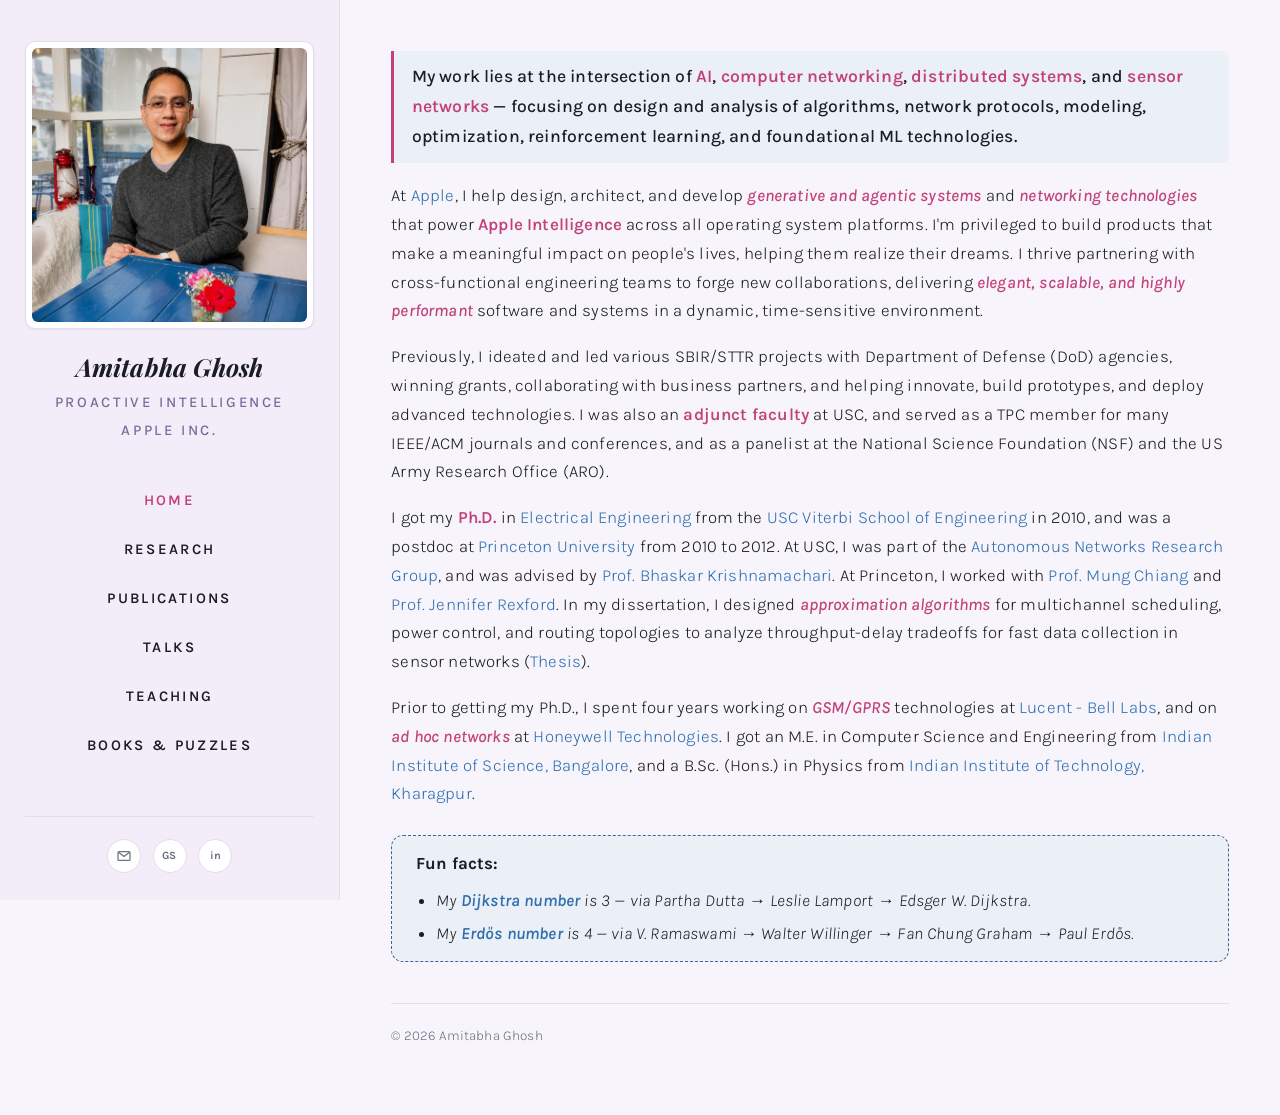
<file: index.html>
<!DOCTYPE html>
<html lang="en">
<head>
<meta charset="UTF-8">
<meta name="viewport" content="width=device-width, initial-scale=1">
<title>Amitabha Ghosh — Home</title>
<link rel="preconnect" href="https://fonts.googleapis.com">
<link rel="preconnect" href="https://fonts.gstatic.com" crossorigin>
<link
href="https://fonts.googleapis.com/css2?family=Karla:wght@300;400;600;700&family=Poppins:wght@600;700;800&family=Playfair+Display:ital,wght@1,700&display=swap"
rel="stylesheet">
<link rel="stylesheet" href="agstyle.css?v=31">
</head>
<body>

<aside class="sidebar">
	<div class="sidebar-photo">
		<img src="images/capecod_profile.png" alt="Amitabha Ghosh">
	</div>
	<h1>Amitabha Ghosh</h1>
	<p class="role">Proactive Intelligence<br><span class="company"><a href="https://www.apple.com" target="_blank">Apple Inc.</a></span></p>

	<ul class="sidebar-nav">
		<li><a href="index.html#main" class="active">Home</a></li>
		<li><a href="research.html#main">Research</a></li>
		<li><a href="publications.html#main">Publications</a></li>
		<li><a href="talks.html#main">Talks</a></li>
		<li><a href="teaching.html#main">Teaching</a></li>
		<li><a href="books-puzzles.html#main">Books & Puzzles</a></li>
	</ul>

	<div class="sidebar-contact">
		<a href="mailto:amitabha.ghosh@gmail.com" title="Email" aria-label="Email"><svg viewBox="0 0 20 20" fill="none" stroke="currentColor"
		stroke-width="1.6" stroke-linecap="round" stroke-linejoin="round"><rect x="2.5" y="4.5" width="15" height="11" rx="1.5"/><path d="M3.5 5.5l6.5 5
		6.5-5"/></svg></a>
		<a href="http://scholar.google.com/citations?user=pGLn8JwAAAAJ&hl=en" target="_blank" title="Google Scholar" aria-label="Google Scholar"><span
		style="font-weight:700;font-size:11px;">GS</span></a>
		<a href="https://www.linkedin.com/in/amitabha-ghosh/" target="_blank" title="LinkedIn" aria-label="LinkedIn"><span
		style="font-weight:700;font-size:11px;">in</span></a>
	</div>
</aside>

<button type="button" class="quicknav-toggle" aria-expanded="false" aria-label="Quick navigation">
	<span class="quicknav-bars"><span></span><span></span><span></span></span>
</button>
<div class="quicknav-panel">
	<nav aria-label="Quick navigation">
		<ul>
			<li><a href="index.html#main" class="active">Home</a></li>
			<li><a href="research.html#main">Research</a></li>
			<li><a href="publications.html#main">Publications</a></li>
			<li><a href="talks.html#main">Talks</a></li>
			<li><a href="teaching.html#main">Teaching</a></li>
			<li><a href="books-puzzles.html#main">Books & Puzzles</a></li>
		</ul>
	</nav>
</div>

<main class="main-content" id="main">
<div class="main-inner">

<div class="content reveal" id="intro">
	<p class="topic-lead">
	My work lies at the intersection of <strong>AI</strong>, <strong>computer networking</strong>, <strong>distributed systems</strong>, and
	<strong>sensor networks</strong> — focusing on design and analysis of algorithms, network protocols, modeling, optimization, reinforcement
	learning, and foundational ML technologies.
	</p>

	<p>
	At <a href="https://www.apple.com" target="_blank">Apple</a>, I help design, architect, and develop <em>generative and agentic systems</em> and <em>networking
	technologies</em> that power <strong>Apple Intelligence</strong> across all operating system platforms. I'm privileged to build products that
	make a meaningful impact on people's lives, helping them realize their dreams. I thrive partnering with cross-functional engineering teams to forge
	new collaborations, delivering <em>elegant, scalable, and highly performant</em> software and systems in a dynamic, time-sensitive environment.
	</p>
	<p>
	Previously, I ideated and led various SBIR/STTR projects with Department of Defense (DoD) agencies, winning grants, collaborating
	with business partners, and helping innovate, build prototypes, and deploy advanced technologies. I was also an <strong>adjunct faculty</strong> at USC, and served as
	a TPC member for many IEEE/ACM journals and conferences, and as a panelist at the National Science Foundation (NSF) and the US Army Research Office
	(ARO).
	</p>

	<p>
	I got my <strong>Ph.D.</strong> in <a href="http://ee.usc.edu" target="_blank">Electrical Engineering</a> from the <a href="http://www.usc.edu" target="_blank">USC
	Viterbi School of Engineering</a> in 2010, and was a postdoc at <a href="http://www.princeton.edu" target="_blank">Princeton University</a> from 2010
	to 2012. At USC, I was part of the <a href="http://anrg.usc.edu" target="_blank">Autonomous Networks Research Group</a>, and was advised by <a
	href="http://ceng.usc.edu/~bkrishna" target="_blank">Prof. Bhaskar Krishnamachari</a>. At Princeton, I worked with <a
	href="https://www.northwestern.edu/president/bio/" target="_blank">Prof. Mung Chiang</a> and <a href="http://www.cs.princeton.edu/~jrex/"
	target="_blank">Prof. Jennifer Rexford</a>. In my dissertation, I designed <em>approximation algorithms</em> for multichannel scheduling, power control, and
	routing topologies to analyze throughput-delay tradeoffs for fast data collection in sensor networks (<a href="publications/PhDThesis-Dec-2010.pdf">Thesis</a>).
	</p>
	<p>
	Prior to getting my Ph.D., I spent four years working on <em>GSM/GPRS</em> technologies at <a href="https://en.wikipedia.org/wiki/Lucent" target="_blank">
	Lucent - Bell Labs</a>, and on <em>ad hoc networks</em> at <a href="http://www.honeywell.com" target="_blank">Honeywell Technologies</a>. I
	got an M.E. in Computer Science and Engineering from <a href="http://www.iisc.ernet.in/" target="_blank">Indian Institute of Science, Bangalore</a>,
	and a B.Sc. (Hons.) in Physics from <a href="http://www.iitkgp.ac.in/" target="_blank">Indian Institute of Technology, Kharagpur</a>.
	</p>
	<div class="fun-card">
		<p class="fun-card-label">Fun facts:</p>
		<ul class="fun-card-list">
			<li>My <a href="https://www.csauthors.net/distance/amitabha-ghosh/edsger-w-dijkstra" target="_blank">Dijkstra number</a> is 3 — via Partha Dutta
			&rarr; Leslie Lamport &rarr; Edsger W. Dijkstra.</li>
			<li>My <a href="https://www.csauthors.net/distance/vaidyanathan-ramaswami/paul-erdos" target="_blank">Erdős number</a> is 4 — via V. Ramaswami
			&rarr; Walter Willinger &rarr; Fan Chung Graham &rarr; Paul Erdős.</li>
		</ul>
	</div>
</div>

<footer class="site-footer">
	&copy; 2026 Amitabha Ghosh
</footer>

</div>
</main>

<script>
(function () {
	var els = document.querySelectorAll('.reveal');
	if ('IntersectionObserver' in window) {
		var obs = new IntersectionObserver(function (entries) {
			entries.forEach(function (entry) {
				if (entry.isIntersecting) {
					entry.target.classList.add('in-view');
					obs.unobserve(entry.target);
				}
			});
		}, { threshold: 0.1 });
		els.forEach(function (el) { obs.observe(el); });
	} else {
		els.forEach(function (el) { el.classList.add('in-view'); });
	}
})();
</script>

<script src="site.js?v=7"></script>
</body>
</html>
</file>
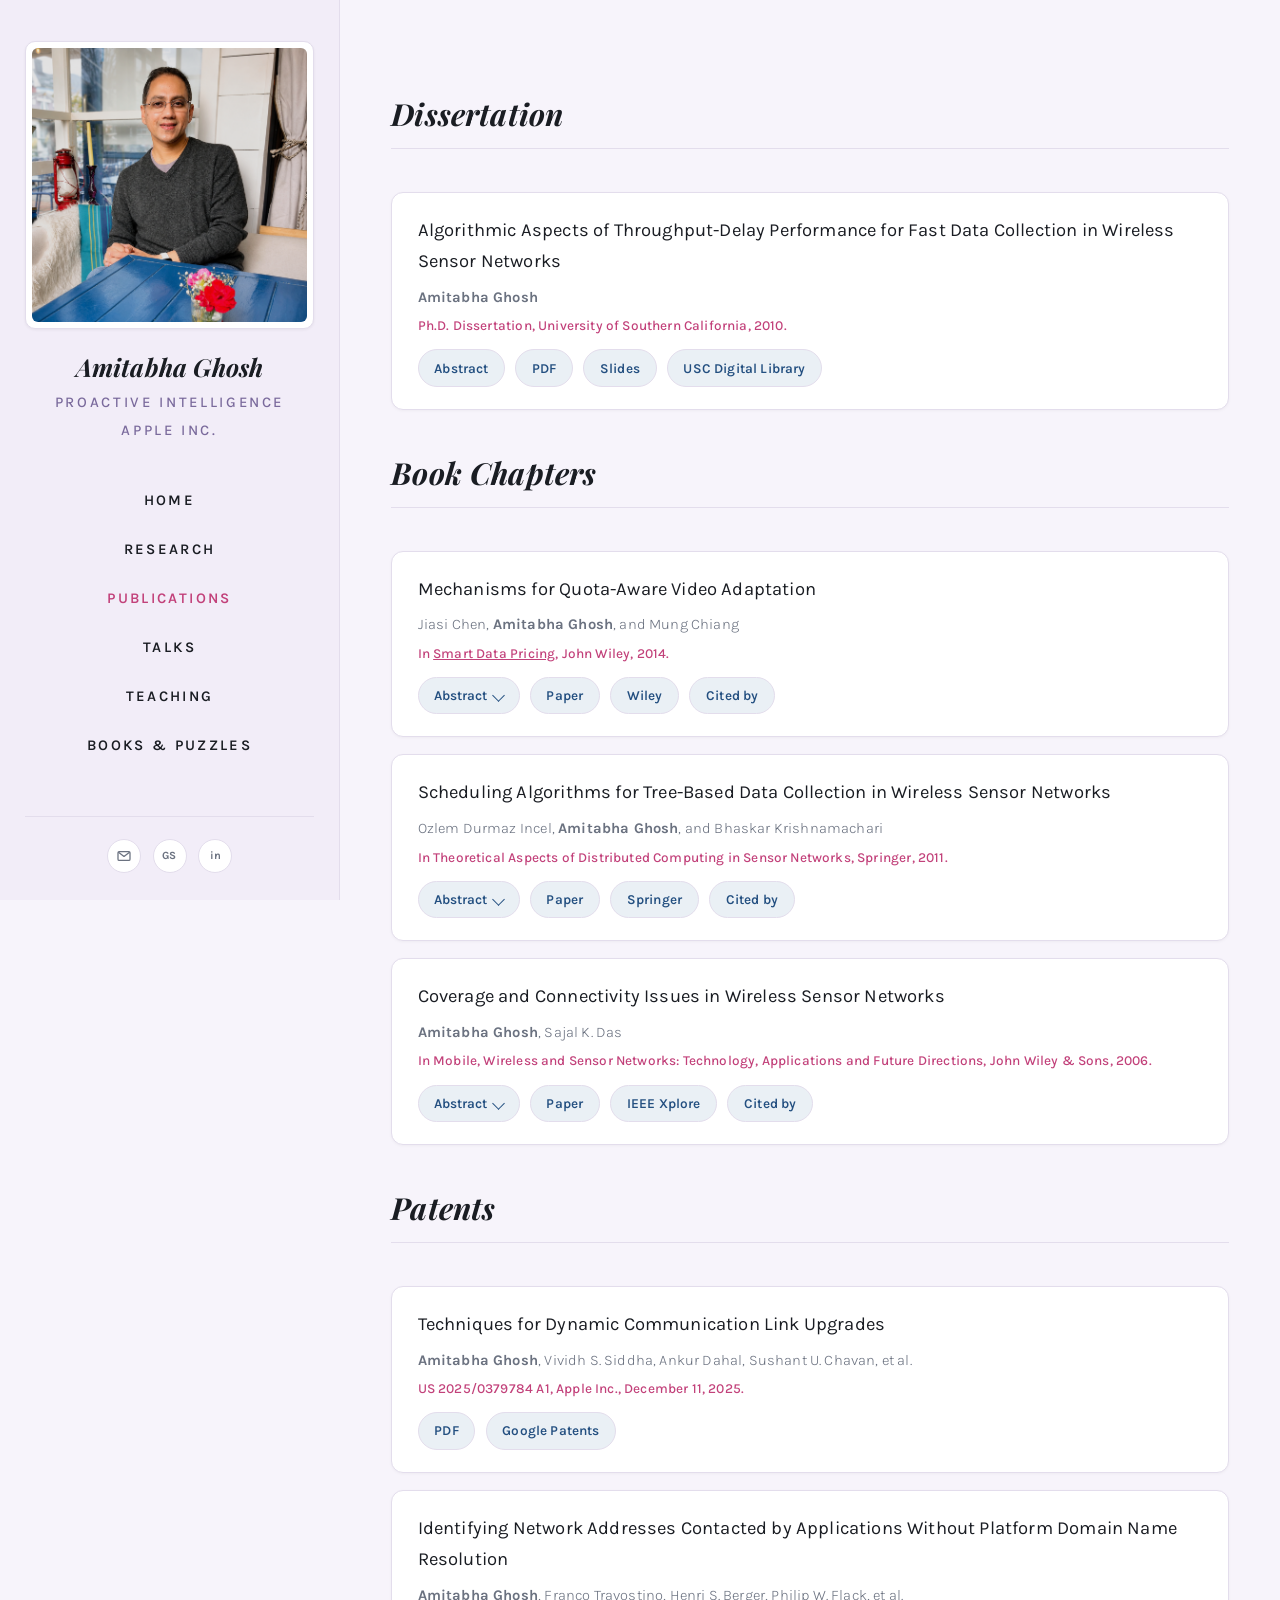
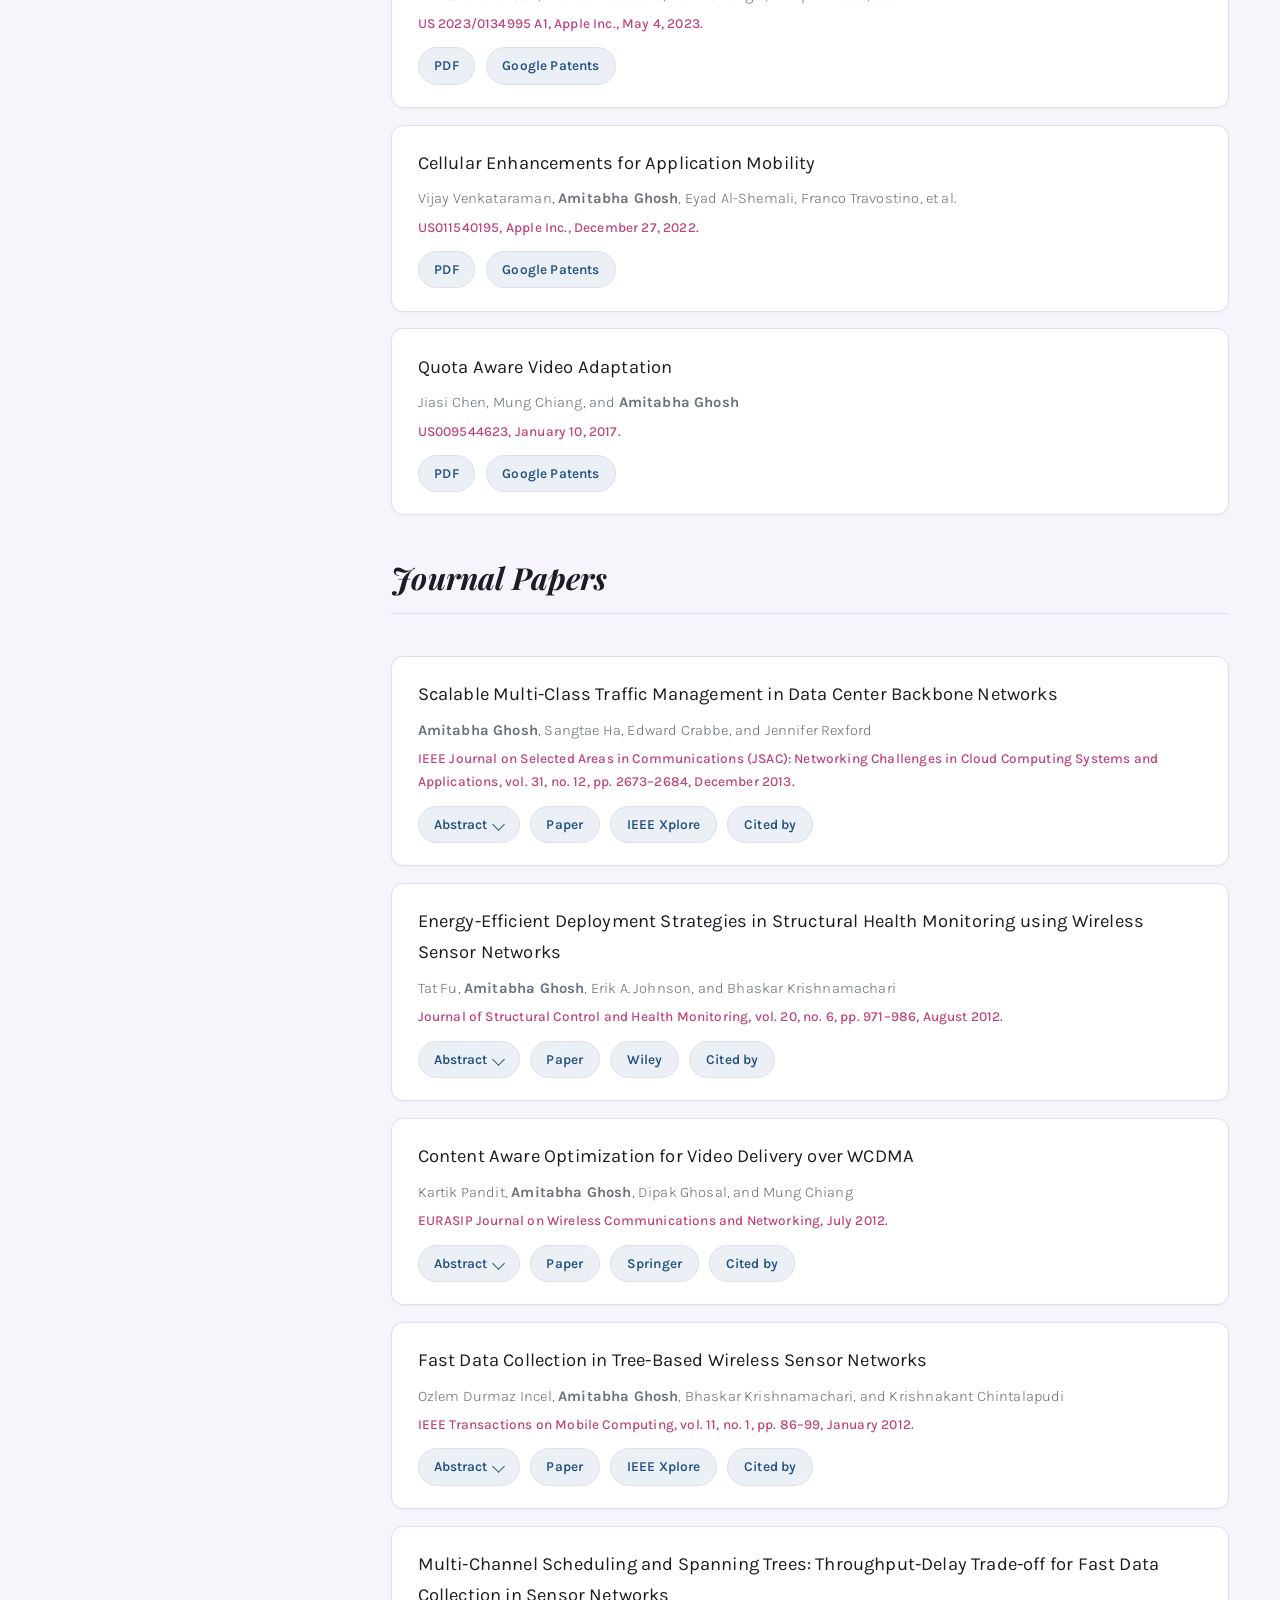
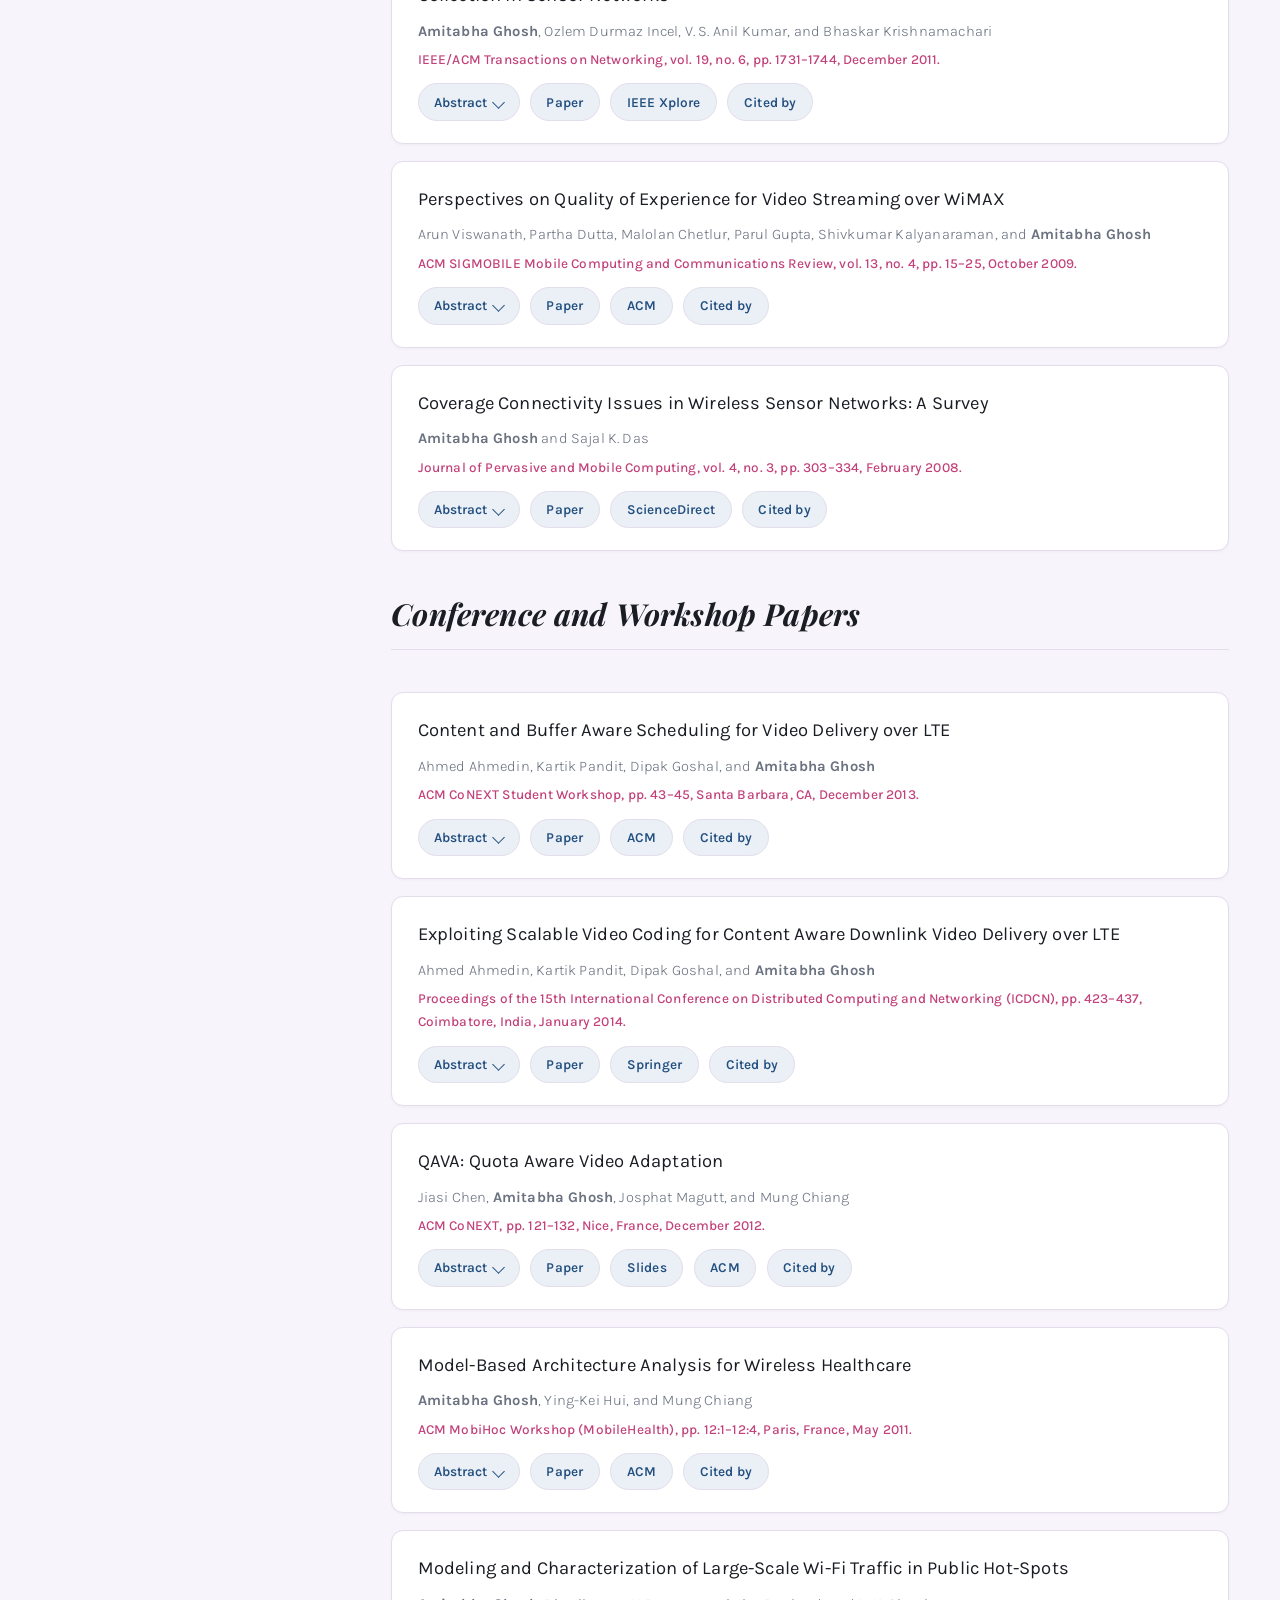
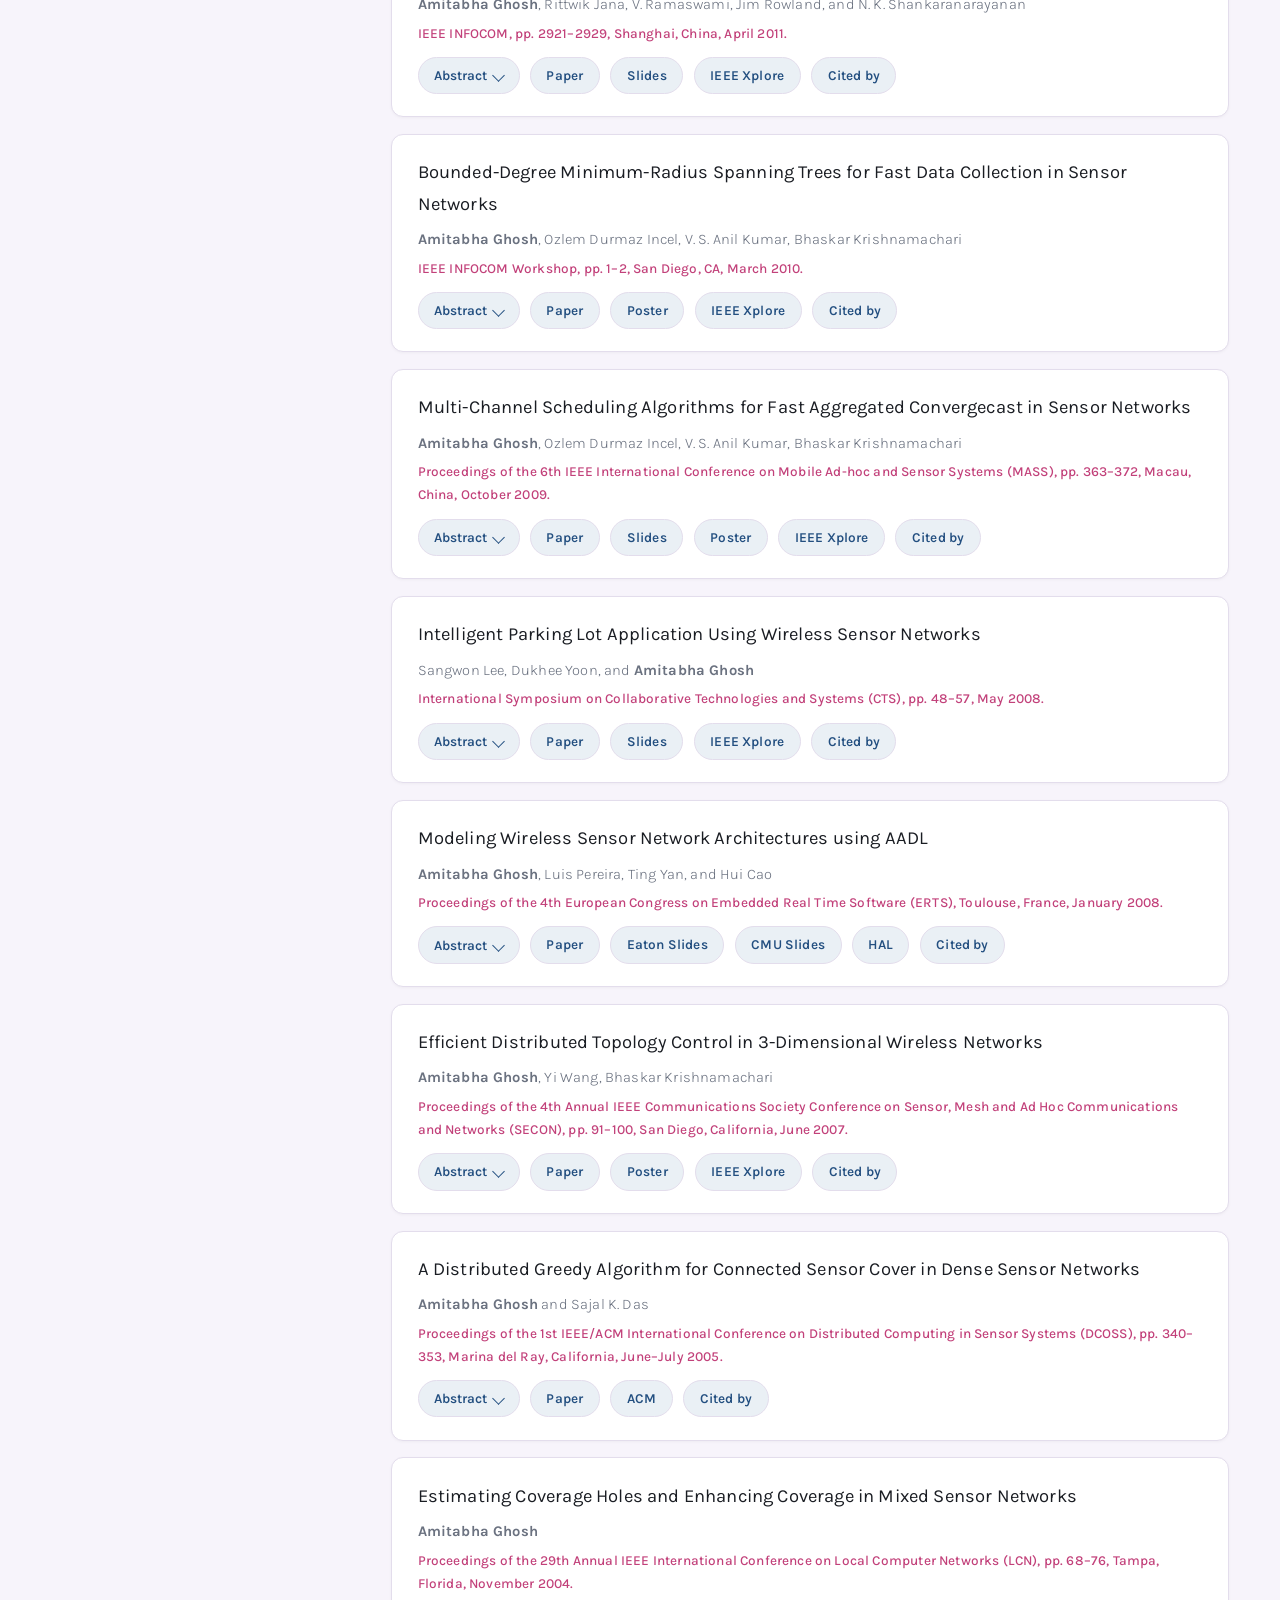
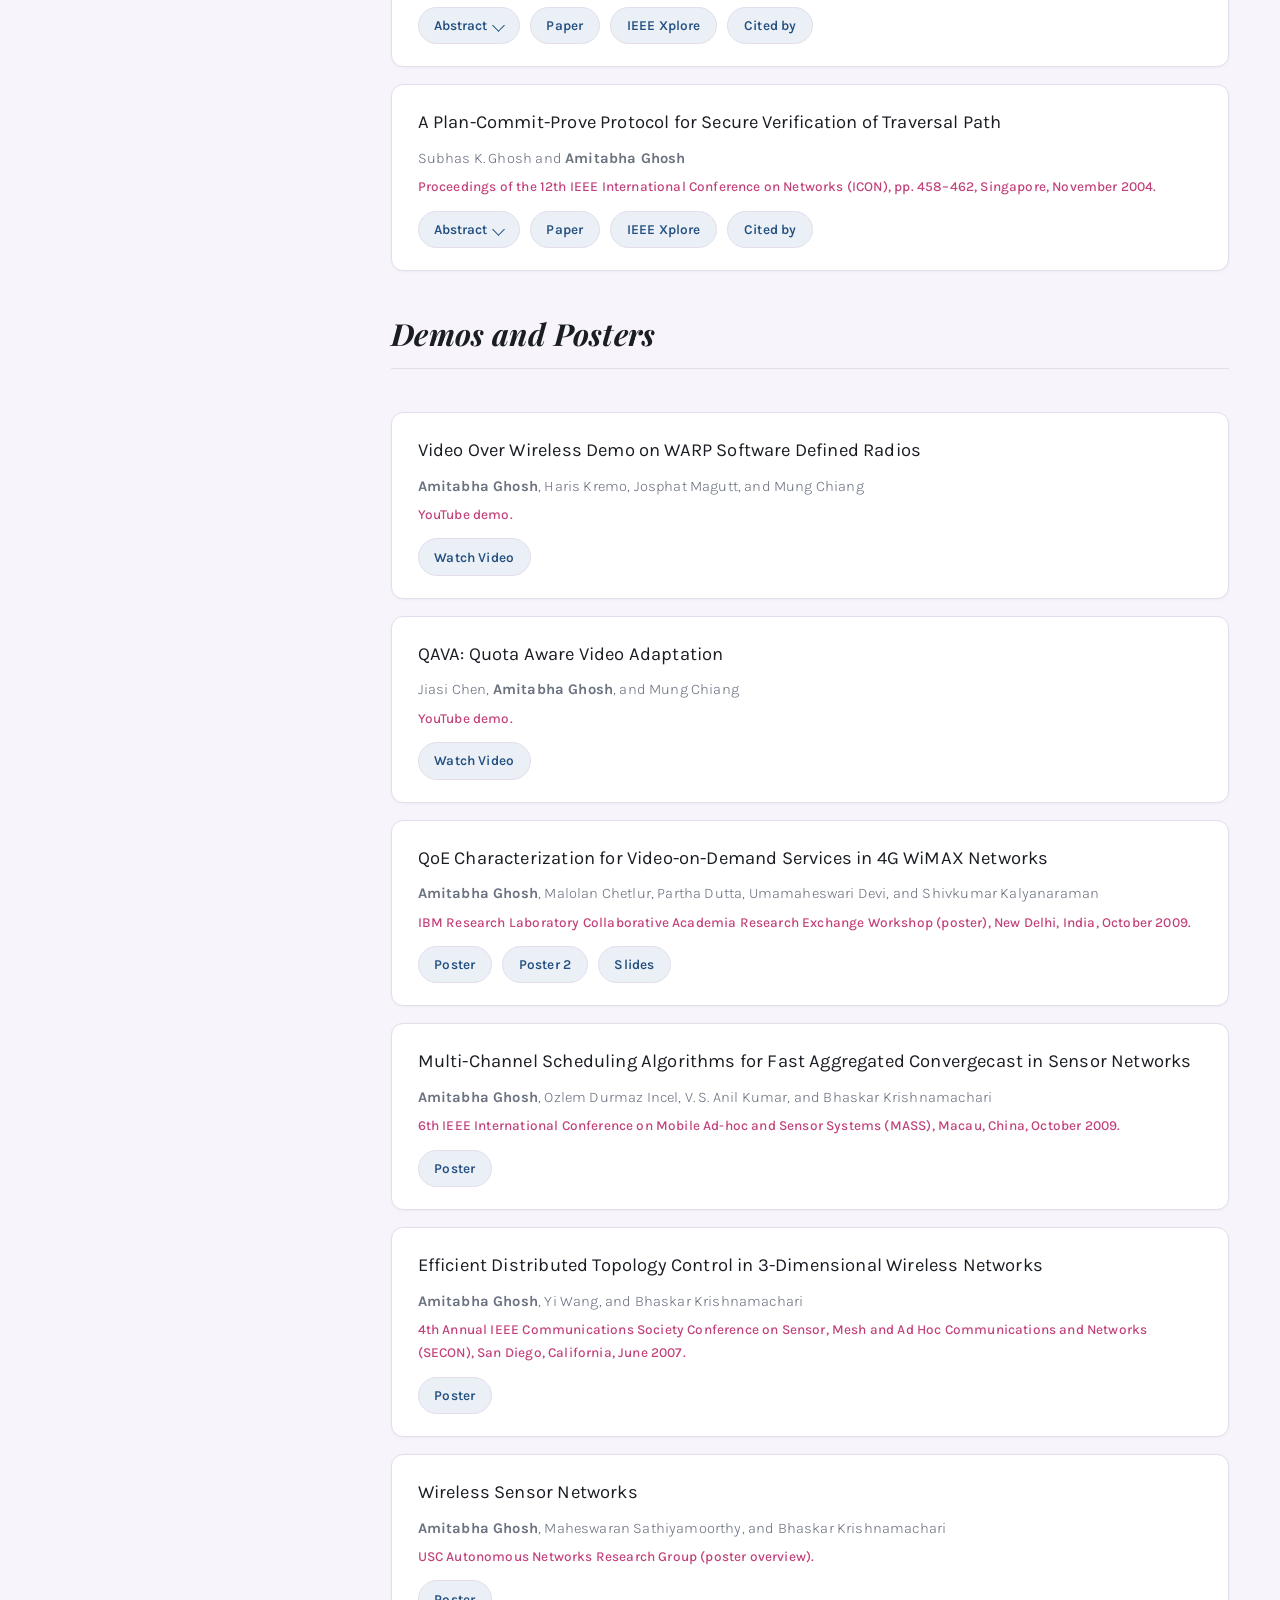
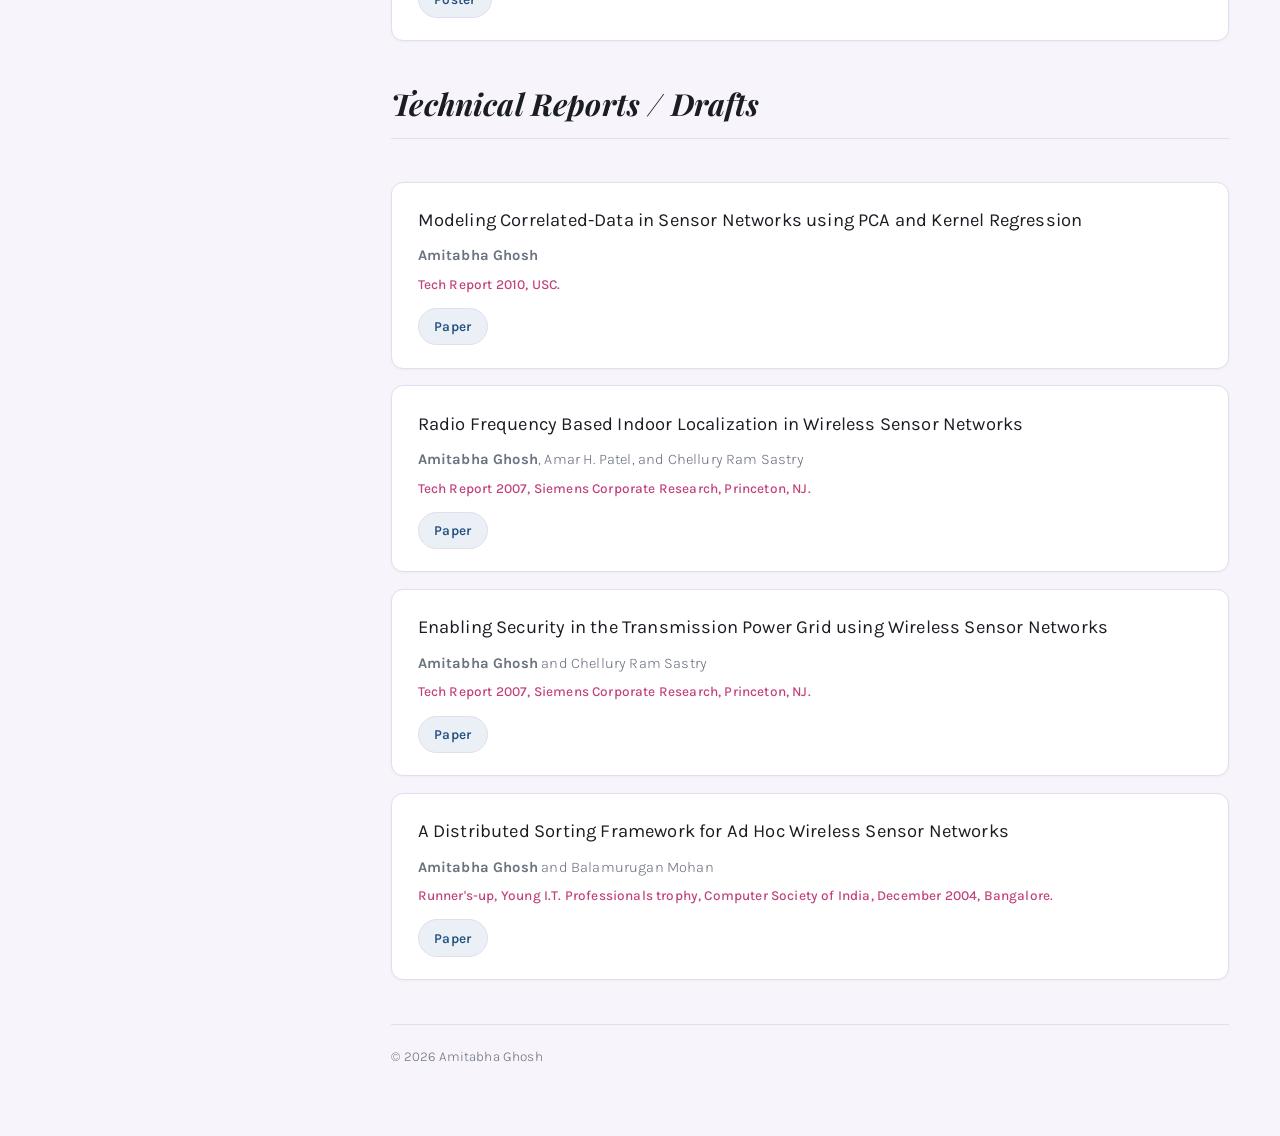
<file: publications.html>
<!DOCTYPE html>
<html lang="en">
<head>
<meta charset="UTF-8">
<meta name="viewport" content="width=device-width, initial-scale=1">
<title>Amitabha Ghosh — Publications</title>
<link rel="preconnect" href="https://fonts.googleapis.com">
<link rel="preconnect" href="https://fonts.gstatic.com" crossorigin>
<link href="https://fonts.googleapis.com/css2?family=Karla:wght@300;400;600;700&family=Poppins:wght@600;700;800&family=Playfair+Display:ital,wght@1,700&display=swap" rel="stylesheet">
<link rel="stylesheet" href="agstyle.css?v=31">
</head>
<body>

<aside class="sidebar">
	<div class="sidebar-photo">
		<img src="images/capecod_profile.png" alt="Amitabha Ghosh">
	</div>
	<h1>Amitabha Ghosh</h1>
	<p class="role">Proactive Intelligence<br><span class="company"><a href="https://www.apple.com" target="_blank">Apple Inc.</a></span></p>

	<ul class="sidebar-nav">
		<li><a href="index.html#main">Home</a></li>
		<li><a href="research.html#main">Research</a></li>
		<li><a href="publications.html#main" class="active">Publications</a></li>
		<li><a href="talks.html#main">Talks</a></li>
		<li><a href="teaching.html#main">Teaching</a></li>
		<li><a href="books-puzzles.html#main">Books & Puzzles</a></li>
	</ul>

	<div class="sidebar-contact">
		<a href="mailto:amitabha.ghosh@gmail.com" title="Email" aria-label="Email"><svg viewBox="0 0 20 20" fill="none" stroke="currentColor" stroke-width="1.6" stroke-linecap="round" stroke-linejoin="round"><rect x="2.5" y="4.5" width="15" height="11" rx="1.5"/><path d="M3.5 5.5l6.5 5 6.5-5"/></svg></a>
		<a href="http://scholar.google.com/citations?user=pGLn8JwAAAAJ&hl=en" target="_blank" title="Google Scholar" aria-label="Google Scholar"><span style="font-weight:700;font-size:11px;">GS</span></a>
		<a href="https://www.linkedin.com/in/amitabha-ghosh/" target="_blank" title="LinkedIn" aria-label="LinkedIn"><span style="font-weight:700;font-size:11px;">in</span></a>
	</div>
</aside>

<button type="button" class="quicknav-toggle" aria-expanded="false" aria-label="Quick navigation">
	<span class="quicknav-bars"><span></span><span></span><span></span></span>
</button>
<div class="quicknav-panel">
	<nav aria-label="Quick navigation">
		<ul>
			<li><a href="index.html#main">Home</a></li>
			<li><a href="research.html#main">Research</a></li>
			<li><a href="publications.html#main" class="active">Publications</a></li>
			<li><a href="talks.html#main">Talks</a></li>
			<li><a href="teaching.html#main">Teaching</a></li>
			<li><a href="books-puzzles.html#main">Books & Puzzles</a></li>
		</ul>
	</nav>
</div>

<main class="main-content" id="main">
<div class="main-inner">

<div id="publications">

	<div class="entry-category reveal">
		<h2>Dissertation</h2>
		<div class="entry">
			<a class="entry-title" href="publications/PhDThesis-Dec-2010.pdf">Algorithmic Aspects of Throughput-Delay Performance for Fast Data Collection in Wireless Sensor Networks</a>
			<p class="entry-authors"><strong>Amitabha Ghosh</strong></p>
			<p class="entry-venue">Ph.D. Dissertation, University of Southern California, 2010.</p>
			<div class="entry-actions">
				<a class="pill-btn" href="publications/Defense-abstract.pdf">Abstract</a>
				<a class="pill-btn" href="publications/PhDThesis-Dec-2010.pdf">PDF</a>
				<a class="pill-btn" href="publications/Defense-slides.pdf">Slides</a>
				<a class="pill-btn" href="https://digitallibrary.usc.edu/C.aspx?VP3=pdfviewer&rid=2A3BF1F4JWA9">USC Digital Library</a>
			</div>
		</div>
	</div>

	<div class="entry-category reveal">
		<h2>Book Chapters</h2>
		<div class="entry">
			<a class="entry-title" href="publications/BookChapter-QAVA-2013.pdf">Mechanisms for Quota-Aware Video Adaptation</a>
			<p class="entry-authors">Jiasi Chen, <strong>Amitabha Ghosh</strong>, and Mung Chiang</p>
			<p class="entry-venue">In <a href="http://www.amazon.com/Pricing-Information-Communication-Technology-Series/dp/1118611667/">Smart Data Pricing</a>, John Wiley, 2014.</p>
			<div class="entry-actions">
				<button type="button" class="pill-btn abstract-toggle" aria-expanded="false">Abstract</button>
				<a class="pill-btn" href="publications/BookChapter-QAVA-2013.pdf">Paper</a>
				<a class="pill-btn" href="https://onlinelibrary.wiley.com/doi/10.1002/9781118899250.ch16">Wiley</a>
				<a class="pill-btn" href="https://scholar.google.com/scholar?q=%22Mechanisms%20for%20Quota-Aware%20Video%20Adaptation%22">Cited by</a>
			</div>
			<div class="entry-abstract" hidden>
				<p>Video traffic becoming dominant and usage-based pricing becoming prevalent are two increasingly <em>conflicting trends</em> in Internet applications. This chapter examines whether a consumer can stay within a monthly data quota without suffering a noticeable drop in video quality. We survey current approaches &mdash; including self-imposed usage warnings and existing video adaptation techniques &mdash; and present <strong>Quota Aware Video Adaptation (QAVA)</strong>, a system that manages this tradeoff by exploiting the <em>compressibility of video</em> and by predicting consumer usage behavior over a billing cycle.</p>
			</div>
		</div>
		<div class="entry">
			<a class="entry-title" href="publications/BookChapter-Scheduling-2011.pdf">Scheduling Algorithms for Tree-Based Data Collection in Wireless Sensor Networks</a>
			<p class="entry-authors">Ozlem Durmaz Incel, <strong>Amitabha Ghosh</strong>, and Bhaskar Krishnamachari</p>
			<p class="entry-venue">In Theoretical Aspects of Distributed Computing in Sensor Networks, Springer, 2011.</p>
			<div class="entry-actions">
				<button type="button" class="pill-btn abstract-toggle" aria-expanded="false">Abstract</button>
				<a class="pill-btn" href="publications/BookChapter-Scheduling-2011.pdf">Paper</a>
				<a class="pill-btn" href="https://link.springer.com/chapter/10.1007/978-3-642-14849-1_14">Springer</a>
				<a class="pill-btn" href="https://scholar.google.com/scholar?q=%22Scheduling%20Algorithms%20for%20Tree-Based%20Data%20Collection%20in%20Wireless%20Sensor%20Networks%22">Cited by</a>
			</div>
			<div class="entry-abstract" hidden>
				<p>Data collection is a fundamental operation in wireless sensor networks (WSN), where sensor nodes measure attributes about a phenomenon of interest and transmit their readings to a common base station. In this chapter, we survey contention-free <strong>time division multiple access (TDMA)</strong>-based scheduling protocols for such data collection applications over tree-based routing topologies. We classify the algorithms according to their common design objectives, identifying four as the most fundamental and most studied: (i) minimizing schedule length, (ii) minimizing latency, (iii) minimizing energy consumption, and (iv) maximizing fairness. We describe the pros and cons of the underlying design constraints and assumptions and provide a <em>taxonomy</em> according to these metrics, and discuss open problems together with future research directions.</p>
			</div>
		</div>
		<div class="entry">
			<a class="entry-title" href="publications/BookChapter-CoverageConnectivity-2006.pdf">Coverage and Connectivity Issues in Wireless Sensor Networks</a>
			<p class="entry-authors"><strong>Amitabha Ghosh</strong>, Sajal K. Das</p>
			<p class="entry-venue">In Mobile, Wireless and Sensor Networks: Technology, Applications and Future Directions, John Wiley &amp; Sons, 2006.</p>
			<div class="entry-actions">
				<button type="button" class="pill-btn abstract-toggle" aria-expanded="false">Abstract</button>
				<a class="pill-btn" href="publications/BookChapter-CoverageConnectivity-2006.pdf">Paper</a>
				<a class="pill-btn" href="https://ieeexplore.ieee.org/document/5237738">IEEE Xplore</a>
				<a class="pill-btn" href="https://scholar.google.com/scholar?q=%22Coverage%20and%20Connectivity%20Issues%20in%20Wireless%20Sensor%20Networks%22">Cited by</a>
			</div>
			<div class="entry-abstract" hidden>
				<p>Wireless sensor networks have inspired tremendous research interest since the mid-1990s, enabled by advances in low-cost, low-power, multifunctional sensor nodes that can sense, process, and communicate over short distances. This chapter surveys the fundamental problems of <strong>coverage</strong> and <strong>connectivity</strong> in wireless sensor networks &mdash; ensuring that a deployed network adequately senses its region of interest while remaining connected for reliable data delivery &mdash; and reviews <em>state-of-the-art algorithms</em> and techniques that address these challenges.</p>
			</div>
		</div>
	</div>

	<div class="entry-category reveal">
		<h2>Patents</h2>
		<div class="entry">
			<a class="entry-title" href="publications/ALU-Patent-2025.pdf">Techniques for Dynamic Communication Link Upgrades</a>
			<p class="entry-authors"><strong>Amitabha Ghosh</strong>, Vividh S. Siddha, Ankur Dahal, Sushant U. Chavan, et al.</p>
			<p class="entry-venue">US 2025/0379784 A1, Apple Inc., December 11, 2025.</p>
			<div class="entry-actions">
				<a class="pill-btn" href="publications/ALU-Patent-2025.pdf">PDF</a>
				<a class="pill-btn" href="https://patents.google.com/patent/US20250379784A1/en">Google Patents</a>
			</div>
		</div>
		<div class="entry">
			<a class="entry-title" href="publications/APR-Patent-2023.pdf">Identifying Network Addresses Contacted by Applications Without Platform Domain Name Resolution</a>
			<p class="entry-authors"><strong>Amitabha Ghosh</strong>, Franco Travostino, Henri S. Berger, Philip W. Flack, et al.</p>
			<p class="entry-venue">US 2023/0134995 A1, Apple Inc., May 4, 2023.</p>
			<div class="entry-actions">
				<a class="pill-btn" href="publications/APR-Patent-2023.pdf">PDF</a>
				<a class="pill-btn" href="https://patents.google.com/patent/US20230134995A1/en">Google Patents</a>
			</div>
		</div>
		<div class="entry">
			<a class="entry-title" href="publications/CellularEnhancementsForApplicationMobility-Patent-2022.pdf">Cellular Enhancements for Application Mobility</a>
			<p class="entry-authors">Vijay Venkataraman, <strong>Amitabha Ghosh</strong>, Eyad Al-Shemali, Franco Travostino, et al.</p>
			<p class="entry-venue">US011540195, Apple Inc., December 27, 2022.</p>
			<div class="entry-actions">
				<a class="pill-btn" href="publications/CellularEnhancementsForApplicationMobility-Patent-2022.pdf">PDF</a>
				<a class="pill-btn" href="https://patents.google.com/patent/US11540195B2/en">Google Patents</a>
			</div>
		</div>
		<div class="entry">
			<a class="entry-title" href="publications/QAVA-Patent-2017.pdf">Quota Aware Video Adaptation</a>
			<p class="entry-authors">Jiasi Chen, Mung Chiang, and <strong>Amitabha Ghosh</strong></p>
			<p class="entry-venue">US009544623, January 10, 2017.</p>
			<div class="entry-actions">
				<a class="pill-btn" href="publications/QAVA-Patent-2017.pdf">PDF</a>
				<a class="pill-btn" href="https://patents.google.com/patent/US9544623B2/">Google Patents</a>
			</div>
		</div>
	</div>

	<div class="entry-category reveal">
		<h2>Journal Papers</h2>
		<div class="entry">
			<a class="entry-title" href="publications/JSAC-2013.pdf">Scalable Multi-Class Traffic Management in Data Center Backbone Networks</a>
			<p class="entry-authors"><strong>Amitabha Ghosh</strong>, Sangtae Ha, Edward Crabbe, and Jennifer Rexford</p>
			<p class="entry-venue">IEEE Journal on Selected Areas in Communications (JSAC): Networking Challenges in Cloud Computing Systems and Applications, vol. 31, no. 12, pp. 2673&ndash;2684, December 2013.</p>
			<div class="entry-actions">
				<button type="button" class="pill-btn abstract-toggle" aria-expanded="false">Abstract</button>
				<a class="pill-btn" href="publications/JSAC-2013.pdf">Paper</a>
				<a class="pill-btn" href="https://ieeexplore.ieee.org/document/6678113">IEEE Xplore</a>
				<a class="pill-btn" href="https://scholar.google.com/scholar?q=%22Scalable%20Multi-Class%20Traffic%20Management%20in%20Data%20Center%20Backbone%20Networks%22">Cited by</a>
			</div>
			<div class="entry-abstract" hidden>
				<p>Large online service providers (OSPs) often build private backbone networks to interconnect data centers in multiple locations. These data centers house numerous applications that produce multiple classes of traffic with diverse performance objectives. Applications in the same class may also have differences in relative importance to the OSP's core business. By controlling both the hosts and the routers, an OSP can perform both <strong>application rate-control</strong> and <strong>network routing</strong>. However, centralized management of both rates and routes does not scale due to excessive message-passing between the hosts, routers, and management systems; similarly, fully-distributed approaches do not scale and converge slowly. To overcome these issues, we investigate two <em>semi-centralized designs</em> that lie at practical points along the spectrum between fully-distributed and fully-centralized solutions, achieving scalability by distributing computation across multiple tiers of an optimization machinery. Using optimization, we show that both designs provably maximize the aggregate utility over all traffic classes. Simulations on realistic backbones show that the 3-tier design is more scalable, but converges slower than the 2-tier design.</p>
			</div>
		</div>
		<div class="entry">
			<a class="entry-title" href="publications/SCHM-2013.pdf">Energy-Efficient Deployment Strategies in Structural Health Monitoring using Wireless Sensor Networks</a>
			<p class="entry-authors">Tat Fu, <strong>Amitabha Ghosh</strong>, Erik A. Johnson, and Bhaskar Krishnamachari</p>
			<p class="entry-venue">Journal of Structural Control and Health Monitoring, vol. 20, no. 6, pp. 971&ndash;986, August 2012.</p>
			<div class="entry-actions">
				<button type="button" class="pill-btn abstract-toggle" aria-expanded="false">Abstract</button>
				<a class="pill-btn" href="publications/SCHM-2013.pdf">Paper</a>
				<a class="pill-btn" href="https://onlinelibrary.wiley.com/doi/abs/10.1002/stc.1510">Wiley</a>
				<a class="pill-btn" href="https://scholar.google.com/scholar?q=%22Energy-Efficient%20Deployment%20Strategies%20in%20Structural%20Health%20Monitoring%20using%20Wireless%20Sensor%20Networks%22">Cited by</a>
			</div>
			<div class="entry-abstract" hidden>
				<p>Structural health monitoring using wireless sensor networks has drawn considerable attention in recent years. The ease of deployment of tiny wireless devices coupled with sensors and actuators enhances the data collection process and makes prognostic and preventive maintenance of an infrastructure much easier. In this paper, the <strong>deployment problem</strong> is considered for finding node locations to reliably diagnose the health of a structure while consuming minimum energy during data collection. A simple shear structure is considered and <em>modal analysis</em> is performed; the example verifies the expectation that placing nodes further apart reduces mode shape errors but increases energy consumption during data collection. A <strong>min-max, energy-balanced routing tree</strong> and an optimal grid separation formulation are proposed that minimize energy consumption while providing fine-grain measurements.</p>
			</div>
		</div>
		<div class="entry">
			<a class="entry-title" href="publications/EURASIP-2012.pdf">Content Aware Optimization for Video Delivery over WCDMA</a>
			<p class="entry-authors">Kartik Pandit, <strong>Amitabha Ghosh</strong>, Dipak Ghosal, and Mung Chiang</p>
			<p class="entry-venue">EURASIP Journal on Wireless Communications and Networking, July 2012.</p>
			<div class="entry-actions">
				<button type="button" class="pill-btn abstract-toggle" aria-expanded="false">Abstract</button>
				<a class="pill-btn" href="publications/EURASIP-2012.pdf">Paper</a>
				<a class="pill-btn" href="https://link.springer.com/article/10.1186/1687-1499-2012-217">Springer</a>
				<a class="pill-btn" href="https://scholar.google.com/scholar?q=%22Content%20Aware%20Optimization%20for%20Video%20Delivery%20over%20WCDMA%22">Cited by</a>
			</div>
			<div class="entry-abstract" hidden>
				<p>A content-aware networking framework for transmitting video on the uplink of a Wideband Code Division Multiple Access (WCDMA) cellular network is studied in this article. We consider a multi-user scenario and exploit the underlying structure of the video content to optimally schedule frames in order to minimize the total distortion of video quality across all users. In particular, we propose a novel <strong>Content-Aware Distortion Fair (CADF)</strong> scheme that determines, between multiple flows, the best set of frames to schedule using optimal transmit power, while meeting interference and delay constraints. The optimization problem is considered on the timescale of a single Group of Pictures, and is formulated as a restricted <em>Multiple Knapsack Problem</em>. A key contribution of this study is evaluating the CADF scheme on a Qualcomm 3G emulator, and conducting rate control experiments with different types of emulated channel conditions. Our experimental results show that the CADF scheme significantly reduces video distortion compared to the existing Foschini-Miljanic closed-loop distributed power control algorithm implemented on the WCDMA uplink.</p>
			</div>
		</div>
		<div class="entry">
			<a class="entry-title" href="publications/TMC-Jan2012.pdf">Fast Data Collection in Tree-Based Wireless Sensor Networks</a>
			<p class="entry-authors">Ozlem Durmaz Incel, <strong>Amitabha Ghosh</strong>, Bhaskar Krishnamachari, and Krishnakant Chintalapudi</p>
			<p class="entry-venue">IEEE Transactions on Mobile Computing, vol. 11, no. 1, pp. 86&ndash;99, January 2012.</p>
			<div class="entry-actions">
				<button type="button" class="pill-btn abstract-toggle" aria-expanded="false">Abstract</button>
				<a class="pill-btn" href="publications/TMC-Jan2012.pdf">Paper</a>
				<a class="pill-btn" href="https://ieeexplore.ieee.org/document/5710940">IEEE Xplore</a>
				<a class="pill-btn" href="https://scholar.google.com/scholar?q=%22Fast%20Data%20Collection%20in%20Tree-Based%20Wireless%20Sensor%20Networks%22">Cited by</a>
			</div>
			<div class="entry-abstract" hidden>
				<p>We investigate the following fundamental question: how fast can information be collected from a wireless sensor network organized as a tree? To address this, we explore and evaluate a number of different techniques using realistic simulation models under the many-to-one communication paradigm known as <strong>convergecast</strong>. We first consider time scheduling on a single frequency channel with the aim of minimizing the number of time slots required (<em>schedule length</em>) to complete a convergecast. Next, we combine scheduling with transmission power control to mitigate the effects of interference, and show that while power control helps reduce the schedule length under a single frequency, scheduling transmissions using <strong>multiple frequencies</strong> is more efficient. We give lower bounds on the schedule length when interference is completely eliminated, and propose algorithms that achieve these bounds. We also evaluate various channel assignment methods, and find empirically that for moderate size networks of about 100 nodes, multifrequency scheduling can suffice to eliminate most interference &mdash; after which the data collection rate is limited by the topology of the routing tree rather than by interference. To this end, we construct degree-constrained spanning trees and capacitated minimal spanning trees, showing significant improvement in scheduling performance over different deployment densities.</p>
			</div>
		</div>
		<div class="entry">
			<a class="entry-title" href="publications/TON-Dec2011.pdf">Multi-Channel Scheduling and Spanning Trees: Throughput-Delay Trade-off for Fast Data Collection in Sensor Networks</a>
			<p class="entry-authors"><strong>Amitabha Ghosh</strong>, Ozlem Durmaz Incel, V. S. Anil Kumar, and Bhaskar Krishnamachari</p>
			<p class="entry-venue">IEEE/ACM Transactions on Networking, vol. 19, no. 6, pp. 1731&ndash;1744, December 2011.</p>
			<div class="entry-actions">
				<button type="button" class="pill-btn abstract-toggle" aria-expanded="false">Abstract</button>
				<a class="pill-btn" href="publications/TON-Dec2011.pdf">Paper</a>
				<a class="pill-btn" href="https://ieeexplore.ieee.org/document/5768047">IEEE Xplore</a>
				<a class="pill-btn" href="https://scholar.google.com/scholar?q=%22Multi-Channel%20Scheduling%20and%20Spanning%20Trees%3A%20Throughput-Delay%20Trade-off%20for%20Fast%20Data%20Collection%20in%20Sensor%20Networks%22">Cited by</a>
			</div>
			<div class="entry-abstract" hidden>
				<p>We investigate the tradeoff between two mutually conflicting performance objectives &mdash; <em>throughput</em> and <em>delay</em> &mdash; for fast, periodic data collection in tree-based sensor networks arbitrarily deployed in 2-D. Two primary factors that affect the data collection rate and timeliness are: (1) efficiency of the link scheduling protocol, and (2) structure of the routing tree in terms of its node degrees and radius. We utilize multiple frequency channels and design an efficient link scheduling protocol that gives a <strong>constant factor approximation</strong> on the optimal throughput in delivering aggregated data from all nodes to the sink. To minimize the maximum delay subject to a given throughput bound, we also design a bicriteria approximation algorithm to construct a <strong>Bounded-Degree Minimum-Radius Spanning Tree</strong>. We evaluate the efficiency of our algorithms on different types of spanning trees and show that multichannel scheduling, combined with optimal routing topologies, can achieve the best of both worlds in maximizing the aggregated data collection rate while minimizing the maximum packet delay.</p>
			</div>
		</div>
		<div class="entry">
			<a class="entry-title" href="publications/MC2R-Oct2009.pdf">Perspectives on Quality of Experience for Video Streaming over WiMAX</a>
			<p class="entry-authors">Arun Viswanath, Partha Dutta, Malolan Chetlur, Parul Gupta, Shivkumar Kalyanaraman, and <strong>Amitabha Ghosh</strong></p>
			<p class="entry-venue">ACM SIGMOBILE Mobile Computing and Communications Review, vol. 13, no. 4, pp. 15&ndash;25, October 2009.</p>
			<div class="entry-actions">
				<button type="button" class="pill-btn abstract-toggle" aria-expanded="false">Abstract</button>
				<a class="pill-btn" href="publications/MC2R-Oct2009.pdf">Paper</a>
				<a class="pill-btn" href="https://dl.acm.org/doi/abs/10.1145/1740437.1740440">ACM</a>
				<a class="pill-btn" href="https://scholar.google.com/scholar?q=%22Perspectives%20on%20Quality%20of%20Experience%20for%20Video%20Streaming%20over%20WiMAX%22">Cited by</a>
			</div>
			<div class="entry-abstract" hidden>
				<p>The advent of broadband wireless networks, such as WiMAX, is paving the way for widespread deployment of high-bandwidth video streaming services for mobile users. To provide acceptable end-to-end performance in such a network, it is important to monitor the <strong>Quality of Experience (QoE)</strong> of the user, since inherent variability in the wireless channel can undermine video quality significantly. This paper undertakes a simulation study to evaluate the user's QoE (using PSNR as the representative metric) when video is streamed from a source to a Mobile Station via a WiMAX Base Station. In particular, we explore the impact of (1) the reserved rate at the Base Station, (2) the <em>Modulation and Coding Scheme</em> employed, (3) the distance between Base Station and Mobile Station, and (4) the tolerable end-to-end delay, on the QoE. Our results point to various trade-offs among these parameters, which can be effectively used to manage the user's viewing experience under varying channel conditions and resource constraints.</p>
			</div>
		</div>
		<div class="entry">
			<a class="entry-title" href="publications/PMC-Feb2008.pdf">Coverage Connectivity Issues in Wireless Sensor Networks: A Survey</a>
			<p class="entry-authors"><strong>Amitabha Ghosh</strong> and Sajal K. Das</p>
			<p class="entry-venue">Journal of Pervasive and Mobile Computing, vol. 4, no. 3, pp. 303&ndash;334, February 2008.</p>
			<div class="entry-actions">
				<button type="button" class="pill-btn abstract-toggle" aria-expanded="false">Abstract</button>
				<a class="pill-btn" href="publications/PMC-Feb2008.pdf">Paper</a>
				<a class="pill-btn" href="https://www.sciencedirect.com/science/article/abs/pii/S1574119208000187">ScienceDirect</a>
				<a class="pill-btn" href="https://scholar.google.com/scholar?q=%22Coverage%20Connectivity%20Issues%20in%20Wireless%20Sensor%20Networks%3A%20A%20Survey%22">Cited by</a>
			</div>
			<div class="entry-abstract" hidden>
				<p>Sensing coverage and network connectivity are two of the most fundamental problems in wireless sensor networks. Finding an optimal node deployment strategy that minimizes cost, reduces computation and communication overhead, is resilient to node failures, and provides a high degree of coverage with network connectivity is extremely challenging. <strong>Coverage</strong> and <strong>connectivity</strong> together can be treated as a measure of quality of service in a sensor network, telling us how well each point in the region is covered and how accurate the gathered information is. In this survey article, we present and compare several <em>state-of-the-art algorithms</em> and techniques that aim to address this coverage-connectivity issue.</p>
			</div>
		</div>
	</div>

	<div class="entry-category reveal">
		<h2>Conference and Workshop Papers</h2>
		<div class="entry">
			<a class="entry-title" href="publications/CoNEXT-SW-2013.pdf">Content and Buffer Aware Scheduling for Video Delivery over LTE</a>
			<p class="entry-authors">Ahmed Ahmedin, Kartik Pandit, Dipak Goshal, and <strong>Amitabha Ghosh</strong></p>
			<p class="entry-venue">ACM CoNEXT Student Workshop, pp. 43&ndash;45, Santa Barbara, CA, December 2013.</p>
			<div class="entry-actions">
				<button type="button" class="pill-btn abstract-toggle" aria-expanded="false">Abstract</button>
				<a class="pill-btn" href="publications/CoNEXT-SW-2013.pdf">Paper</a>
				<a class="pill-btn" href="https://dl.acm.org/doi/10.1145/2537148.2537158">ACM</a>
				<a class="pill-btn" href="https://scholar.google.com/scholar?q=%22Content%20and%20Buffer%20Aware%20Scheduling%20for%20Video%20Delivery%20over%20LTE%22">Cited by</a>
			</div>
			<div class="entry-abstract" hidden>
				<p>We propose a content and buffer aware Long Term Evolution (LTE) downlink scheduler for allocating radio resources to multiple users requesting Scalable Video Coding (SVC) encoded videos from a server. The scheduler adaptively controls the video quality by assigning <strong>physical resource blocks (PRBs)</strong> to users based on the requested video type, device capability, channel quality, and <em>buffer state</em> in the user equipment. The scheduler maximizes the average video quality across all users for a limited number of PRBs, and can be installed in existing LTE systems without additional equipment and with very limited signaling overhead.</p>
			</div>
		</div>
		<div class="entry">
			<a class="entry-title" href="publications/ICDCN-2014.pdf">Exploiting Scalable Video Coding for Content Aware Downlink Video Delivery over LTE</a>
			<p class="entry-authors">Ahmed Ahmedin, Kartik Pandit, Dipak Goshal, and <strong>Amitabha Ghosh</strong></p>
			<p class="entry-venue">Proceedings of the 15th International Conference on Distributed Computing and Networking (ICDCN), pp. 423&ndash;437, Coimbatore, India, January 2014.</p>
			<div class="entry-actions">
				<button type="button" class="pill-btn abstract-toggle" aria-expanded="false">Abstract</button>
				<a class="pill-btn" href="publications/ICDCN-2014.pdf">Paper</a>
				<a class="pill-btn" href="https://link.springer.com/chapter/10.1007/978-3-642-45249-9_28">Springer</a>
				<a class="pill-btn" href="https://scholar.google.com/scholar?q=%22Exploiting%20Scalable%20Video%20Coding%20for%20Content%20Aware%20Downlink%20Video%20Delivery%20over%20LTE%22">Cited by</a>
			</div>
			<div class="entry-abstract" hidden>
				<p>We propose a content aware scheduler to allocate resources for video delivery on the downlink of a Long Term Evolution (LTE) network. We consider multiple users who subscribe to a video streaming service and request videos encoded in H.264 Scalable Video Coding format. The scheduler maximizes the average video quality across all users by assigning resource blocks based on device capabilities, link qualities, and available resources, measuring video quality using two full reference metrics: <strong>PSNR</strong> and <strong>SSIM</strong>. We formulate the video delivery problem first as an integer linear program (ILP), and then reduce it to the <em>multiple choice knapsack problem</em> (MCKP). To solve the MCKP, we propose two fast heuristics with reduced processing overhead at the eNodeB, and a fully polynomial-time approximate scheme (FPTAS) using dynamic programming and profit-scaling. Our evaluation results indicate that the heuristics are within a factor of &frac12; of the optimal, and the FPTAS is very close to the optimal obtained from an ILP solver. We also propose a signaling mechanism to implement the content aware scheduler in existing LTE systems, and evaluate the impact of signaling delay on video distortion using indoor and outdoor measurements collected from AT&amp;T and T-Mobile networks.</p>
			</div>
		</div>
		<div class="entry">
			<a class="entry-title" href="publications/CoNEXT-2012.pdf">QAVA: Quota Aware Video Adaptation</a>
			<p class="entry-authors">Jiasi Chen, <strong>Amitabha Ghosh</strong>, Josphat Magutt, and Mung Chiang</p>
			<p class="entry-venue">ACM CoNEXT, pp. 121&ndash;132, Nice, France, December 2012.</p>
			<div class="entry-actions">
				<button type="button" class="pill-btn abstract-toggle" aria-expanded="false">Abstract</button>
				<a class="pill-btn" href="publications/CoNEXT-2012.pdf">Paper</a>
				<a class="pill-btn" href="publications/CoNEXT-2012-slides.pdf">Slides</a>
				<a class="pill-btn" href="https://dl.acm.org/doi/10.1145/2413176.2413191">ACM</a>
				<a class="pill-btn" href="https://scholar.google.com/scholar?q=%22QAVA%3A%20Quota%20Aware%20Video%20Adaptation%22">Cited by</a>
			</div>
			<div class="entry-abstract" hidden>
				<p>Two emerging trends of Internet applications &mdash; video traffic becoming dominant and usage-based pricing becoming prevalent &mdash; are at odds with each other. Given this conflict, is there a way for users to stay within their monthly data plans (data quotas) without suffering a noticeable degradation in video quality? In this work, we develop an online video adaptation system, called <strong>Quota Aware Video Adaptation (QAVA)</strong>, that manages this tradeoff by leveraging the <em>compressibility of videos</em> and by predicting consumer usage behavior throughout a billing cycle. We propose the QAVA architecture and develop its main modules, including Stream Selection, User Profiling, and Video Profiling. Online algorithms are designed through dynamic programming and evaluated using real video request traces. Empirical results suggest that QAVA can provide an effective solution to the dilemma of usage-based pricing of heavy video traffic.</p>
			</div>
		</div>
		<div class="entry">
			<a class="entry-title" href="publications/MobileHealth-2011.pdf">Model-Based Architecture Analysis for Wireless Healthcare</a>
			<p class="entry-authors"><strong>Amitabha Ghosh</strong>, Ying-Kei Hui, and Mung Chiang</p>
			<p class="entry-venue">ACM MobiHoc Workshop (MobileHealth), pp. 12:1&ndash;12:4, Paris, France, May 2011.</p>
			<div class="entry-actions">
				<button type="button" class="pill-btn abstract-toggle" aria-expanded="false">Abstract</button>
				<a class="pill-btn" href="publications/MobileHealth-2011.pdf">Paper</a>
				<a class="pill-btn" href="https://dl.acm.org/doi/abs/10.1145/2007036.2007051">ACM</a>
				<a class="pill-btn" href="https://scholar.google.com/scholar?q=%22Model-Based%20Architecture%20Analysis%20for%20Wireless%20Healthcare%22">Cited by</a>
			</div>
			<div class="entry-abstract" hidden>
				<p>The primary challenges in deploying a wireless healthcare solution stem from real-time, distributed resource constraints, as well as stringent clinical requirements of reliability, safety, device interoperability, QoS guarantee, and privacy/security. Although optimized solutions exist for each individual element of the system, the complex, distributed, and concurrent interactions among multiple subsystems make <em>system integration</em> a costly bottleneck. We show that end-to-end modeling and analysis using the formalisms of architecture description languages like <strong>AADL</strong> can alleviate the hurdles of system integration and provide an effective way of addressing these challenges, thereby making deployments possible.</p>
			</div>
		</div>
		<div class="entry">
			<a class="entry-title" href="publications/Infocom-2011.pdf">Modeling and Characterization of Large-Scale Wi-Fi Traffic in Public Hot-Spots</a>
			<p class="entry-authors"><strong>Amitabha Ghosh</strong>, Rittwik Jana, V. Ramaswami, Jim Rowland, and N. K. Shankaranarayanan</p>
			<p class="entry-venue">IEEE INFOCOM, pp. 2921&ndash;2929, Shanghai, China, April 2011.</p>
			<div class="entry-actions">
				<button type="button" class="pill-btn abstract-toggle" aria-expanded="false">Abstract</button>
				<a class="pill-btn" href="publications/Infocom-2011.pdf">Paper</a>
				<a class="pill-btn" href="publications/Infocom-2011-slides.pdf">Slides</a>
				<a class="pill-btn" href="https://ieeexplore.ieee.org/document/5935132">IEEE Xplore</a>
				<a class="pill-btn" href="https://scholar.google.com/scholar?q=%22Modeling%20and%20Characterization%20of%20Large-Scale%20Wi-Fi%20Traffic%20in%20Public%20Hot-Spots%22">Cited by</a>
			</div>
			<div class="entry-abstract" hidden>
				<p>Server-side measurements from several Wi-Fi hot-spots deployed in a nationwide network over different types of venues, from small coffee
				shops to large enterprises, are used to highlight differences in traffic volumes and patterns. We develop a common <strong>modeling
				framework</strong> for the number of simultaneously present customers. Our approach has several novel elements: (a) we combine statistical
				clustering with <strong>Poisson regression</strong> from Generalized Linear Models to fit a non-stationary Poisson process to the arrival
				counts and demonstrate its remarkable accuracy; (b) we model the <em>heavy-tailed distribution</em> of connection durations by fitting a
				Phase Type distribution to its logarithm, so that not only the tail but also the overall distribution is well matched; (c) we obtain the
				distribution of the number of simultaneously present customers from an <strong>M<sub>t</sub>/G/&infin; queuing model</strong> using a novel
				regenerative argument that is transparent and avoids the customary assumption of the queue starting empty at an infinite past; and (d) most
				importantly, we <em>validate our models</em> by comparing their predictions and confidence intervals against test data not used in fitting
				the models.</p>
			</div>
		</div>
		<div class="entry">
			<a class="entry-title" href="publications/Infocom-2010.pdf">Bounded-Degree Minimum-Radius Spanning Trees for Fast Data Collection in Sensor Networks</a>
			<p class="entry-authors"><strong>Amitabha Ghosh</strong>, Ozlem Durmaz Incel, V. S. Anil Kumar, Bhaskar Krishnamachari</p>
			<p class="entry-venue">IEEE INFOCOM Workshop, pp. 1&ndash;2, San Diego, CA, March 2010.</p>
			<div class="entry-actions">
				<button type="button" class="pill-btn abstract-toggle" aria-expanded="false">Abstract</button>
				<a class="pill-btn" href="publications/Infocom-2010.pdf">Paper</a>
				<a class="pill-btn" href="publications/BDMRST-poster.pdf">Poster</a>
				<a class="pill-btn" href="https://ieeexplore.ieee.org/document/5466684">IEEE Xplore</a>
				<a class="pill-btn" href="https://scholar.google.com/scholar?q=%22Bounded-Degree%20Minimum-Radius%20Spanning%20Trees%20for%20Fast%20Data%20Collection%20in%20Sensor%20Networks%22">Cited by</a>
			</div>
			<div class="entry-abstract" hidden>
				<p>We study the effect of routing topologies on the aggregated data collection rate and packet delays in TDMA-based sensor networks. We propose a <strong>bi-criteria formulation</strong> to the optimal routing tree construction problem, and show that a tree with <em>bounded node degree</em> and <em>minimum radius</em> can achieve the best trade-off in maximizing the data collection rate and minimizing the maximum packet delay.</p>
			</div>
		</div>
		<div class="entry">
			<a class="entry-title" href="publications/MASS-2009.pdf">Multi-Channel Scheduling Algorithms for Fast Aggregated Convergecast in Sensor Networks</a>
			<p class="entry-authors"><strong>Amitabha Ghosh</strong>, Ozlem Durmaz Incel, V. S. Anil Kumar, Bhaskar Krishnamachari</p>
			<p class="entry-venue">Proceedings of the 6th IEEE International Conference on Mobile Ad-hoc and Sensor Systems (MASS), pp. 363&ndash;372, Macau, China, October 2009.</p>
			<div class="entry-actions">
				<button type="button" class="pill-btn abstract-toggle" aria-expanded="false">Abstract</button>
				<a class="pill-btn" href="publications/MASS-2009.pdf">Paper</a>
				<a class="pill-btn" href="publications/MASS-2009-slides.pdf">Slides</a>
				<a class="pill-btn" href="publications/MASS-poster.pdf">Poster</a>
				<a class="pill-btn" href="https://ieeexplore.ieee.org/document/5336979">IEEE Xplore</a>
				<a class="pill-btn" href="https://scholar.google.com/scholar?q=%22Multi-Channel%20Scheduling%20Algorithms%20for%20Fast%20Aggregated%20Convergecast%20in%20Sensor%20Networks%22">Cited by</a>
			</div>
			<div class="entry-abstract" hidden>
				<p>Fast and periodic collection of aggregated data is of considerable interest for mission-critical and continuous monitoring applications in sensor networks. In the many-to-one communication paradigm known as convergecast, we consider scenarios where data packets are aggregated at each hop en route to a sink node along a tree-based routing topology, and focus on maximizing the data collection rate by employing TDMA scheduling and multiple frequency channels. Our key result lies in proving that minimizing the schedule length for an arbitrary network in the presence of multiple frequencies is <strong>NP-hard</strong>, and in designing <em>approximation algorithms</em> with worst-case provable performance guarantees for geometric networks. In particular, we design a constant factor approximation for networks modeled as unit disk graphs, and a logarithmic approximation for general disk graphs where nodes have different transmission ranges. We also prove that a constant factor approximation is achievable even for unknown routing topologies so long as the maximum node degree in the tree is bounded by a constant, and that finding the minimum number of frequencies required to remove all interfering links in an arbitrary network is NP-hard. We give an upper bound on this frequency count and propose a polynomial time algorithm that minimizes the schedule length under this scenario, evaluating our algorithms through simulations across different network parameters.</p>
			</div>
		</div>
		<div class="entry">
			<a class="entry-title" href="publications/CTS-2008.pdf">Intelligent Parking Lot Application Using Wireless Sensor Networks</a>
			<p class="entry-authors">Sangwon Lee, Dukhee Yoon, and <strong>Amitabha Ghosh</strong></p>
			<p class="entry-venue">International Symposium on Collaborative Technologies and Systems (CTS), pp. 48&ndash;57, May 2008.</p>
			<div class="entry-actions">
				<button type="button" class="pill-btn abstract-toggle" aria-expanded="false">Abstract</button>
				<a class="pill-btn" href="publications/CTS-2008.pdf">Paper</a>
				<a class="pill-btn" href="publications/CTS-2008-slides.pdf">Slides</a>
				<a class="pill-btn" href="https://ieeexplore.ieee.org/document/4543911">IEEE Xplore</a>
				<a class="pill-btn" href="https://scholar.google.com/scholar?q=%22Intelligent%20Parking%20Lot%20Application%20Using%20Wireless%20Sensor%20Networks%22">Cited by</a>
			</div>
			<div class="entry-abstract" hidden>
				<p>Wireless sensor networks offer an attractive choice for low-cost and easy-to-deploy solutions for intelligent traffic guidance systems and parking lot applications. In this paper, we propose the use of a combination of <strong>magnetic</strong> and <strong>ultrasonic sensors</strong> for accurate and reliable detection of vehicles in a parking lot. We describe a modified version of the min-max algorithm for detection using magnetometers, and also an algorithm for ultrasonic sensors. Through extensive real-world experiments conducted in a multi-storied university parking space, we compare the pros and cons of using different sensing modalities, and show that ultrasonic sensors along with magnetometers is an excellent choice for accurate vehicle detection. We demonstrate the efficacy of our approach through an elaborate <em>car-counting experiment</em> lasting over a day, with promising results using these two sensing modalities.</p>
			</div>
		</div>
		<div class="entry">
			<a class="entry-title" href="publications/ERTS-2008.pdf">Modeling Wireless Sensor Network Architectures using AADL</a>
			<p class="entry-authors"><strong>Amitabha Ghosh</strong>, Luis Pereira, Ting Yan, and Hui Cao</p>
			<p class="entry-venue">Proceedings of the 4th European Congress on Embedded Real Time Software (ERTS), Toulouse, France, January 2008.</p>
			<div class="entry-actions">
				<button type="button" class="pill-btn abstract-toggle" aria-expanded="false">Abstract</button>
				<a class="pill-btn" href="publications/ERTS-2008.pdf">Paper</a>
				<a class="pill-btn" href="publications/AADL-Eaton-slides.pdf">Eaton Slides</a>
				<a class="pill-btn" href="publications/AADL-Eaton-CMU-slides.pdf">CMU Slides</a>
				<a class="pill-btn" href="https://hal.science/hal-02270273v1/">HAL</a>
				<a class="pill-btn" href="https://scholar.google.com/scholar?q=%22Modeling%20Wireless%20Sensor%20Network%20Architectures%20using%20AADL%22">Cited by</a>
			</div>
			<div class="entry-abstract" hidden>
				<p>Recent technological advances have enhanced the possibilities of large-scale development and commercial deployment of diverse applications using wireless sensor networks. As this development effort expands, it becomes increasingly important to build tools and formal methodologies that ease large-scale deployments of such networks. In this paper, we advocate the use of an architecture description language called <strong>AADL</strong> to describe wireless sensor network architectures, highlighting the use of AADL's component-connector paradigm in designing robust, performance-critical, real-time sensor network applications incorporating relevant <em>dependability metrics</em>. We describe a case study &mdash; a simple data collection application using sensor networks &mdash; as a proof of concept of the AADL modeling approach, and propose several wireless sensor network specific extensions to AADL that further enhance the richness of such models.</p>
			</div>
		</div>
		<div class="entry">
			<a class="entry-title" href="publications/SECON-2007.pdf">Efficient Distributed Topology Control in 3-Dimensional Wireless Networks</a>
			<p class="entry-authors"><strong>Amitabha Ghosh</strong>, Yi Wang, Bhaskar Krishnamachari</p>
			<p class="entry-venue">Proceedings of the 4th Annual IEEE Communications Society Conference on Sensor, Mesh and Ad Hoc Communications and Networks (SECON), pp. 91&ndash;100, San Diego, California, June 2007.</p>
			<div class="entry-actions">
				<button type="button" class="pill-btn abstract-toggle" aria-expanded="false">Abstract</button>
				<a class="pill-btn" href="publications/SECON-2007.pdf">Paper</a>
				<a class="pill-btn" href="publications/SECON-poster.pdf">Poster</a>
				<a class="pill-btn" href="https://ieeexplore.ieee.org/document/4292821">IEEE Xplore</a>
				<a class="pill-btn" href="https://scholar.google.com/scholar?q=%22Efficient%20Distributed%20Topology%20Control%20in%203-Dimensional%20Wireless%20Networks%22">Cited by</a>
			</div>
			<div class="entry-abstract" hidden>
				<p>Distributed topology control mechanisms for 3-dimensional settings are of considerable interest for automated network configuration in diverse applications including structural monitoring networks and underwater networks. The 3-D CBTC technique proposed by prior work has a complexity of O(d&sup3; log d), where d represents the average number of neighbors per node. We present two efficient alternatives. The first is a heuristic based on <strong>2-D orthographic projections</strong> that provides excellent performance in practice, but is theoretically not guaranteed to produce a connected network. The second is a more rigorous approach based on <strong>spherical Delaunay triangulation (SDT)</strong>. Both have significantly better running times that scale as O(d log d). Our simulation results indicate that network topologies generated based on the SDT algorithm have substantially lower average node degree and average transmission power level compared to the original network for random deployments.</p>
			</div>
		</div>
		<div class="entry">
			<a class="entry-title" href="publications/DCOSS-2005.pdf">A Distributed Greedy Algorithm for Connected Sensor Cover in Dense Sensor Networks</a>
			<p class="entry-authors"><strong>Amitabha Ghosh</strong> and Sajal K. Das</p>
			<p class="entry-venue">Proceedings of the 1st IEEE/ACM International Conference on Distributed Computing in Sensor Systems (DCOSS), pp. 340&ndash;353, Marina del Ray, California, June&ndash;July 2005.</p>
			<div class="entry-actions">
				<button type="button" class="pill-btn abstract-toggle" aria-expanded="false">Abstract</button>
				<a class="pill-btn" href="publications/DCOSS-2005.pdf">Paper</a>
				<a class="pill-btn" href="https://dl.acm.org/doi/10.1007/11502593_26">ACM</a>
				<a class="pill-btn" href="https://scholar.google.com/scholar?q=%22Distributed%20Greedy%20Algorithm%20for%20Connected%20Sensor%20Cover%20in%20Dense%20Sensor%20Networks%22">Cited by</a>
			</div>
			<div class="entry-abstract" hidden>
				<p>Achieving optimal battery usage and prolonged network lifetime are two of the most fundamental issues in wireless sensor networks. By exploiting node and data redundancy in dense networks, and by scheduling nodes efficiently, minimum battery drainage is possible. In this paper, we focus on the problem of <strong>Minimum Connected Sensor Cover (MCSC)</strong>, an NP-hard problem, and describe a <em>distributed greedy algorithm</em> to generate sub-optimal connected sensor covers for homogeneous dense static sensor networks. Our greedy algorithm is based on the notions of maximal independent sets on random geometric graphs, and on the structure of Voronoi diagrams. We provide complexity analysis and bounds on the cardinalities of maximal independent sets for our problem scenario, and derive an analytical expression for the size of the sub-optimal minimum connected sensor cover, verified using simulation.</p>
			</div>
		</div>
		<div class="entry">
			<a class="entry-title" href="publications/LCN-2004.pdf">Estimating Coverage Holes and Enhancing Coverage in Mixed Sensor Networks</a>
			<p class="entry-authors"><strong>Amitabha Ghosh</strong></p>
			<p class="entry-venue">Proceedings of the 29th Annual IEEE International Conference on Local Computer Networks (LCN), pp. 68&ndash;76, Tampa, Florida, November 2004.</p>
			<div class="entry-actions">
				<button type="button" class="pill-btn abstract-toggle" aria-expanded="false">Abstract</button>
				<a class="pill-btn" href="publications/LCN-2004.pdf">Paper</a>
				<a class="pill-btn" href="https://ieeexplore.ieee.org/document/1367203">IEEE Xplore</a>
				<a class="pill-btn" href="https://scholar.google.com/scholar?q=%22Estimating%20Coverage%20Holes%20and%20Enhancing%20Coverage%20in%20Mixed%20Sensor%20Networks%22">Cited by</a>
			</div>
			<div class="entry-abstract" hidden>
				<p>Area coverage is one of the most fundamental problems in ad hoc wireless sensor networks because it directly relates to optimization of resources in a sensing field. Maximizing the coverage area while maintaining a lower cost of deployment has always been a challenge, especially when the monitoring region is unknown and possibly hazardous. In this paper, we present a method to deterministically estimate the exact amount of <em>coverage holes</em> under random deployment using <strong>Voronoi diagrams</strong>, and use the static nodes to collaborate and estimate the number of additional mobile nodes needed to be deployed and relocated to maximize coverage. We follow a two-step deployment process in a mixed sensor network, and argue by simulation and analysis that our collaborative <strong>COVerage ENhancing algorithm (COVEN)</strong> can achieve a tradeoff between the cost of deployment and percentage of area covered.</p>
			</div>
		</div>
		<div class="entry">
			<a class="entry-title" href="publications/ICON-2004.pdf">A Plan-Commit-Prove Protocol for Secure Verification of Traversal Path</a>
			<p class="entry-authors">Subhas K. Ghosh and <strong>Amitabha Ghosh</strong></p>
			<p class="entry-venue">Proceedings of the 12th IEEE International Conference on Networks (ICON), pp. 458&ndash;462, Singapore, November 2004.</p>
			<div class="entry-actions">
				<button type="button" class="pill-btn abstract-toggle" aria-expanded="false">Abstract</button>
				<a class="pill-btn" href="publications/ICON-2004.pdf">Paper</a>
				<a class="pill-btn" href="https://ieeexplore.ieee.org/document/1409208">IEEE Xplore</a>
				<a class="pill-btn" href="https://scholar.google.com/scholar?q=%22A%20Plan-Commit-Prove%20Protocol%20for%20Secure%20Verification%20of%20Traversal%20Path%22">Cited by</a>
			</div>
			<div class="entry-abstract" hidden>
				<p>Security is an important issue in wireless sensor networks. With the growing scope of ad-hoc wireless sensor networks, many applications require more than just data authentication &mdash; sensor nodes that receive data from other nodes not only need to authenticate the data but also need to <em>trust the associated information</em>. In particular, we discuss the problem where a mobile node sends data as well as its location information to static sensor nodes deployed randomly over a two-dimensional area. A simple data authentication mechanism cannot ensure that the mobile node always provides correct location information, or that it does not cheat about the location or path it has taken. We provide a <strong>&ldquo;plan-commit-prove&rdquo; protocol</strong> for secure verification of location and traversal path claims, and analyze the security aspects of the protocol: the mobile node generates a movement plan and broadcasts a commitment to neighboring nodes, and at a later point in time, static nodes verify the planned movement claims by sampling the commitments at various points along the path.</p>
			</div>
		</div>
	</div>

	<div class="entry-category reveal">
		<h2>Demos and Posters</h2>
		<div class="entry">
			<span class="entry-title">Video Over Wireless Demo on WARP Software Defined Radios</span>
			<p class="entry-authors"><strong>Amitabha Ghosh</strong>, Haris Kremo, Josphat Magutt, and Mung Chiang</p>
			<p class="entry-venue">YouTube demo.</p>
			<div class="entry-actions">
				<a class="pill-btn" href="http://youtu.be/7FzI28bWtiA">Watch Video</a>
			</div>
		</div>
		<div class="entry">
			<span class="entry-title">QAVA: Quota Aware Video Adaptation</span>
			<p class="entry-authors">Jiasi Chen, <strong>Amitabha Ghosh</strong>, and Mung Chiang</p>
			<p class="entry-venue">YouTube demo.</p>
			<div class="entry-actions">
				<a class="pill-btn" href="http://youtu.be/ehEmTQ73XGk">Watch Video</a>
			</div>
		</div>
		<div class="entry">
			<a class="entry-title" href="publications/IBM-ICARE-poster.pdf">QoE Characterization for Video-on-Demand Services in 4G WiMAX Networks</a>
			<p class="entry-authors"><strong>Amitabha Ghosh</strong>, Malolan Chetlur, Partha Dutta, Umamaheswari Devi, and Shivkumar Kalyanaraman</p>
			<p class="entry-venue">IBM Research Laboratory Collaborative Academia Research Exchange Workshop (poster), New Delhi, India, October 2009.</p>
			<div class="entry-actions">
				<a class="pill-btn" href="publications/IBM-ICARE-poster.pdf">Poster</a>
				<a class="pill-btn" href="publications/IBM-IRL-poster.pdf">Poster 2</a>
				<a class="pill-btn" href="publications/QoE-IBM-slides.pdf">Slides</a>
			</div>
		</div>
		<div class="entry">
			<span class="entry-title">Multi-Channel Scheduling Algorithms for Fast Aggregated Convergecast in Sensor Networks</span>
			<p class="entry-authors"><strong>Amitabha Ghosh</strong>, Ozlem Durmaz Incel, V. S. Anil Kumar, and Bhaskar Krishnamachari</p>
			<p class="entry-venue">6th IEEE International Conference on Mobile Ad-hoc and Sensor Systems (MASS), Macau, China, October 2009.</p>
			<div class="entry-actions">
				<a class="pill-btn" href="publications/MASS-poster.pdf">Poster</a>
			</div>
		</div>
		<div class="entry">
			<span class="entry-title">Efficient Distributed Topology Control in 3-Dimensional Wireless Networks</span>
			<p class="entry-authors"><strong>Amitabha Ghosh</strong>, Yi Wang, and Bhaskar Krishnamachari</p>
			<p class="entry-venue">4th Annual IEEE Communications Society Conference on Sensor, Mesh and Ad Hoc Communications and Networks (SECON), San Diego, California, June 2007.</p>
			<div class="entry-actions">
				<a class="pill-btn" href="publications/SECON-poster.pdf">Poster</a>
			</div>
		</div>
		<div class="entry">
			<span class="entry-title">Wireless Sensor Networks</span>
			<p class="entry-authors"><strong>Amitabha Ghosh</strong>, Maheswaran Sathiyamoorthy, and Bhaskar Krishnamachari</p>
			<p class="entry-venue">USC Autonomous Networks Research Group (poster overview).</p>
			<div class="entry-actions">
				<a class="pill-btn" href="publications/WSN-poster.pdf">Poster</a>
			</div>
		</div>
	</div>

	<div class="entry-category reveal">
		<h2>Technical Reports / Drafts</h2>
		<div class="entry">
			<a class="entry-title" href="publications/PCA_KR_Sensornet.pdf">Modeling Correlated-Data in Sensor Networks using PCA and Kernel Regression</a>
			<p class="entry-authors"><strong>Amitabha Ghosh</strong></p>
			<p class="entry-venue">Tech Report 2010, USC.</p>
			<div class="entry-actions">
				<a class="pill-btn" href="publications/PCA_KR_Sensornet.pdf">Paper</a>
			</div>
		</div>
		<div class="entry">
			<a class="entry-title" href="publications/LocalizationReport.pdf">Radio Frequency Based Indoor Localization in Wireless Sensor Networks</a>
			<p class="entry-authors"><strong>Amitabha Ghosh</strong>, Amar H. Patel, and Chellury Ram Sastry</p>
			<p class="entry-venue">Tech Report 2007, Siemens Corporate Research, Princeton, NJ.</p>
			<div class="entry-actions">
				<a class="pill-btn" href="publications/LocalizationReport.pdf">Paper</a>
			</div>
		</div>
		<div class="entry">
			<a class="entry-title" href="publications/WSNSecurityReport.pdf">Enabling Security in the Transmission Power Grid using Wireless Sensor Networks</a>
			<p class="entry-authors"><strong>Amitabha Ghosh</strong> and Chellury Ram Sastry</p>
			<p class="entry-venue">Tech Report 2007, Siemens Corporate Research, Princeton, NJ.</p>
			<div class="entry-actions">
				<a class="pill-btn" href="publications/WSNSecurityReport.pdf">Paper</a>
			</div>
		</div>
		<div class="entry">
			<a class="entry-title" href="publications/DistributedSorting.pdf">A Distributed Sorting Framework for Ad Hoc Wireless Sensor Networks</a>
			<p class="entry-authors"><strong>Amitabha Ghosh</strong> and Balamurugan Mohan</p>
			<p class="entry-venue">Runner's-up, Young I.T. Professionals trophy, Computer Society of India, December 2004, Bangalore.</p>
			<div class="entry-actions">
				<a class="pill-btn" href="publications/DistributedSorting.pdf">Paper</a>
			</div>
		</div>
	</div>

</div>

<footer class="site-footer">
	&copy; 2026 Amitabha Ghosh
</footer>

</div>
</main>

<script>
(function () {
	var els = document.querySelectorAll('.reveal');
	if ('IntersectionObserver' in window) {
		var obs = new IntersectionObserver(function (entries) {
			entries.forEach(function (entry) {
				if (entry.isIntersecting) {
					entry.target.classList.add('in-view');
					obs.unobserve(entry.target);
				}
			});
		}, { threshold: 0.1 });
		els.forEach(function (el) { obs.observe(el); });
	} else {
		els.forEach(function (el) { el.classList.add('in-view'); });
	}
})();
</script>

<script src="site.js?v=7"></script>
</body>
</html>
</file>
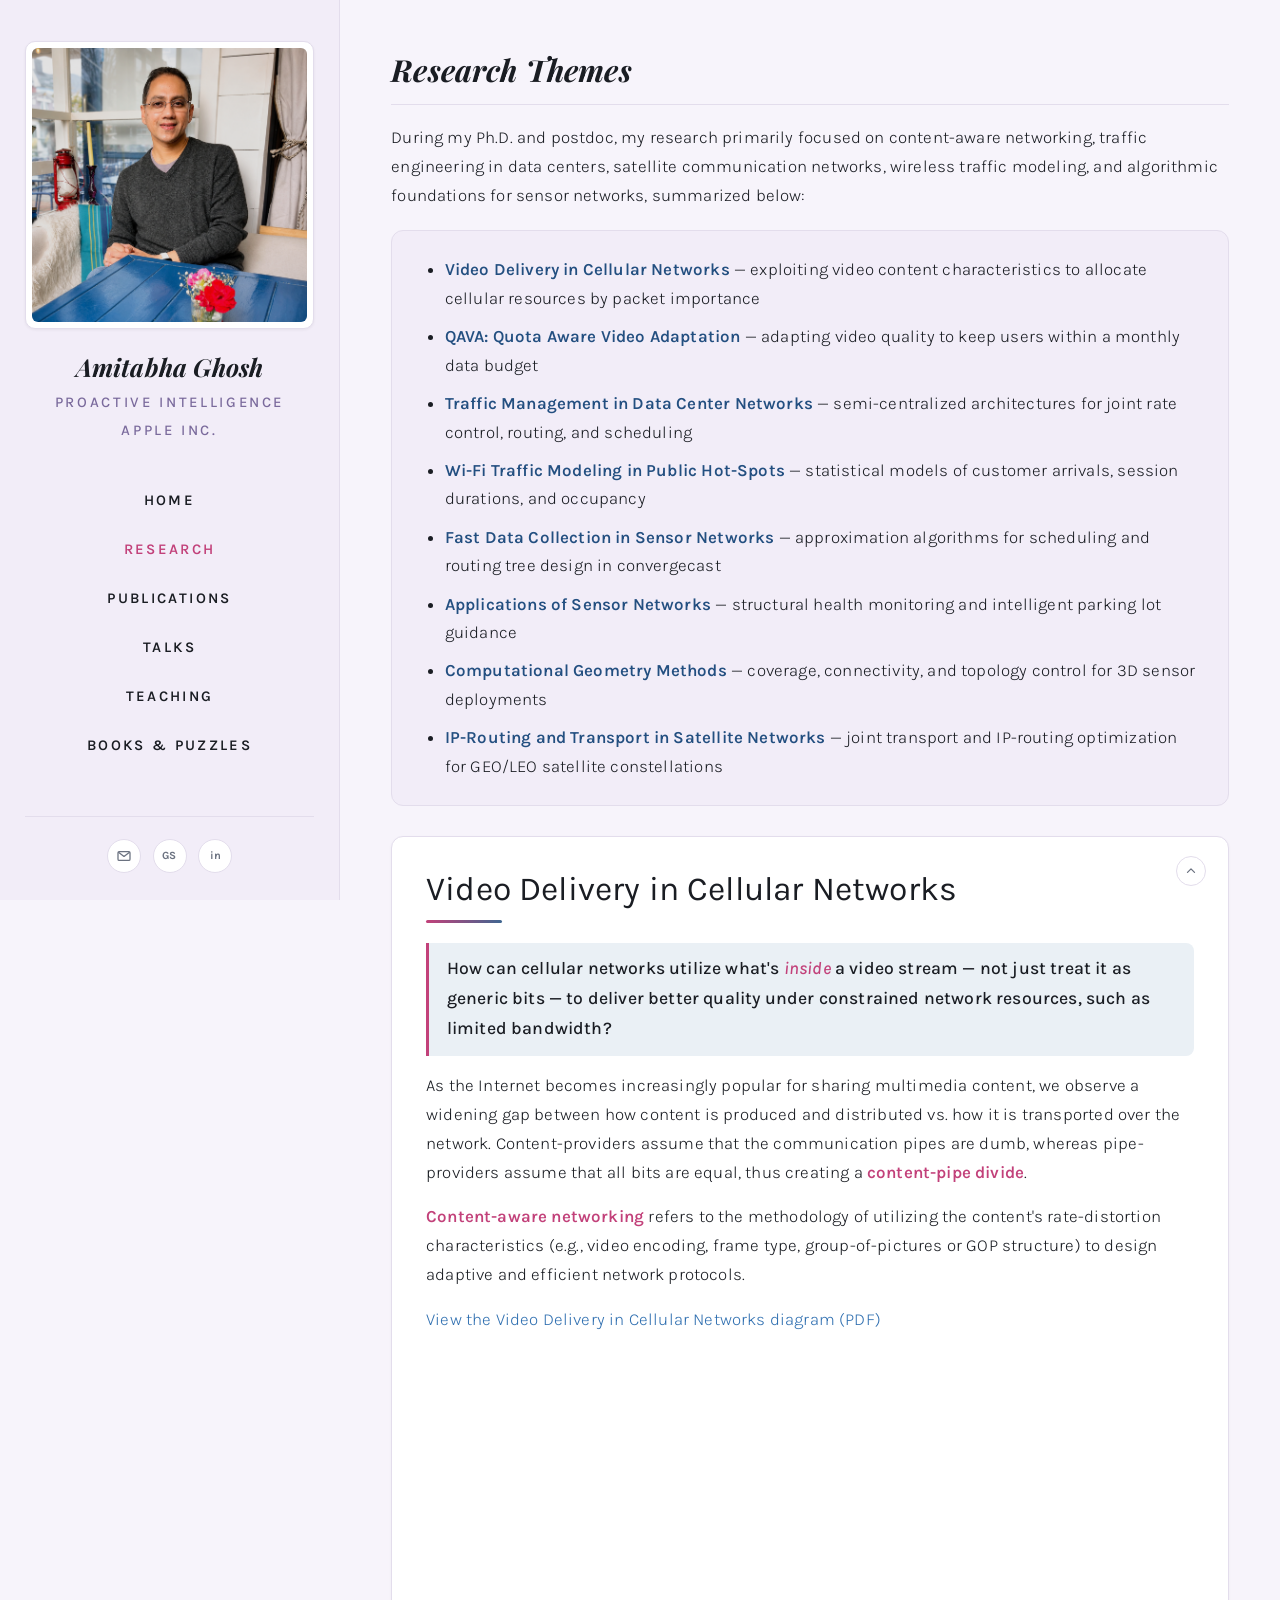
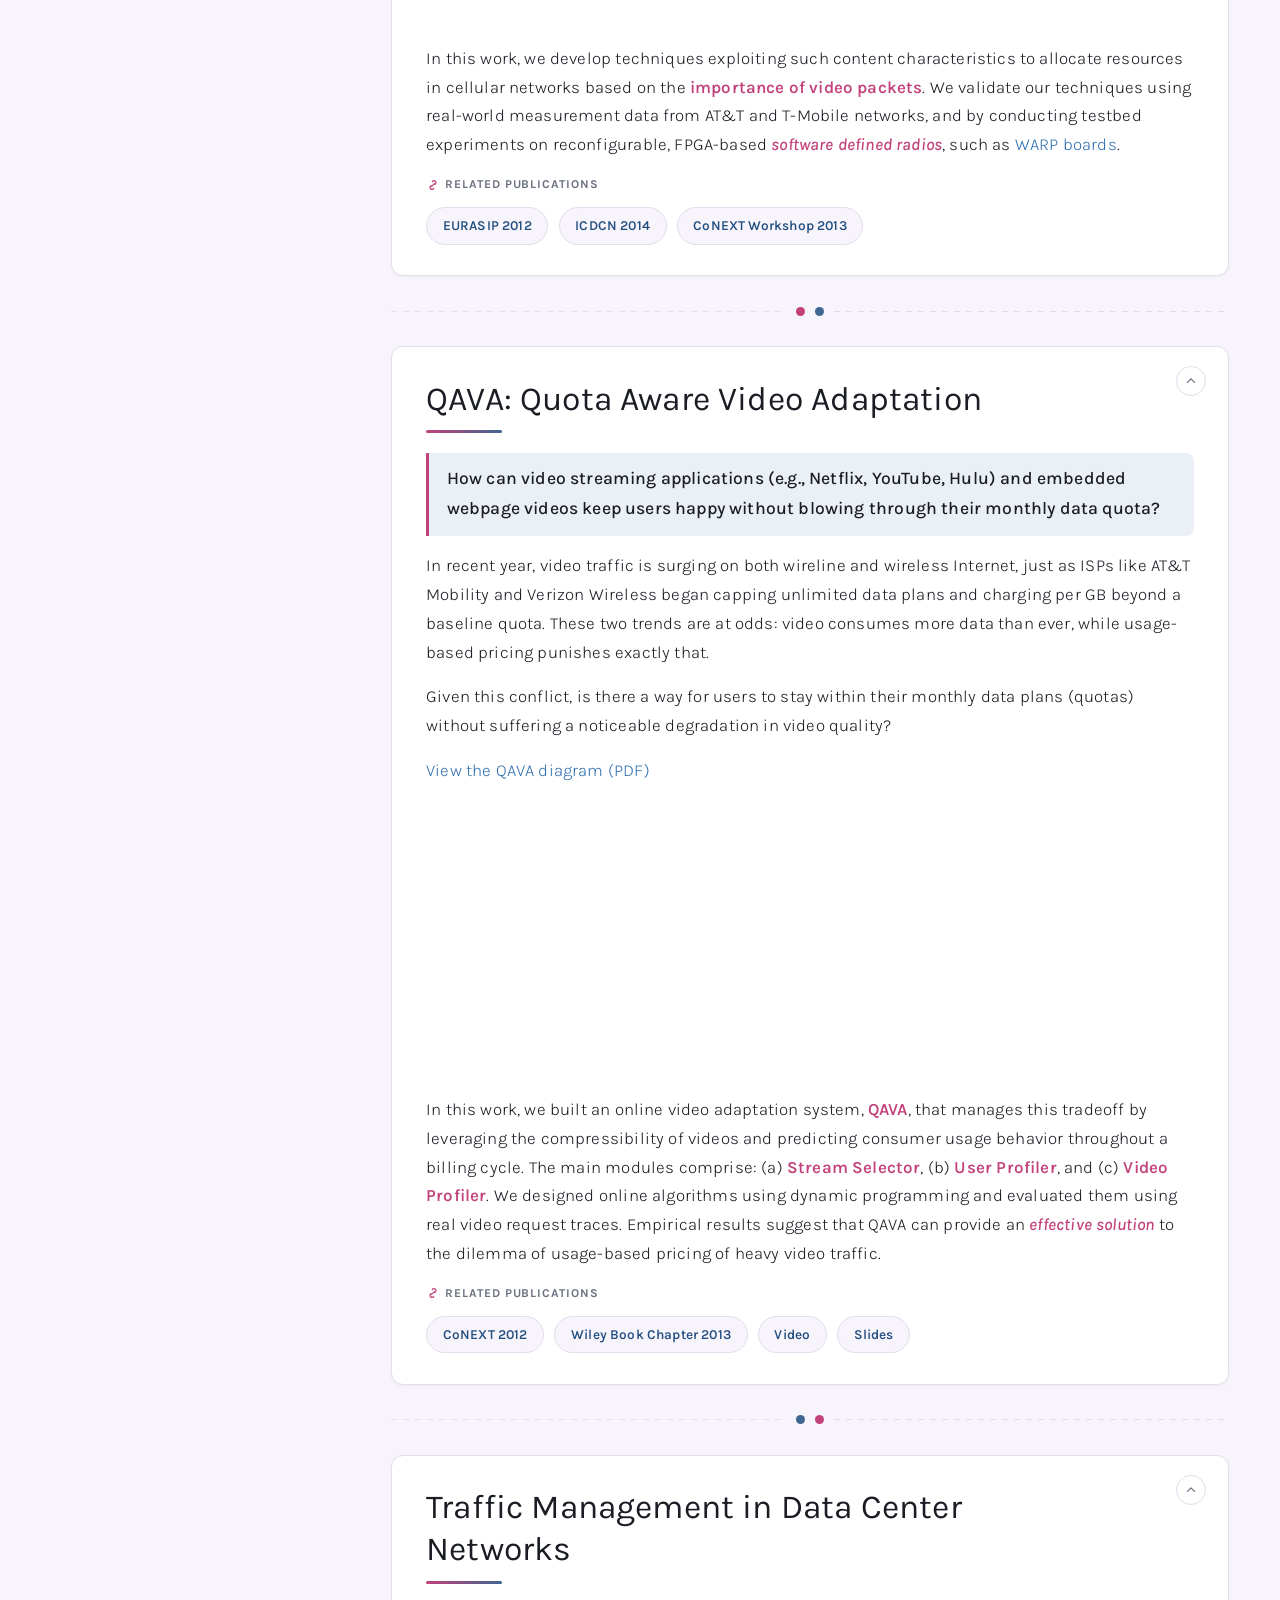
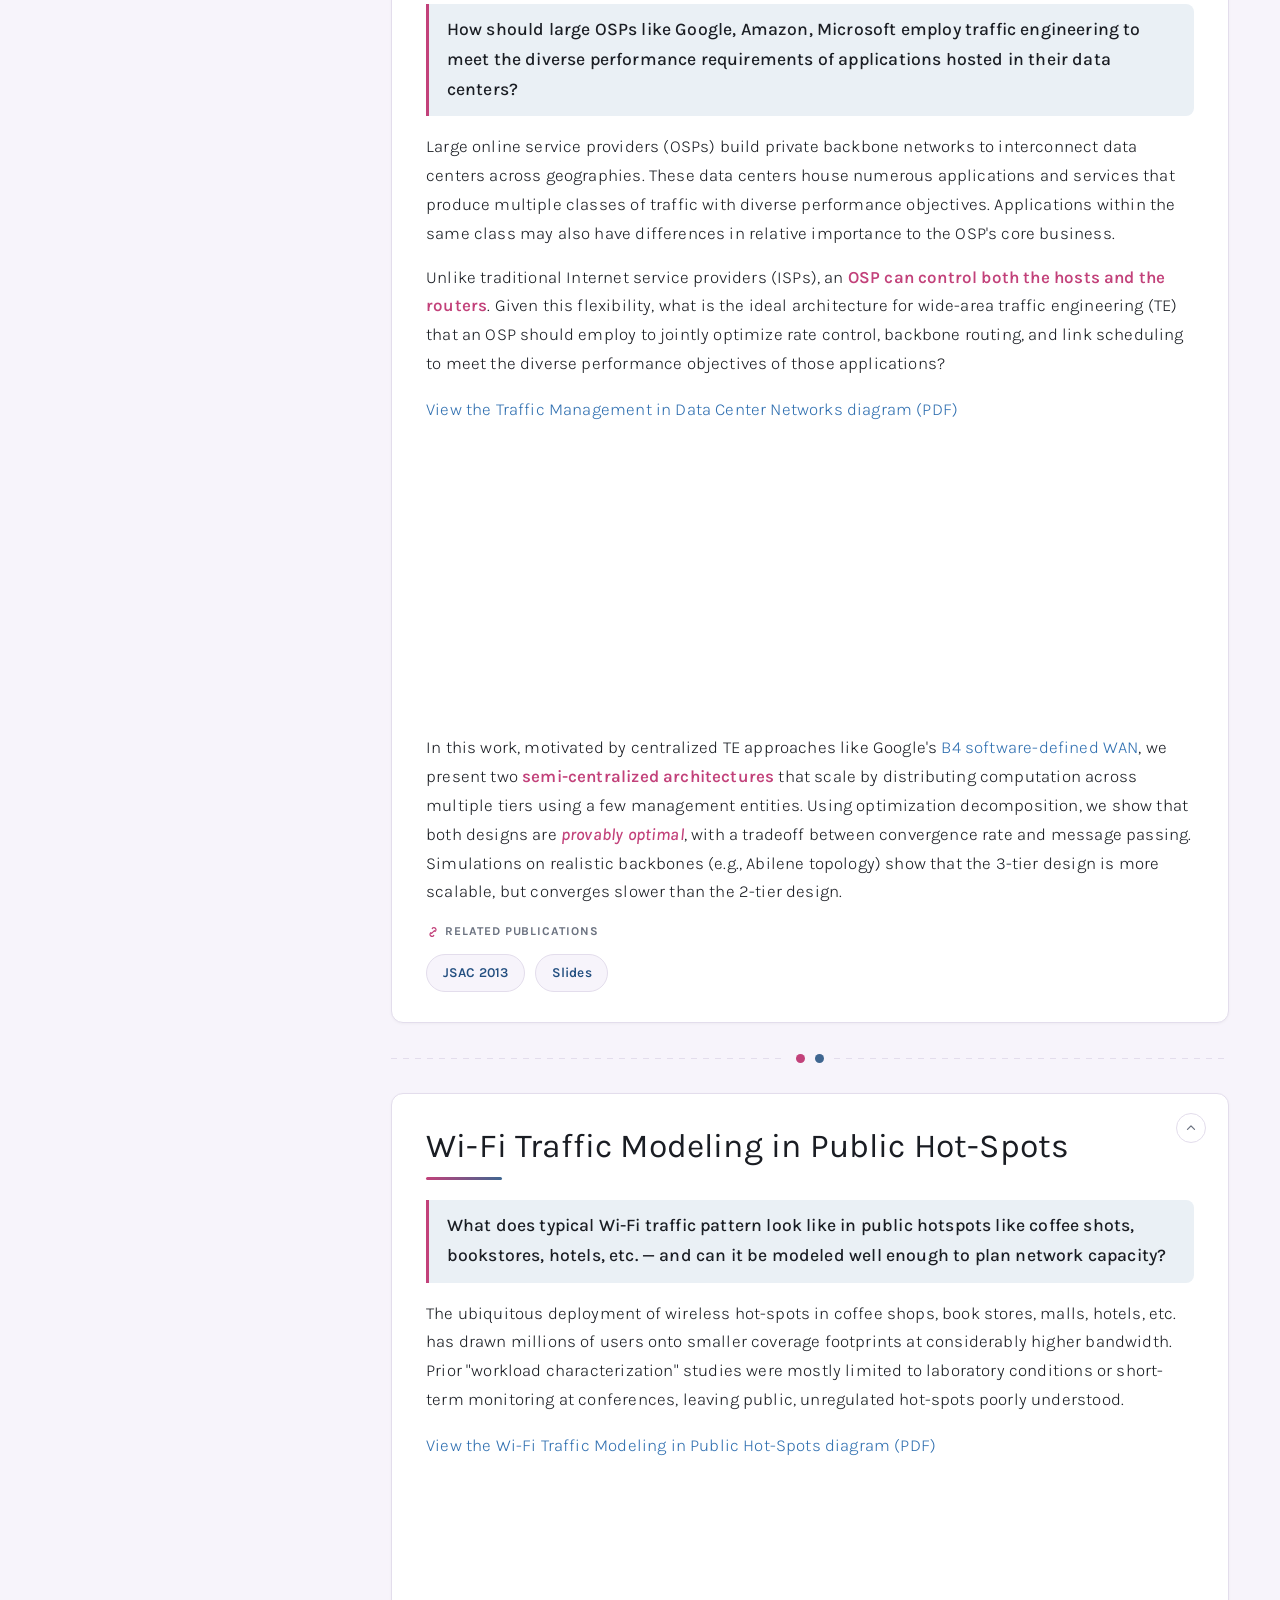
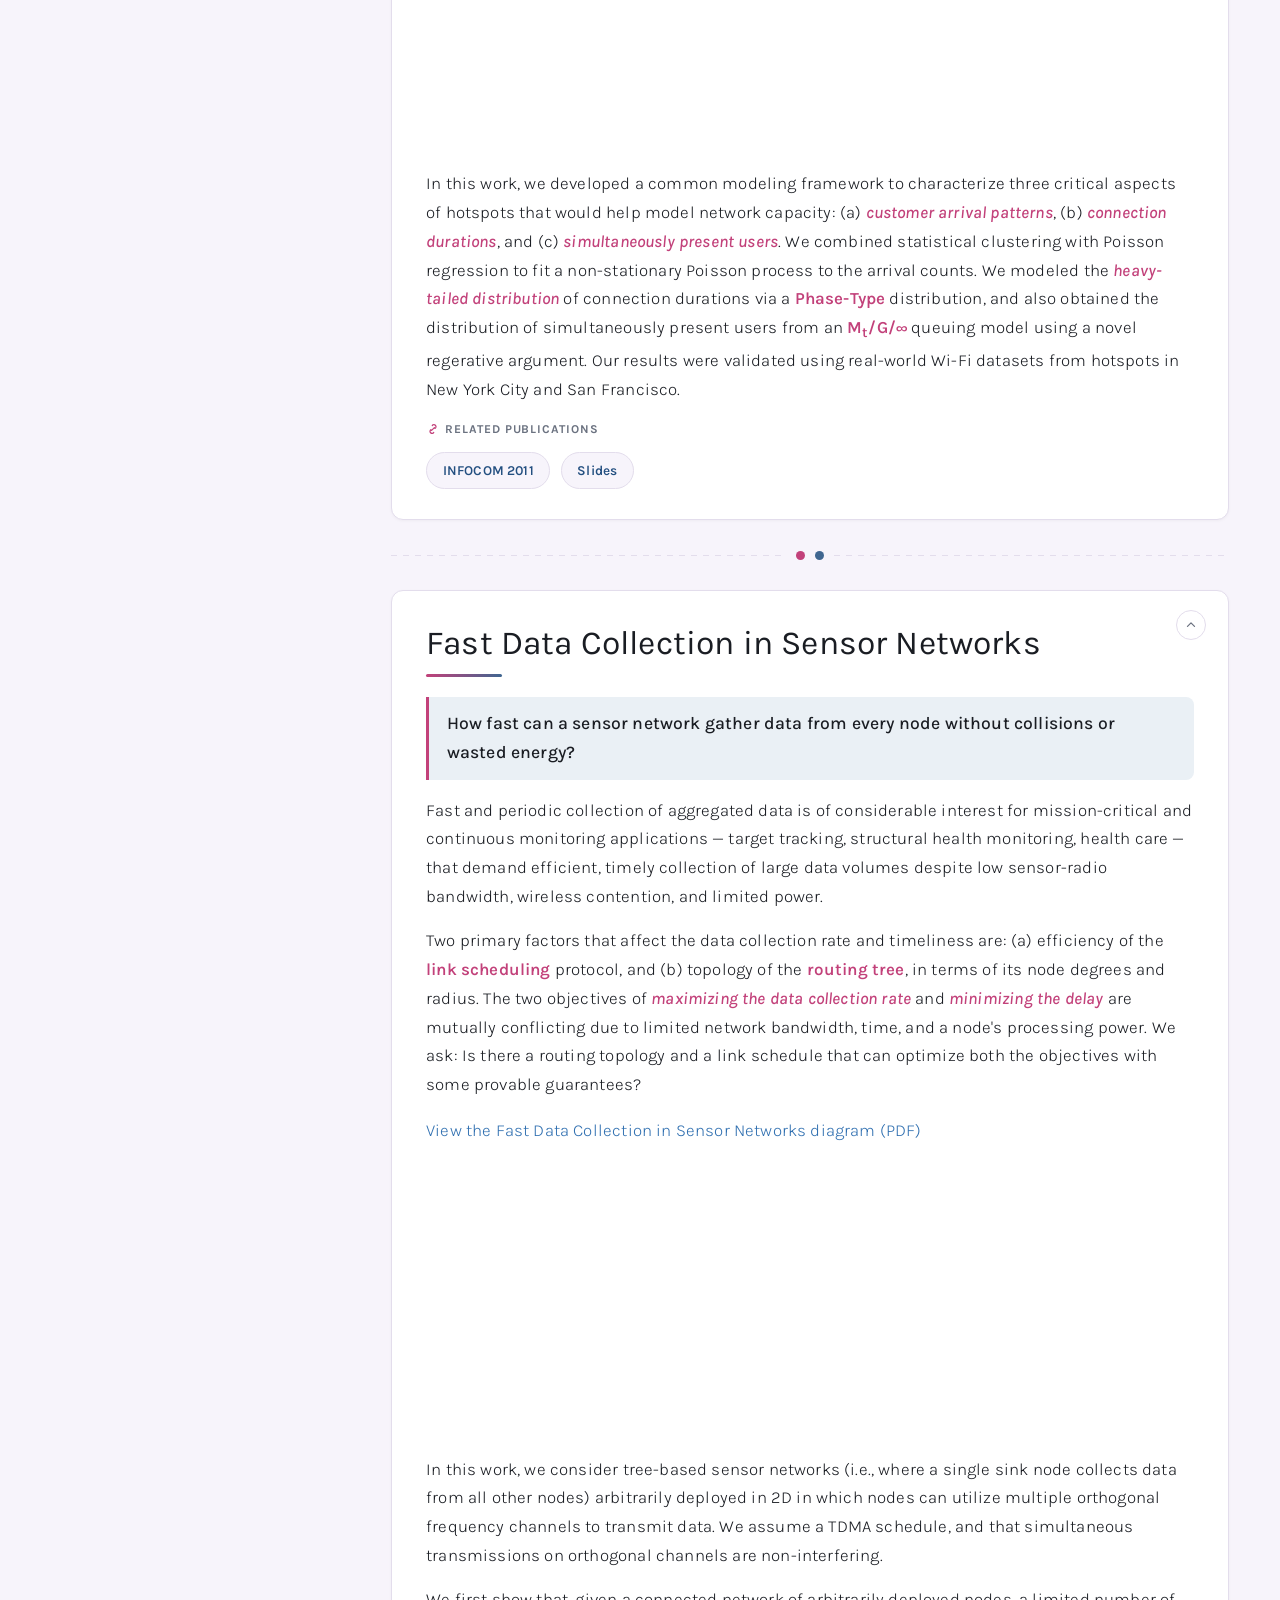
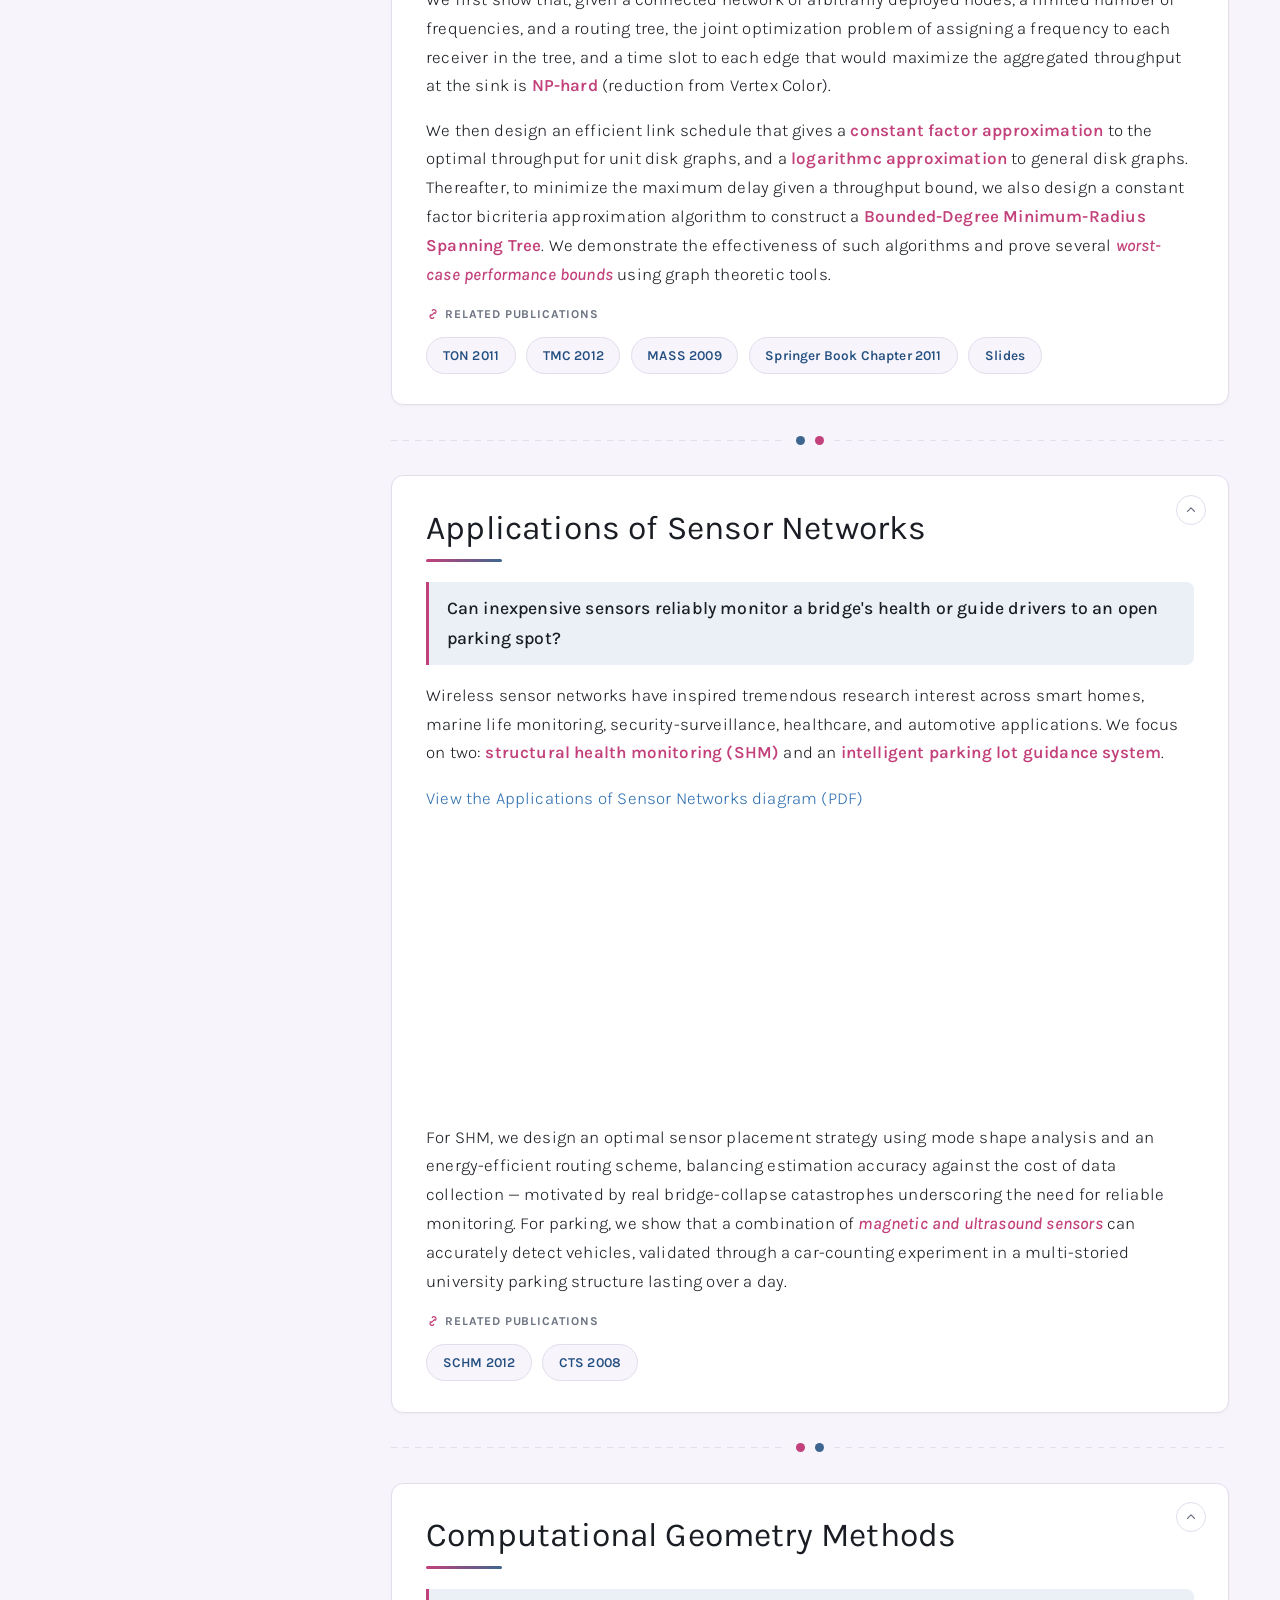
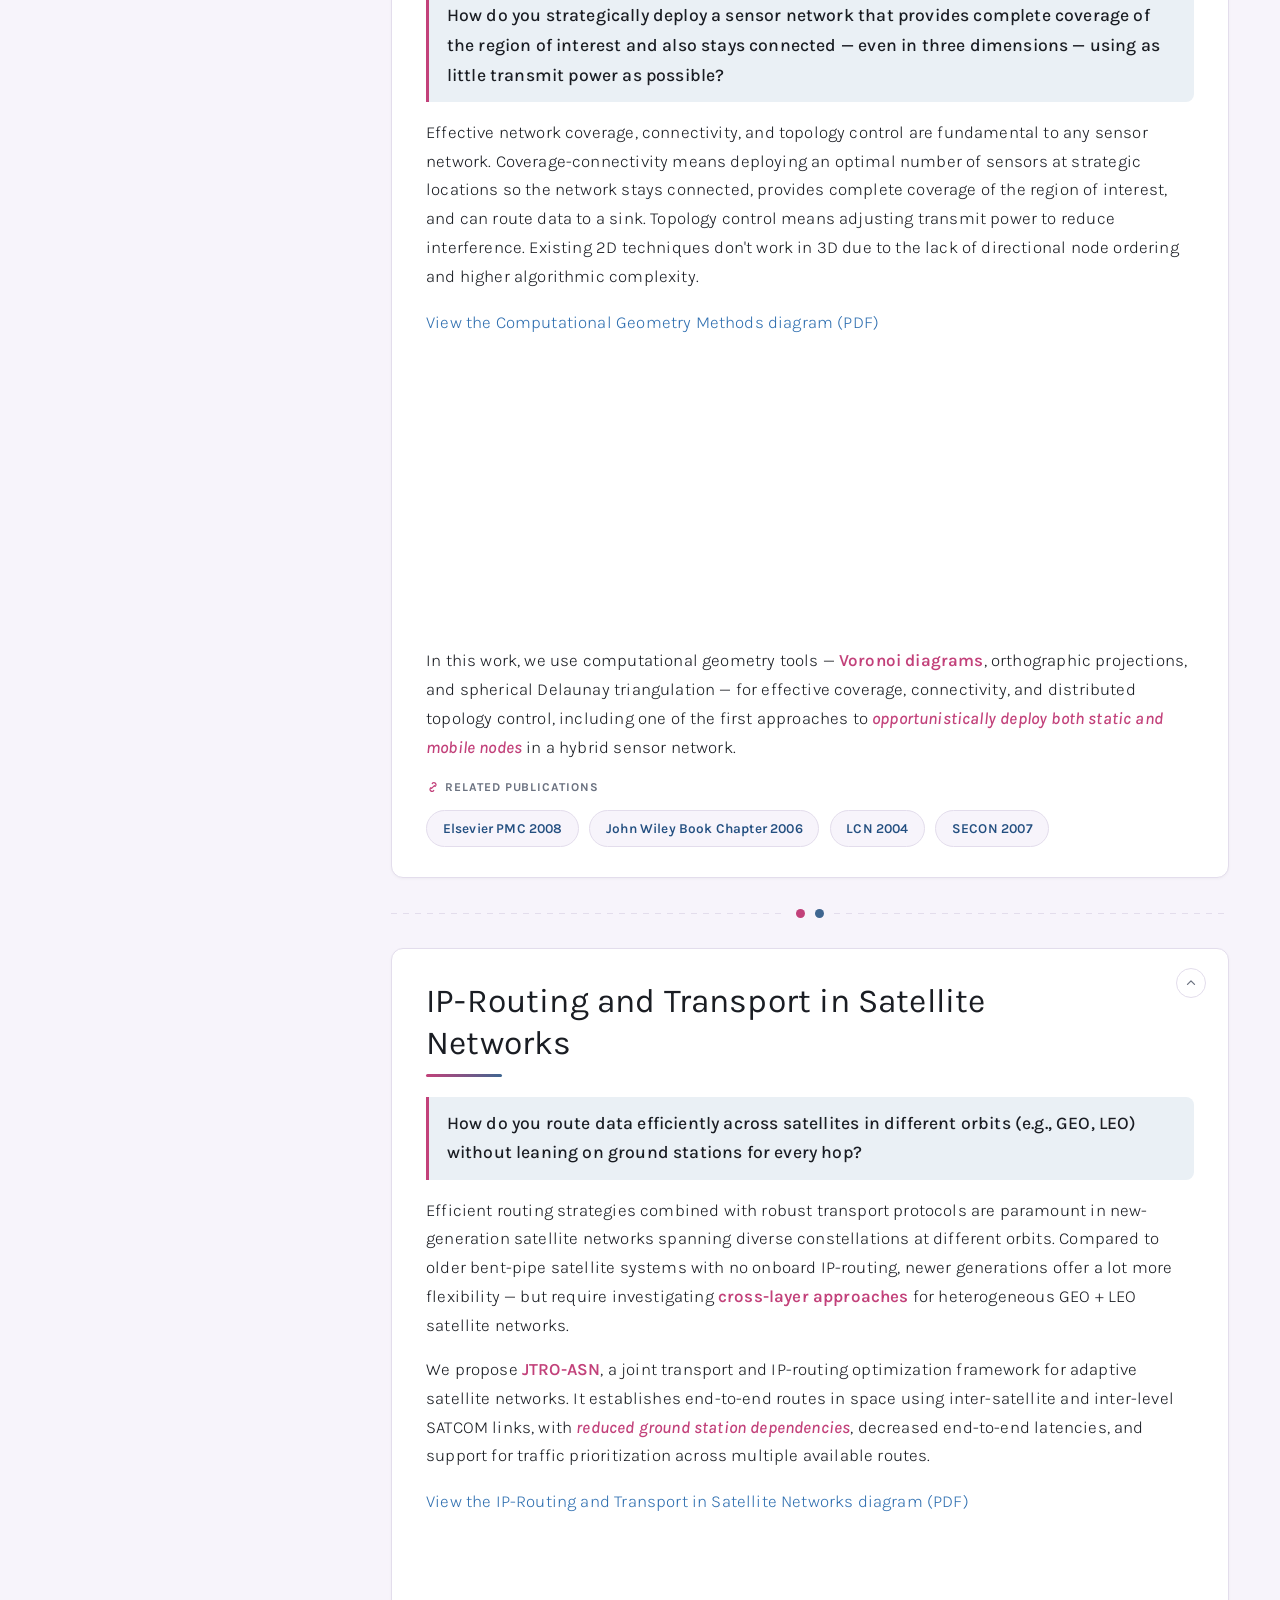
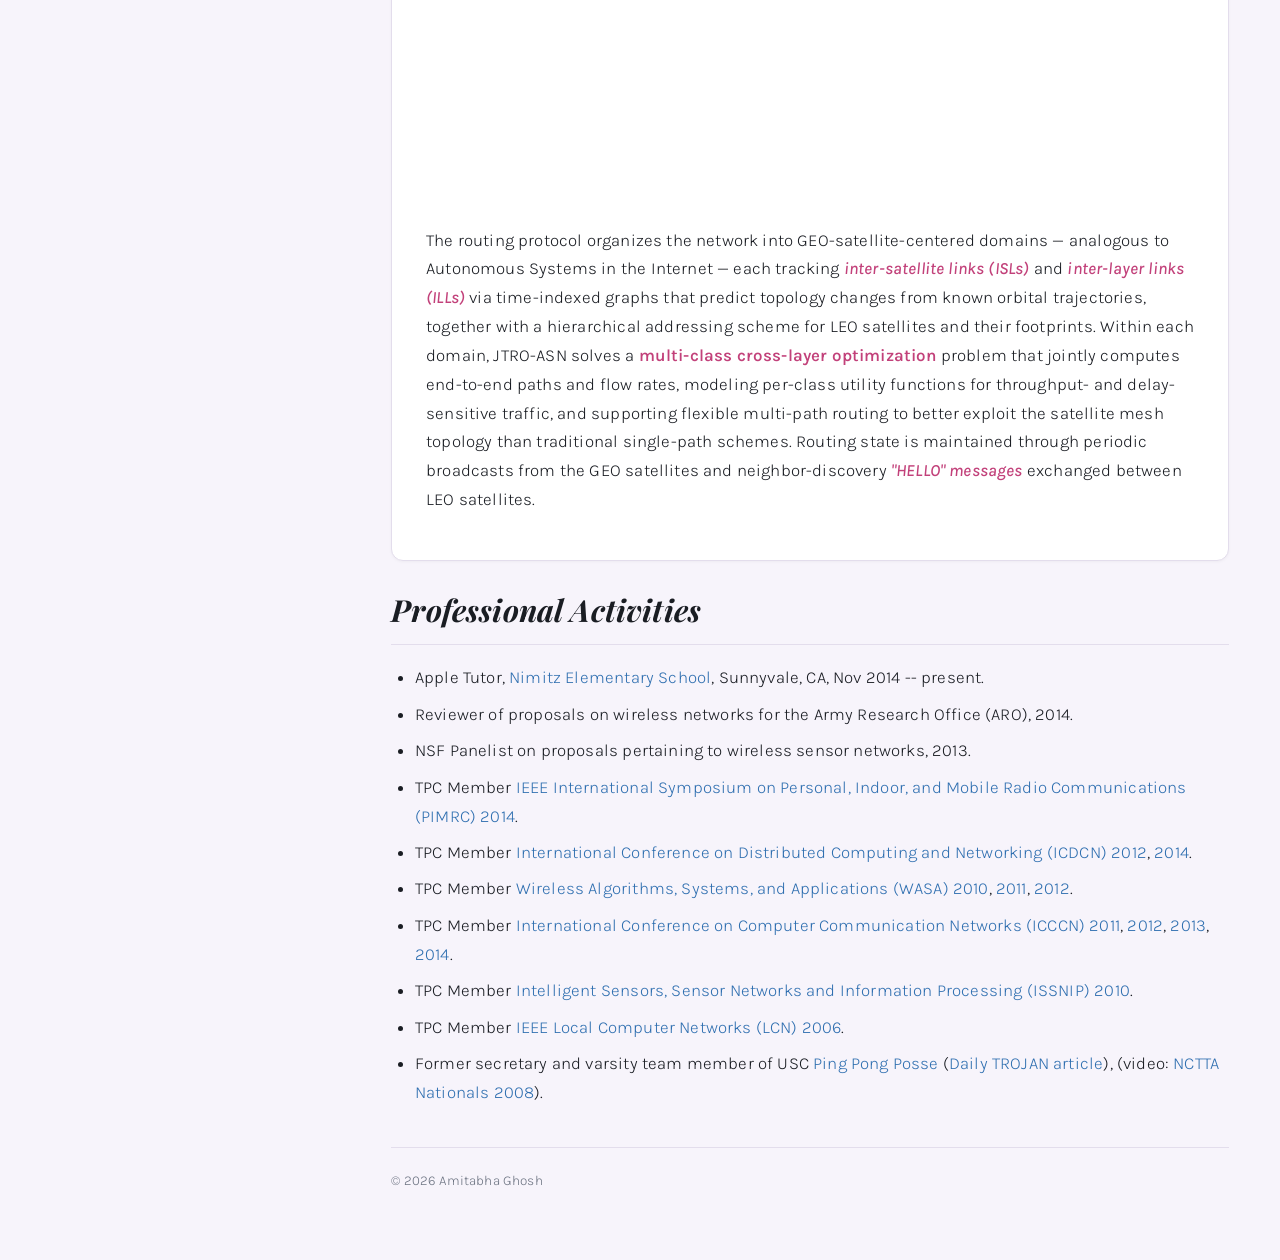
<file: research.html>
<!DOCTYPE html>
<html lang="en">
<head>
<meta charset="UTF-8">
<meta name="viewport" content="width=device-width, initial-scale=1">
<title>Amitabha Ghosh — Research</title>
<link rel="preconnect" href="https://fonts.googleapis.com">
<link rel="preconnect" href="https://fonts.gstatic.com" crossorigin>
<link
href="https://fonts.googleapis.com/css2?family=Karla:wght@300;400;600;700&family=Poppins:wght@600;700;800&family=Playfair+Display:ital,wght@1,700&display=swap"
rel="stylesheet">
<link rel="stylesheet" href="agstyle.css?v=31">
</head>
<body>

<aside class="sidebar">
	<div class="sidebar-photo">
		<img src="images/capecod_profile.png" alt="Amitabha Ghosh">
	</div>
	<h1>Amitabha Ghosh</h1>
	<p class="role">Proactive Intelligence<br><span class="company"><a href="https://www.apple.com" target="_blank">Apple Inc.</a></span></p>

	<ul class="sidebar-nav">
		<li><a href="index.html#main">Home</a></li>
		<li><a href="research.html#main" class="active">Research</a></li>
		<li><a href="publications.html#main">Publications</a></li>
		<li><a href="talks.html#main">Talks</a></li>
		<li><a href="teaching.html#main">Teaching</a></li>
		<li><a href="books-puzzles.html#main">Books & Puzzles</a></li>
	</ul>

	<div class="sidebar-contact">
		<a href="mailto:amitabha.ghosh@gmail.com" title="Email" aria-label="Email"><svg viewBox="0 0 20 20" fill="none" stroke="currentColor"
		stroke-width="1.6" stroke-linecap="round" stroke-linejoin="round"><rect x="2.5" y="4.5" width="15" height="11" rx="1.5"/><path d="M3.5 5.5l6.5 5
		6.5-5"/></svg></a>
		<a href="http://scholar.google.com/citations?user=pGLn8JwAAAAJ&hl=en" target="_blank" title="Google Scholar" aria-label="Google Scholar"><span
		style="font-weight:700;font-size:11px;">GS</span></a>
		<a href="https://www.linkedin.com/in/amitabha-ghosh/" target="_blank" title="LinkedIn" aria-label="LinkedIn"><span
		style="font-weight:700;font-size:11px;">in</span></a>
	</div>
</aside>

<button type="button" class="quicknav-toggle" aria-expanded="false" aria-label="Quick navigation">
	<span class="quicknav-bars"><span></span><span></span><span></span></span>
</button>
<div class="quicknav-panel">
	<nav aria-label="Quick navigation">
		<ul>
			<li><a href="index.html#main">Home</a></li>
			<li><a href="research.html#main" class="active">Research</a></li>
			<li><a href="publications.html#main">Publications</a></li>
			<li><a href="talks.html#main">Talks</a></li>
			<li><a href="teaching.html#main">Teaching</a></li>
			<li><a href="books-puzzles.html#main">Books & Puzzles</a></li>
		</ul>
	</nav>
</div>

<main class="main-content" id="main">
<div class="main-inner">

<div id="research">

	<div class="content reveal">
		<h2>Research Themes</h2>
		<p>During my Ph.D. and postdoc, my research primarily focused on content-aware networking, traffic engineering in data centers, satellite communication networks, wireless traffic modeling, and algorithmic foundations for
		sensor networks, summarized below:</p>
		<div class="theme-summary-card">
			<ul class="theme-summary-list">
				<li><a href="#can">Video Delivery in Cellular Networks</a> — exploiting video content characteristics to allocate cellular resources by packet importance</li>
				<li><a href="#QAVA">QAVA: Quota Aware Video Adaptation</a> — adapting video quality to keep users within a monthly data budget</li>
				<li><a href="#dctm">Traffic Management in Data Center Networks</a> — semi-centralized architectures for joint rate control, routing, and scheduling</li>
				<li><a href="#wifi">Wi-Fi Traffic Modeling in Public Hot-Spots</a> — statistical models of customer arrivals, session durations, and occupancy</li>
				<li><a href="#wsn">Fast Data Collection in Sensor Networks</a> — approximation algorithms for scheduling and routing tree design in convergecast</li>
				<li><a href="#wsnappl">Applications of Sensor Networks</a> — structural health monitoring and intelligent parking lot guidance</li>
				<li><a href="#cgm">Computational Geometry Methods</a> — coverage, connectivity, and topology control for 3D sensor deployments</li>
				<li><a href="#satcom">IP-Routing and Transport in Satellite Networks</a> — joint transport and IP-routing optimization for GEO/LEO satellite constellations</li>
			</ul>
		</div>
	</div>

	<section class="topic-panel reveal" id="can">
		<button type="button" class="topic-collapse-toggle" aria-expanded="true" aria-label="Collapse section">
			<svg viewBox="0 0 20 20" fill="none" stroke="currentColor" stroke-width="1.8" stroke-linecap="round" stroke-linejoin="round"><path d="M5 8l5 5 5-5"/></svg>
		</button>
		<div class="topic-text">
			<h2>Video Delivery in Cellular Networks</h2>
			<p class="topic-lead">How can cellular networks utilize what's <em>inside</em> a video stream &mdash; not just treat it as generic bits &mdash; to
			deliver better quality under constrained network resources, such as limited bandwidth?</p>
			<p>As the Internet becomes increasingly popular for sharing multimedia content, we observe a widening gap between how content is produced and
			distributed vs. how it is transported over the network. Content-providers assume that the communication pipes are dumb, whereas pipe-providers
			assume that all bits are equal, thus creating a <strong>content-pipe divide</strong>.</p>
			<p><strong>Content-aware networking</strong> refers to the methodology of utilizing the content's rate-distortion characteristics (e.g., video
			encoding, frame type, group-of-pictures or GOP structure) to design adaptive and efficient network protocols.</p>
			<div class="topic-pdf-wrap">
				<object class="topic-pdf" data="images/research/research_video_delivery.pdf#toolbar=0&navpanes=0&scrollbar=0&view=FitH" type="application/pdf"
				aria-label="Video Delivery in Cellular Networks (PDF)">
					<a href="images/research/research_video_delivery.pdf">View the Video Delivery in Cellular Networks diagram (PDF)</a>
				</object>
				<a class="topic-pdf-expand" href="images/research/research_video_delivery.pdf" target="_blank">Tap to view full size &#8599;</a>
			</div>
			<p>In this work, we develop techniques exploiting such content characteristics to allocate resources in cellular networks based on the
			<strong>importance of video packets</strong>. We validate our techniques using real-world measurement data from AT&amp;T and T-Mobile networks, and
			by conducting testbed experiments on reconfigurable, FPGA-based <em>software defined radios</em>, such as <a href="https://warpproject.org/trac"
			target="_blank">WARP boards</a>.</p>
			<div class="topic-links">
				<span class="topic-links-label">Related publications</span>
				<a class="pill-btn" data-tooltip="Content Aware Optimization for Video Delivery over WCDMA — EURASIP Journal on Wireless Communications and
				Networking, 2012" href="publications/EURASIP-2012.pdf">EURASIP 2012</a>
				<a class="pill-btn" data-tooltip="Exploiting Scalable Video Coding for Content Aware Downlink Video Delivery over LTE — ICDCN 2014"
				href="publications/ICDCN-2014.pdf">ICDCN 2014</a>
				<a class="pill-btn" data-tooltip="Content and Buffer Aware Scheduling for Video Delivery over LTE — ACM CoNEXT Student Workshop, 2013"
				href="publications/CoNEXT-SW-2013.pdf">CoNEXT Workshop 2013</a>
			</div>
		</div>
	</section>

	<div class="dot-divider"><span class="dot orange"></span><span class="dot blue"></span></div>

	<section class="topic-panel reverse reveal" id="QAVA">
		<button type="button" class="topic-collapse-toggle" aria-expanded="true" aria-label="Collapse section">
			<svg viewBox="0 0 20 20" fill="none" stroke="currentColor" stroke-width="1.8" stroke-linecap="round" stroke-linejoin="round"><path d="M5 8l5 5 5-5"/></svg>
		</button>
		<div class="topic-text">
			<h2>QAVA: Quota Aware Video Adaptation</h2>
			<p class="topic-lead">How can video streaming applications (e.g., Netflix, YouTube, Hulu) and embedded webpage videos keep users happy without
			blowing through their monthly data quota?</p>
			<p>In recent year, video traffic is surging on both wireline and wireless Internet, just as ISPs like AT&amp;T Mobility and Verizon Wireless began
			capping unlimited data plans and charging per GB beyond a baseline quota. These two trends are at odds: video consumes more data than ever, while
			usage-based pricing punishes exactly that.</p>
			<p>Given this conflict, is there a way for users to stay within their monthly data plans (quotas) without suffering a noticeable degradation in
			video quality?</p>
			<div class="topic-pdf-wrap">
				<object class="topic-pdf" data="images/research/research_qava.pdf#toolbar=0&navpanes=0&scrollbar=0&view=FitH" type="application/pdf" aria-label="QAVA: Quota
				Aware Video Adaptation (PDF)">
					<a href="images/research/research_qava.pdf">View the QAVA diagram (PDF)</a>
				</object>
				<a class="topic-pdf-expand" href="images/research/research_qava.pdf" target="_blank">Tap to view full size &#8599;</a>
			</div>
			<p>In this work, we built an online video adaptation system, <strong>QAVA</strong>, that manages this tradeoff by leveraging the compressibility of
			videos and predicting consumer usage behavior throughout a billing cycle. The main modules comprise: (a) <strong>Stream Selector</strong>, (b)
			<strong>User Profiler</strong>, and (c) <strong>Video Profiler</strong>. We designed online algorithms using dynamic programming and evaluated them
			using real video request traces. Empirical results suggest that QAVA can provide an <em>effective solution</em> to the dilemma of usage-based
			pricing of heavy video traffic.</p>
			<div class="topic-links">
				<span class="topic-links-label">Related publications</span>
				<a class="pill-btn" data-tooltip="QAVA: Quota Aware Video Adaptation — ACM CoNEXT, 2012"
				href="publications/CoNEXT-2012.pdf">CoNEXT 2012</a>
				<a class="pill-btn" data-tooltip="Mechanisms for Quota-Aware Video Adaptation — in Smart Data Pricing, John Wiley, 2014"
				href="publications/BookChapter-QAVA-2013.pdf">Wiley Book Chapter 2013</a>
				<a class="pill-btn" data-tooltip="Video demo: QAVA in action, adapting video quality to a data quota"
				href="http://www.youtube.com/watch?v=NDnWg7ydh7k">Video</a>
				<a class="pill-btn" data-tooltip="Presentation slides from the ACM CoNEXT 2012 talk on QAVA" href="talks/CoNEXT-QAVA-Slides-2012.pdf">Slides</a>
			</div>
		</div>
	</section>

	<div class="dot-divider"><span class="dot blue"></span><span class="dot orange"></span></div>

	<section class="topic-panel reveal" id="dctm">
		<button type="button" class="topic-collapse-toggle" aria-expanded="true" aria-label="Collapse section">
			<svg viewBox="0 0 20 20" fill="none" stroke="currentColor" stroke-width="1.8" stroke-linecap="round" stroke-linejoin="round"><path d="M5 8l5 5 5-5"/></svg>
		</button>
		<div class="topic-text">
			<h2>Traffic Management in Data Center Networks</h2>
			<p class="topic-lead">How should large OSPs like Google, Amazon, Microsoft employ traffic engineering to meet the diverse performance requirements of
			applications hosted in their data centers?</p>
			<p>Large online service providers (OSPs) build private backbone networks to interconnect data centers across
			geographies. These data centers house numerous applications and services that produce multiple classes of traffic with diverse performance objectives.
			Applications within the same class may also have differences in relative importance to the OSP's core business.</p>
			<p>Unlike traditional Internet service providers (ISPs), an <strong>OSP can control both the hosts and the routers</strong>. Given this flexibility,
			what is the ideal architecture for wide-area traffic engineering (TE) that an OSP should employ to jointly optimize rate control, backbone routing,
			and link scheduling to meet the diverse performance objectives of those applications?</p>
			<div class="topic-pdf-wrap">
				<object class="topic-pdf" data="images/research/research_tm.pdf#toolbar=0&navpanes=0&scrollbar=0&view=FitH" type="application/pdf" aria-label="Traffic Management in Data Center Networks (PDF)">
					<a href="images/research/research_tm.pdf">View the Traffic Management in Data Center Networks diagram (PDF)</a>
				</object>
				<a class="topic-pdf-expand" href="images/research/research_tm.pdf" target="_blank">Tap to view full size &#8599;</a>
			</div>
			<p>In this work, motivated by centralized TE approaches like Google's <a href="https://dl.acm.org/doi/10.1145/2534169.2486019" target="_blank">B4 software-defined WAN</a>, we present two <strong>semi-centralized architectures</strong>
			that scale by distributing computation across multiple tiers using a few management entities. Using optimization decomposition, we show that both
			designs are <em>provably optimal</em>, with a tradeoff between convergence rate and message passing. Simulations on realistic backbones
			(e.g., Abilene topology) show that the 3-tier design is more scalable, but converges slower than the 2-tier design.</p>
			<div class="topic-links">
				<span class="topic-links-label">Related publications</span>
				<a class="pill-btn" data-tooltip="Scalable Multi-Class Traffic Management in Data Center Backbone Networks — IEEE JSAC, 2013"
				href="publications/JSAC-2013.pdf">JSAC 2013</a>
				<a class="pill-btn" data-tooltip="Presentation slides from a Caltech seminar on data center traffic management"
				href="talks/Caltech-Slides-2013.pdf">Slides</a>
			</div>
		</div>
	</section>

	<div class="dot-divider"><span class="dot orange"></span><span class="dot blue"></span></div>

	<section class="topic-panel reveal" id="wifi">
		<button type="button" class="topic-collapse-toggle" aria-expanded="true" aria-label="Collapse section">
			<svg viewBox="0 0 20 20" fill="none" stroke="currentColor" stroke-width="1.8" stroke-linecap="round" stroke-linejoin="round"><path d="M5 8l5 5 5-5"/></svg>
		</button>
		<div class="topic-text">
			<h2>Wi-Fi Traffic Modeling in Public Hot-Spots</h2>
			<p class="topic-lead">What does typical Wi-Fi traffic pattern look like in public hotspots like coffee shots, bookstores, hotels, etc. — and can
			it be modeled well enough to plan network capacity?</p>
			<p>The ubiquitous deployment of wireless hot-spots in coffee shops, book stores, malls, hotels, etc. has drawn millions of users onto smaller coverage
			footprints at considerably higher bandwidth. Prior "workload characterization" studies were mostly limited to laboratory conditions or short-term
			monitoring at conferences, leaving public, unregulated hot-spots poorly understood.</p>
			<div class="topic-pdf-wrap">
				<object class="topic-pdf" data="images/research/research_wifi_hotspots.pdf#toolbar=0&navpanes=0&scrollbar=0&view=FitH" type="application/pdf" aria-label="Wi-Fi Traffic Modeling in Public Hot-Spots (PDF)">
					<a href="images/research/research_wifi_hotspots.pdf">View the Wi-Fi Traffic Modeling in Public Hot-Spots diagram (PDF)</a>
				</object>
				<a class="topic-pdf-expand" href="images/research/research_wifi_hotspots.pdf" target="_blank">Tap to view full size &#8599;</a>
			</div>
			<p>In this work, we developed a common modeling framework to characterize three critical aspects of hotspots that would help model network capacity:
			(a) <em>customer arrival patterns</em>, (b) <em>connection durations</em>, and (c) <em>simultaneously present users</em>. We combined statistical
			clustering with Poisson regression to fit a non-stationary Poisson process to the arrival counts. We modeled the <em>heavy-tailed distribution</em>
			of connection durations via a <strong>Phase-Type</strong> distribution, and also obtained the distribution of simultaneously present users from an
			<strong>M<sub>t</sub>/G/&infin;</strong> queuing model using a novel regerative argument. Our results were validated using real-world Wi-Fi datasets from hotspots in
			New York City and San Francisco.</p>
			<div class="topic-links">
				<span class="topic-links-label">Related publications</span>
				<a class="pill-btn" data-tooltip="Modeling and Characterization of Large-Scale Wi-Fi Traffic in Public Hot-Spots — IEEE INFOCOM, 2011"
				href="publications/Infocom-2011.pdf">INFOCOM 2011</a>
				<a class="pill-btn" data-tooltip="Presentation slides from an AT&amp;T Labs talk on Wi-Fi hot-spot traffic modeling"
				href="talks/ATT-Slides-2011.pdf">Slides</a>
			</div>
		</div>
	</section>

	<div class="dot-divider"><span class="dot orange"></span><span class="dot blue"></span></div>

	<section class="topic-panel reverse reveal" id="wsn">
		<button type="button" class="topic-collapse-toggle" aria-expanded="true" aria-label="Collapse section">
			<svg viewBox="0 0 20 20" fill="none" stroke="currentColor" stroke-width="1.8" stroke-linecap="round" stroke-linejoin="round"><path d="M5 8l5 5 5-5"/></svg>
		</button>
		<div class="topic-text">
			<h2>Fast Data Collection in Sensor Networks</h2>
			<p class="topic-lead">How fast can a sensor network gather data from every node without collisions or wasted energy?</p>
			<p>Fast and periodic collection of aggregated data is of considerable interest for mission-critical and continuous monitoring applications — target
			tracking, structural health monitoring, health care — that demand efficient, timely collection of large data volumes despite low sensor-radio
			bandwidth, wireless contention, and limited power.</p>
			<p>Two primary factors that affect the data collection rate and timeliness are: (a) efficiency of the <strong>link scheduling</strong> protocol, and (b)
			topology of the <strong>routing tree</strong>, in terms of its node degrees and radius. The two objectives of <em>maximizing the data collection rate</em>
			and <em>minimizing the delay</em> are mutually conflicting due to limited network bandwidth, time, and a node's processing power. We ask: Is there a
			routing topology and a link schedule that can optimize both the objectives with some provable guarantees?</p>
			<div class="topic-pdf-wrap">
				<object class="topic-pdf" data="images/research/research_convergecast.pdf#toolbar=0&navpanes=0&scrollbar=0&view=FitH" type="application/pdf" aria-label="Fast Data Collection in Sensor Networks (PDF)">
					<a href="images/research/research_convergecast.pdf">View the Fast Data Collection in Sensor Networks diagram (PDF)</a>
				</object>
				<a class="topic-pdf-expand" href="images/research/research_convergecast.pdf" target="_blank">Tap to view full size &#8599;</a>
			</div>
			<p>In this work, we consider tree-based sensor networks (i.e., where a single sink node collects data from all other nodes) arbitrarily deployed in 2D
			in which nodes can utilize multiple orthogonal frequency channels to transmit data. We assume a TDMA schedule, and that simultaneous transmissions on
			orthogonal channels are non-interfering.</p>
			<p>We first show that, given a connected network of arbitrarily deployed nodes, a limited number of frequencies, and a routing tree, the joint optimization
			problem of assigning a frequency to each receiver in the tree, and a time slot to each edge that would maximize the aggregated throughput at the sink is
			<strong>NP-hard</strong> (reduction from Vertex Color).</p>
			<p>We then design an efficient link schedule that gives a <strong>constant factor approximation</strong> to the optimal throughput for unit disk graphs,
			and a <strong>logarithmc approximation</strong> to general disk graphs. Thereafter, to minimize the maximum delay given a throughput bound, we also design a constant
			factor bicriteria approximation algorithm to construct a <strong>Bounded-Degree Minimum-Radius Spanning Tree</strong>. We demonstrate the effectiveness
			of such algorithms and prove several <em>worst-case performance bounds</em> using graph theoretic tools.</p>
			<div class="topic-links">
				<span class="topic-links-label">Related publications</span>
				<a class="pill-btn" data-tooltip="Multi-Channel Scheduling and Spanning Trees: Throughput-Delay Trade-off for Fast Data Collection in Sensor
				Networks — IEEE/ACM ToN, 2011" href="publications/TON-Dec2011.pdf">TON 2011</a>
				<a class="pill-btn" data-tooltip="Fast Data Collection in Tree-Based Wireless Sensor Networks — IEEE Trans. Mobile Computing, 2012"
				href="publications/TMC-Jan2012.pdf">TMC 2012</a>
				<a class="pill-btn" data-tooltip="Multi-Channel Scheduling Algorithms for Fast Aggregated Convergecast in Sensor Networks — IEEE MASS, 2009"
				href="publications/MASS-2009.pdf">MASS 2009</a>
				<a class="pill-btn" data-tooltip="Scheduling Algorithms for Tree-Based Data Collection in Wireless Sensor Networks — in Theoretical Aspects of
				Distributed Computing in Sensor Networks, Springer, 2011" href="publications/BookChapter-Scheduling-2011.pdf">Springer Book
				Chapter 2011</a>
				<a class="pill-btn" data-tooltip="Ph.D. Defense presentation slides on fast data collection in sensor networks"
				href="talks/Data-Collection-Defense-Slides-2010.pdf">Slides</a>
			</div>
		</div>
	</section>

	<div class="dot-divider"><span class="dot blue"></span><span class="dot orange"></span></div>

	<section class="topic-panel reveal" id="wsnappl">
		<button type="button" class="topic-collapse-toggle" aria-expanded="true" aria-label="Collapse section">
			<svg viewBox="0 0 20 20" fill="none" stroke="currentColor" stroke-width="1.8" stroke-linecap="round" stroke-linejoin="round"><path d="M5 8l5 5 5-5"/></svg>
		</button>
		<div class="topic-text">
			<h2>Applications of Sensor Networks</h2>
			<p class="topic-lead">Can inexpensive sensors reliably monitor a bridge's health or guide drivers to an open parking spot?</p>
			<p>Wireless sensor networks have inspired tremendous research interest across smart homes, marine life monitoring, security-surveillance,
			healthcare, and automotive applications. We focus on two: <strong>structural health monitoring (SHM)</strong> and an <strong>intelligent parking
			lot guidance system</strong>.</p>
			<div class="topic-pdf-wrap">
				<object class="topic-pdf" data="images/research/research_wsn_apps.pdf#toolbar=0&navpanes=0&scrollbar=0&view=FitH" type="application/pdf" aria-label="Applications of Sensor Networks (PDF)">
					<a href="images/research/research_wsn_apps.pdf">View the Applications of Sensor Networks diagram (PDF)</a>
				</object>
				<a class="topic-pdf-expand" href="images/research/research_wsn_apps.pdf" target="_blank">Tap to view full size &#8599;</a>
			</div>
			<p>For SHM, we design an optimal sensor placement strategy using mode shape analysis and an energy-efficient routing scheme, balancing estimation
			accuracy against the cost of data collection — motivated by real bridge-collapse catastrophes underscoring the need for reliable monitoring. For
			parking, we show that a combination of <em>magnetic and ultrasound sensors</em> can accurately detect vehicles, validated through a car-counting
			experiment in a multi-storied university parking structure lasting over a day.</p>
			<div class="topic-links">
				<span class="topic-links-label">Related publications</span>
				<a class="pill-btn" data-tooltip="Energy-Efficient Deployment Strategies in Structural Health Monitoring using Wireless Sensor Networks — J.
				Structural Control and Health Monitoring, 2012" href="publications/SCHM-2013.pdf">SCHM 2012</a>
				<a class="pill-btn" data-tooltip="Intelligent Parking Lot Application Using Wireless Sensor Networks — CTS, 2008"
				href="publications/CTS-2008.pdf">CTS 2008</a>
			</div>
		</div>
	</section>

	<div class="dot-divider"><span class="dot orange"></span><span class="dot blue"></span></div>

	<section class="topic-panel reverse reveal" id="cgm">
		<button type="button" class="topic-collapse-toggle" aria-expanded="true" aria-label="Collapse section">
			<svg viewBox="0 0 20 20" fill="none" stroke="currentColor" stroke-width="1.8" stroke-linecap="round" stroke-linejoin="round"><path d="M5 8l5 5 5-5"/></svg>
		</button>
		<div class="topic-text">
			<h2>Computational Geometry Methods</h2>
			<p class="topic-lead">How do you strategically deploy a sensor network that provides complete coverage of the region of interest and also stays connected
			— even in three dimensions — using as little transmit power as possible?</p>
			<p>Effective network coverage, connectivity, and topology control are fundamental to any sensor network. Coverage-connectivity means deploying an
			optimal number of sensors at strategic locations so the network stays connected, provides complete coverage of the region of interest, and can route data
			to a sink. Topology control means adjusting transmit power to reduce interference. Existing 2D techniques don't work in 3D due to the lack of directional
			node ordering and higher algorithmic complexity.</p>
			<div class="topic-pdf-wrap">
				<object class="topic-pdf" data="images/research/research_cov_conn_topology.pdf#toolbar=0&navpanes=0&scrollbar=0&view=FitH" type="application/pdf" aria-label="Computational Geometry Methods (PDF)">
					<a href="images/research/research_cov_conn_topology.pdf">View the Computational Geometry Methods diagram (PDF)</a>
				</object>
				<a class="topic-pdf-expand" href="images/research/research_cov_conn_topology.pdf" target="_blank">Tap to view full size &#8599;</a>
			</div>
			<p>In this work, we use computational geometry tools — <strong>Voronoi diagrams</strong>, orthographic projections, and spherical Delaunay triangulation — for
			effective coverage, connectivity, and distributed topology control, including one of the first approaches to <em>opportunistically deploy both
			static and mobile nodes</em> in a hybrid sensor network.</p>
			<div class="topic-links">
				<span class="topic-links-label">Related publications</span>
				<a class="pill-btn" data-tooltip="Coverage Connectivity Issues in Wireless Sensor Networks: A Survey — Elsevier Pervasive and Mobile Computing,
				2008" href="publications/PMC-Feb2008.pdf">Elsevier PMC 2008</a>
				<a class="pill-btn" data-tooltip="Coverage and Connectivity Issues in Wireless Sensor Networks — in Mobile, Wireless and Sensor Networks, John
				Wiley &amp; Sons, 2006" href="publications/BookChapter-CoverageConnectivity-2006.pdf">John Wiley Book Chapter 2006</a>
				<a class="pill-btn" data-tooltip="Estimating Coverage Holes and Enhancing Coverage in Mixed Sensor Networks — IEEE LCN, 2004"
				href="publications/LCN-2004.pdf">LCN 2004</a>
				<a class="pill-btn" data-tooltip="Efficient Distributed Topology Control in 3-Dimensional Wireless Networks — IEEE SECON, 2007"
				href="publications/SECON-2007.pdf">SECON 2007</a>
			</div>
		</div>
	</section>

	<div class="dot-divider"><span class="dot orange"></span><span class="dot blue"></span></div>

	<section class="topic-panel reverse reveal" id="satcom">
		<button type="button" class="topic-collapse-toggle" aria-expanded="true" aria-label="Collapse section">
			<svg viewBox="0 0 20 20" fill="none" stroke="currentColor" stroke-width="1.8" stroke-linecap="round" stroke-linejoin="round"><path d="M5 8l5 5 5-5"/></svg>
		</button>
		<div class="topic-text">
			<h2>IP-Routing and Transport in Satellite Networks</h2>
			<p class="topic-lead">How do you route data efficiently across satellites in different orbits (e.g., GEO, LEO) without leaning on ground stations for every hop?</p>
			<p>Efficient routing strategies combined with robust transport protocols are paramount in new-generation satellite networks spanning diverse
			constellations at different orbits. Compared to older bent-pipe satellite systems with no onboard IP-routing, newer generations offer a lot more
			flexibility — but require investigating <strong>cross-layer approaches</strong> for heterogeneous GEO + LEO satellite networks.</p>
			<p>We propose <strong>JTRO-ASN</strong>, a joint transport and IP-routing optimization framework for adaptive satellite networks. It establishes
			end-to-end routes in space using inter-satellite and inter-level SATCOM links, with <em>reduced ground station dependencies</em>, decreased
			end-to-end latencies, and support for traffic prioritization across multiple available routes.</p>
			<div class="topic-pdf-wrap">
				<object class="topic-pdf" data="images/research/research_satellite.pdf#toolbar=0&navpanes=0&scrollbar=0&view=FitH" type="application/pdf" aria-label="IP-Routing and Transport in Satellite Networks (PDF)">
					<a href="images/research/research_satellite.pdf">View the IP-Routing and Transport in Satellite Networks diagram (PDF)</a>
				</object>
				<a class="topic-pdf-expand" href="images/research/research_satellite.pdf" target="_blank">Tap to view full size &#8599;</a>
			</div>
			<p>The routing protocol organizes the network into GEO-satellite-centered domains — analogous to Autonomous Systems in the Internet — each tracking
			<em>inter-satellite links (ISLs)</em> and <em>inter-layer links (ILLs)</em> via time-indexed graphs that predict topology changes from known orbital
			trajectories, together with a hierarchical addressing scheme for LEO satellites and their footprints. Within each domain, JTRO-ASN solves a
			<strong>multi-class cross-layer optimization</strong> problem that jointly computes end-to-end paths and flow rates, modeling per-class utility
			functions for throughput- and delay-sensitive traffic, and supporting flexible multi-path routing to better exploit the satellite mesh topology than
			traditional single-path schemes. Routing state is maintained through periodic broadcasts from the GEO satellites and neighbor-discovery <em>"HELLO"
			messages</em> exchanged between LEO satellites.</p>
			<div class="topic-links"></div>
		</div>
	</section>


	<div class="content reveal">
	<h2>
		Professional Activities
	</h2>
	<ul id="professional-activities">
		<li>Apple Tutor, <a href="http://www.edline.net/pages/Nimitz_Elementary_School" target="_blank">Nimitz Elementary School</a>, Sunnyvale, CA, Nov
		2014 -- present.
		<li>Reviewer of proposals on wireless  networks for the Army Research Office (ARO), 2014.
		<li>NSF Panelist on proposals pertaining to wireless sensor networks, 2013.

		<li>TPC Member <a href="http://www.ieee-pimrc.org" target="_blank">IEEE International Symposium on Personal, Indoor, and Mobile Radio Communications
		(PIMRC) 2014</a>.

		<li>TPC Member <a href="http://icdcn2012.comp.polyu.edu.hk" target="_blank">International Conference on Distributed Computing and Networking (ICDCN)
		2012</a>, <a href="http://www.icdcn.org/">2014</a>.

		<li>TPC Member <a href="http://staff.vbi.vt.edu/maleq/wasa2010/index.html" target="_blank">Wireless Algorithms, Systems, and Applications (WASA)
		2010</a>, <a href="http://www.ece.iit.edu/~wasa2011/" target="_blank">2011</a>, <a href="http://wasa2012.bjtu.edu.cn/" target="_blank">2012</a>.

		<li>TPC Member <a
href="http://www.icccn.org/icccn11/tracks/WAHN.html" target="_blank">International Conference on Computer Communication Networks (ICCCN) 2011</a>, <a
href="http://www.icccn.org/icccn12/tracks/LAMN.html" target="_blank">2012</a>, <a href="http://www.icccn.org/icccn13/tracks/LAMN.html"
target="_blank">2013</a>, <a href="http://www.icccn.org/icccn14/WAM.html" target="_blank">2014</a>.

		<li>TPC Member <a href="http://www.issnip.org/2010" target="_blank">Intelligent Sensors, Sensor Networks and Information Processing (ISSNIP) 2010</a>.

		<li>TPC Member <a href="http://www.ieeelcn.org/" target="_blank">IEEE Local Computer Networks (LCN) 2006</a>.

		<li>Former secretary and varsity team member of USC <a href="https://www.facebook.com/uscpingpongposse" target="_blank">Ping Pong Posse</a> (<a
		href="http://dailytrojan.com/2009/12/03/evolution-of-usc%E2%80%99s-ping-pong-posse-has-been-fast-paced/" target="_blank">Daily TROJAN article</a>),
		(video: <a href="http://youtube.com/watch?v=cNnibf-zPro" target="_blank">NCTTA Nationals 2008</a>).
	</ul>
	</div>

</div>

<footer class="site-footer">
	&copy; 2026 Amitabha Ghosh
</footer>

</div>
</main>

<script>
(function () {
	var els = document.querySelectorAll('.reveal');
	if ('IntersectionObserver' in window) {
		var obs = new IntersectionObserver(function (entries) {
			entries.forEach(function (entry) {
				if (entry.isIntersecting) {
					entry.target.classList.add('in-view');
					obs.unobserve(entry.target);
				}
			});
		}, { threshold: 0.1 });
		els.forEach(function (el) { obs.observe(el); });
	} else {
		els.forEach(function (el) { el.classList.add('in-view'); });
	}
})();
</script>

<script src="site.js?v=7"></script>
</body>
</html>
</file>
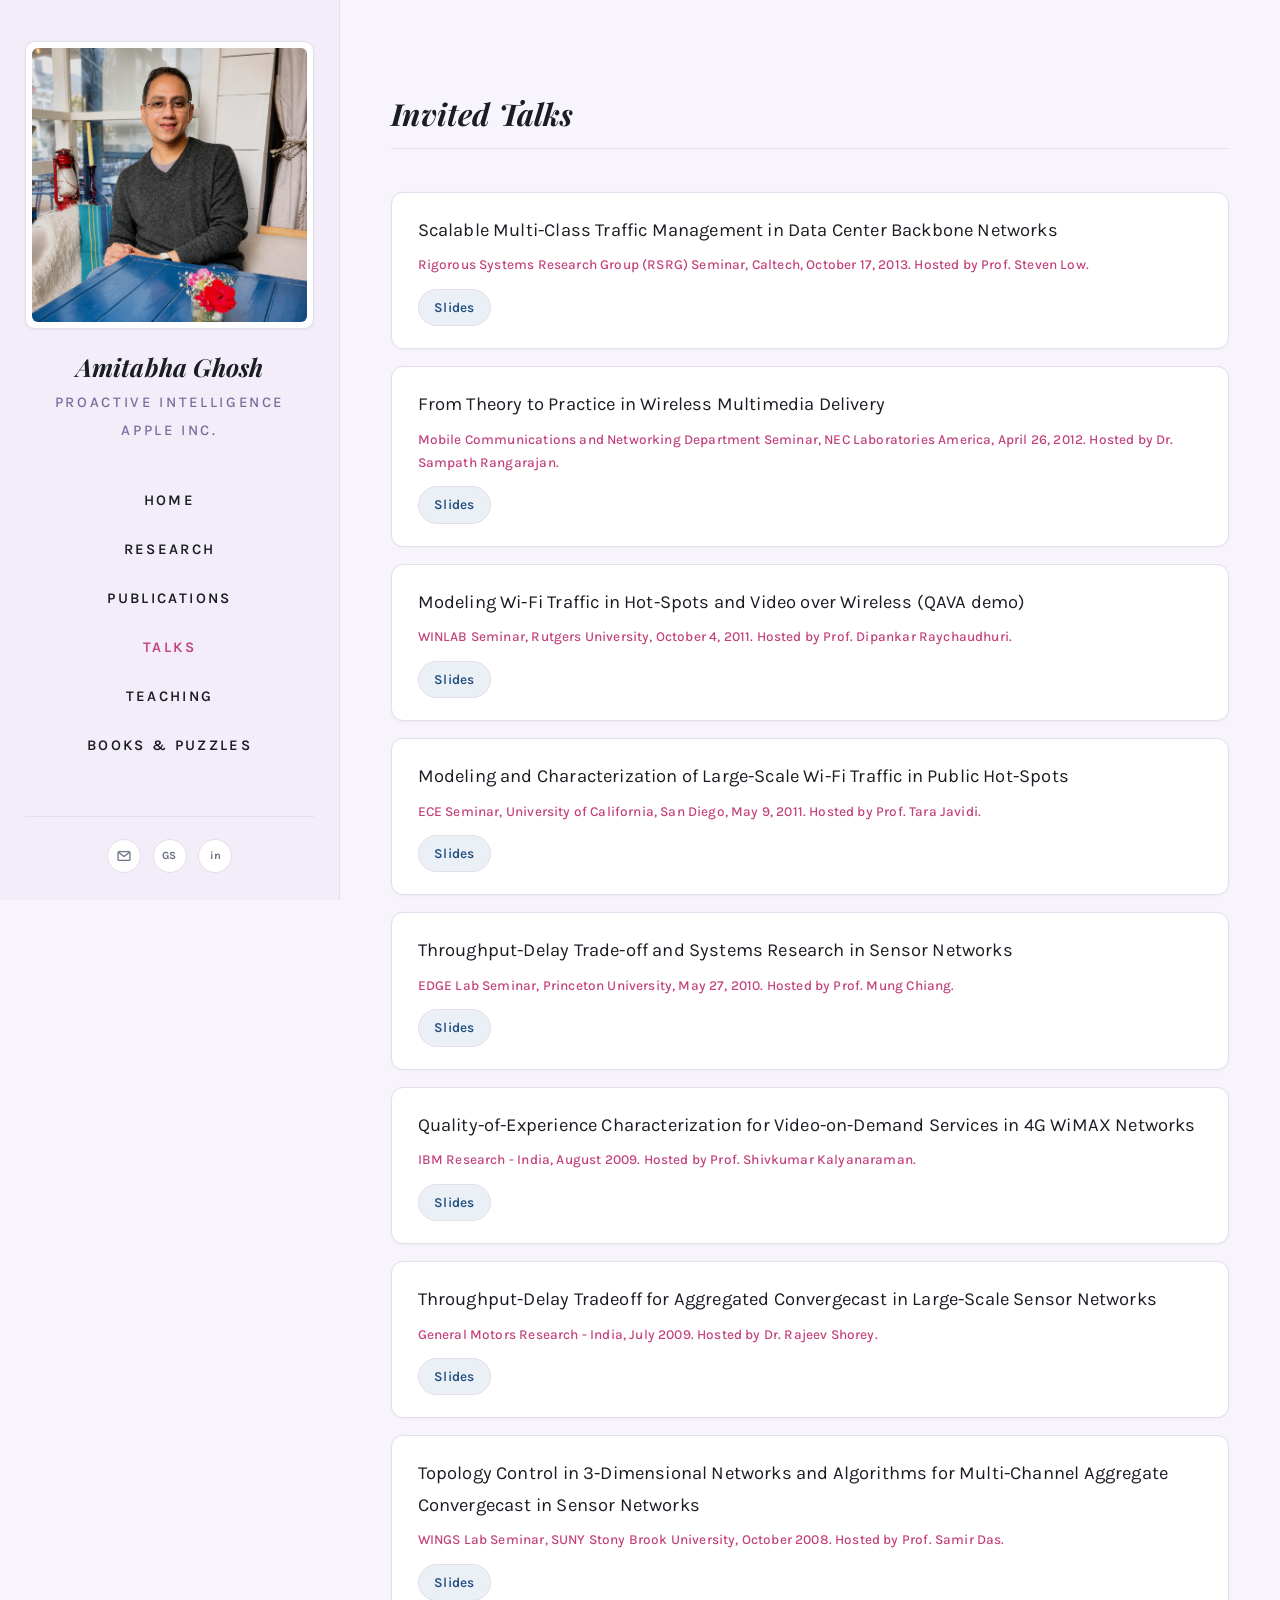
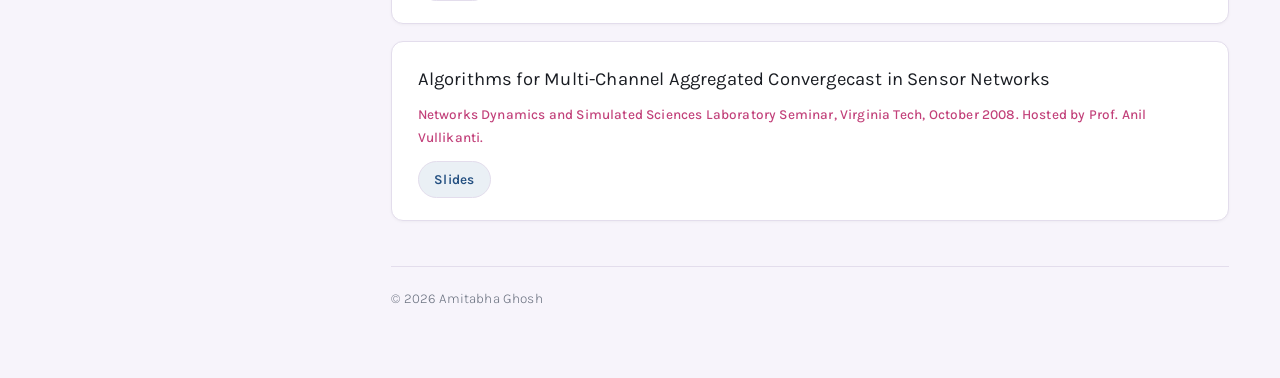
<file: talks.html>
<!DOCTYPE html>
<html lang="en">
<head>
<meta charset="UTF-8">
<meta name="viewport" content="width=device-width, initial-scale=1">
<title>Amitabha Ghosh — Talks</title>
<link rel="preconnect" href="https://fonts.googleapis.com">
<link rel="preconnect" href="https://fonts.gstatic.com" crossorigin>
<link href="https://fonts.googleapis.com/css2?family=Karla:wght@300;400;600;700&family=Poppins:wght@600;700;800&family=Playfair+Display:ital,wght@1,700&display=swap" rel="stylesheet">
<link rel="stylesheet" href="agstyle.css?v=31">
</head>
<body>

<aside class="sidebar">
	<div class="sidebar-photo">
		<img src="images/capecod_profile.png" alt="Amitabha Ghosh">
	</div>
	<h1>Amitabha Ghosh</h1>
	<p class="role">Proactive Intelligence<br><span class="company"><a href="https://www.apple.com" target="_blank">Apple Inc.</a></span></p>

	<ul class="sidebar-nav">
		<li><a href="index.html#main">Home</a></li>
		<li><a href="research.html#main">Research</a></li>
		<li><a href="publications.html#main">Publications</a></li>
		<li><a href="talks.html#main" class="active">Talks</a></li>
		<li><a href="teaching.html#main">Teaching</a></li>
		<li><a href="books-puzzles.html#main">Books & Puzzles</a></li>
	</ul>

	<div class="sidebar-contact">
		<a href="mailto:amitabha.ghosh@gmail.com" title="Email" aria-label="Email"><svg viewBox="0 0 20 20" fill="none" stroke="currentColor" stroke-width="1.6" stroke-linecap="round" stroke-linejoin="round"><rect x="2.5" y="4.5" width="15" height="11" rx="1.5"/><path d="M3.5 5.5l6.5 5 6.5-5"/></svg></a>
		<a href="http://scholar.google.com/citations?user=pGLn8JwAAAAJ&hl=en" target="_blank" title="Google Scholar" aria-label="Google Scholar"><span style="font-weight:700;font-size:11px;">GS</span></a>
		<a href="https://www.linkedin.com/in/amitabha-ghosh/" target="_blank" title="LinkedIn" aria-label="LinkedIn"><span style="font-weight:700;font-size:11px;">in</span></a>
	</div>
</aside>

<button type="button" class="quicknav-toggle" aria-expanded="false" aria-label="Quick navigation">
	<span class="quicknav-bars"><span></span><span></span><span></span></span>
</button>
<div class="quicknav-panel">
	<nav aria-label="Quick navigation">
		<ul>
			<li><a href="index.html#main">Home</a></li>
			<li><a href="research.html#main">Research</a></li>
			<li><a href="publications.html#main">Publications</a></li>
			<li><a href="talks.html#main" class="active">Talks</a></li>
			<li><a href="teaching.html#main">Teaching</a></li>
			<li><a href="books-puzzles.html#main">Books & Puzzles</a></li>
		</ul>
	</nav>
</div>

<main class="main-content" id="main">
<div class="main-inner">

<div class="entry-category reveal" id="talks">
	<h2>Invited Talks</h2>

	<div class="entry">
		<a class="entry-title" href="talks/Caltech-Slides-2013.pdf">Scalable Multi-Class Traffic Management in Data Center Backbone Networks</a>
		<p class="entry-venue">Rigorous Systems Research Group (RSRG) Seminar, Caltech, October 17, 2013. Hosted by Prof. Steven Low.</p>
		<div class="entry-actions"><a class="pill-btn" href="talks/Caltech-Slides-2013.pdf">Slides</a></div>
	</div>

	<div class="entry">
		<a class="entry-title" href="talks/NECLabs-Slides-2012.pdf">From Theory to Practice in Wireless Multimedia Delivery</a>
		<p class="entry-venue">Mobile Communications and Networking Department Seminar, NEC Laboratories America, April 26, 2012. Hosted by Dr. Sampath Rangarajan.</p>
		<div class="entry-actions"><a class="pill-btn" href="talks/NECLabs-Slides-2012.pdf">Slides</a></div>
	</div>

	<div class="entry">
		<a class="entry-title" href="talks/Rutgers-Slides-2011.pdf">Modeling Wi-Fi Traffic in Hot-Spots and Video over Wireless (QAVA demo)</a>
		<p class="entry-venue">WINLAB Seminar, Rutgers University, October 4, 2011. Hosted by Prof. Dipankar Raychaudhuri.</p>
		<div class="entry-actions"><a class="pill-btn" href="talks/Rutgers-Slides-2011.pdf">Slides</a></div>
	</div>

	<div class="entry">
		<a class="entry-title" href="talks/UCSD-Slides-2011.pdf">Modeling and Characterization of Large-Scale Wi-Fi Traffic in Public Hot-Spots</a>
		<p class="entry-venue">ECE Seminar, University of California, San Diego, May 9, 2011. Hosted by Prof. Tara Javidi.</p>
		<div class="entry-actions"><a class="pill-btn" href="talks/UCSD-Slides-2011.pdf">Slides</a></div>
	</div>

	<div class="entry">
		<a class="entry-title" href="talks/Princeton-Slides-2010.pdf">Throughput-Delay Trade-off and Systems Research in Sensor Networks</a>
		<p class="entry-venue">EDGE Lab Seminar, Princeton University, May 27, 2010. Hosted by Prof. Mung Chiang.</p>
		<div class="entry-actions"><a class="pill-btn" href="talks/Princeton-Slides-2010.pdf">Slides</a></div>
	</div>

	<div class="entry">
		<a class="entry-title" href="talks/IBMResearch-Slides-2009.pdf">Quality-of-Experience Characterization for Video-on-Demand Services in 4G WiMAX Networks</a>
		<p class="entry-venue">IBM Research - India, August 2009. Hosted by Prof. Shivkumar Kalyanaraman.</p>
		<div class="entry-actions"><a class="pill-btn" href="talks/IBMResearch-Slides-2009.pdf">Slides</a></div>
	</div>

	<div class="entry">
		<a class="entry-title" href="talks/GMResearch-Slides-2009.pdf">Throughput-Delay Tradeoff for Aggregated Convergecast in Large-Scale Sensor Networks</a>
		<p class="entry-venue">General Motors Research - India, July 2009. Hosted by Dr. Rajeev Shorey.</p>
		<div class="entry-actions"><a class="pill-btn" href="talks/GMResearch-Slides-2009.pdf">Slides</a></div>
	</div>

	<div class="entry">
		<a class="entry-title" href="talks/SUNYSB-Slides-2008.pdf">Topology Control in 3-Dimensional Networks and Algorithms for Multi-Channel Aggregate Convergecast in Sensor Networks</a>
		<p class="entry-venue">WINGS Lab Seminar, SUNY Stony Brook University, October 2008. Hosted by Prof. Samir Das.</p>
		<div class="entry-actions"><a class="pill-btn" href="talks/SUNYSB-Slides-2008.pdf">Slides</a></div>
	</div>

	<div class="entry">
		<a class="entry-title" href="talks/VirginiaTech-Slides-2008.pdf">Algorithms for Multi-Channel Aggregated Convergecast in Sensor Networks</a>
		<p class="entry-venue">Networks Dynamics and Simulated Sciences Laboratory Seminar, Virginia Tech, October 2008. Hosted by Prof. Anil Vullikanti.</p>
		<div class="entry-actions"><a class="pill-btn" href="talks/VirginiaTech-Slides-2008.pdf">Slides</a></div>
	</div>

</div>

<footer class="site-footer">
	&copy; 2026 Amitabha Ghosh
</footer>

</div>
</main>

<script>
(function () {
	var els = document.querySelectorAll('.reveal');
	if ('IntersectionObserver' in window) {
		var obs = new IntersectionObserver(function (entries) {
			entries.forEach(function (entry) {
				if (entry.isIntersecting) {
					entry.target.classList.add('in-view');
					obs.unobserve(entry.target);
				}
			});
		}, { threshold: 0.1 });
		els.forEach(function (el) { obs.observe(el); });
	} else {
		els.forEach(function (el) { el.classList.add('in-view'); });
	}
})();
</script>

<script src="site.js?v=7"></script>
</body>
</html>
</file>
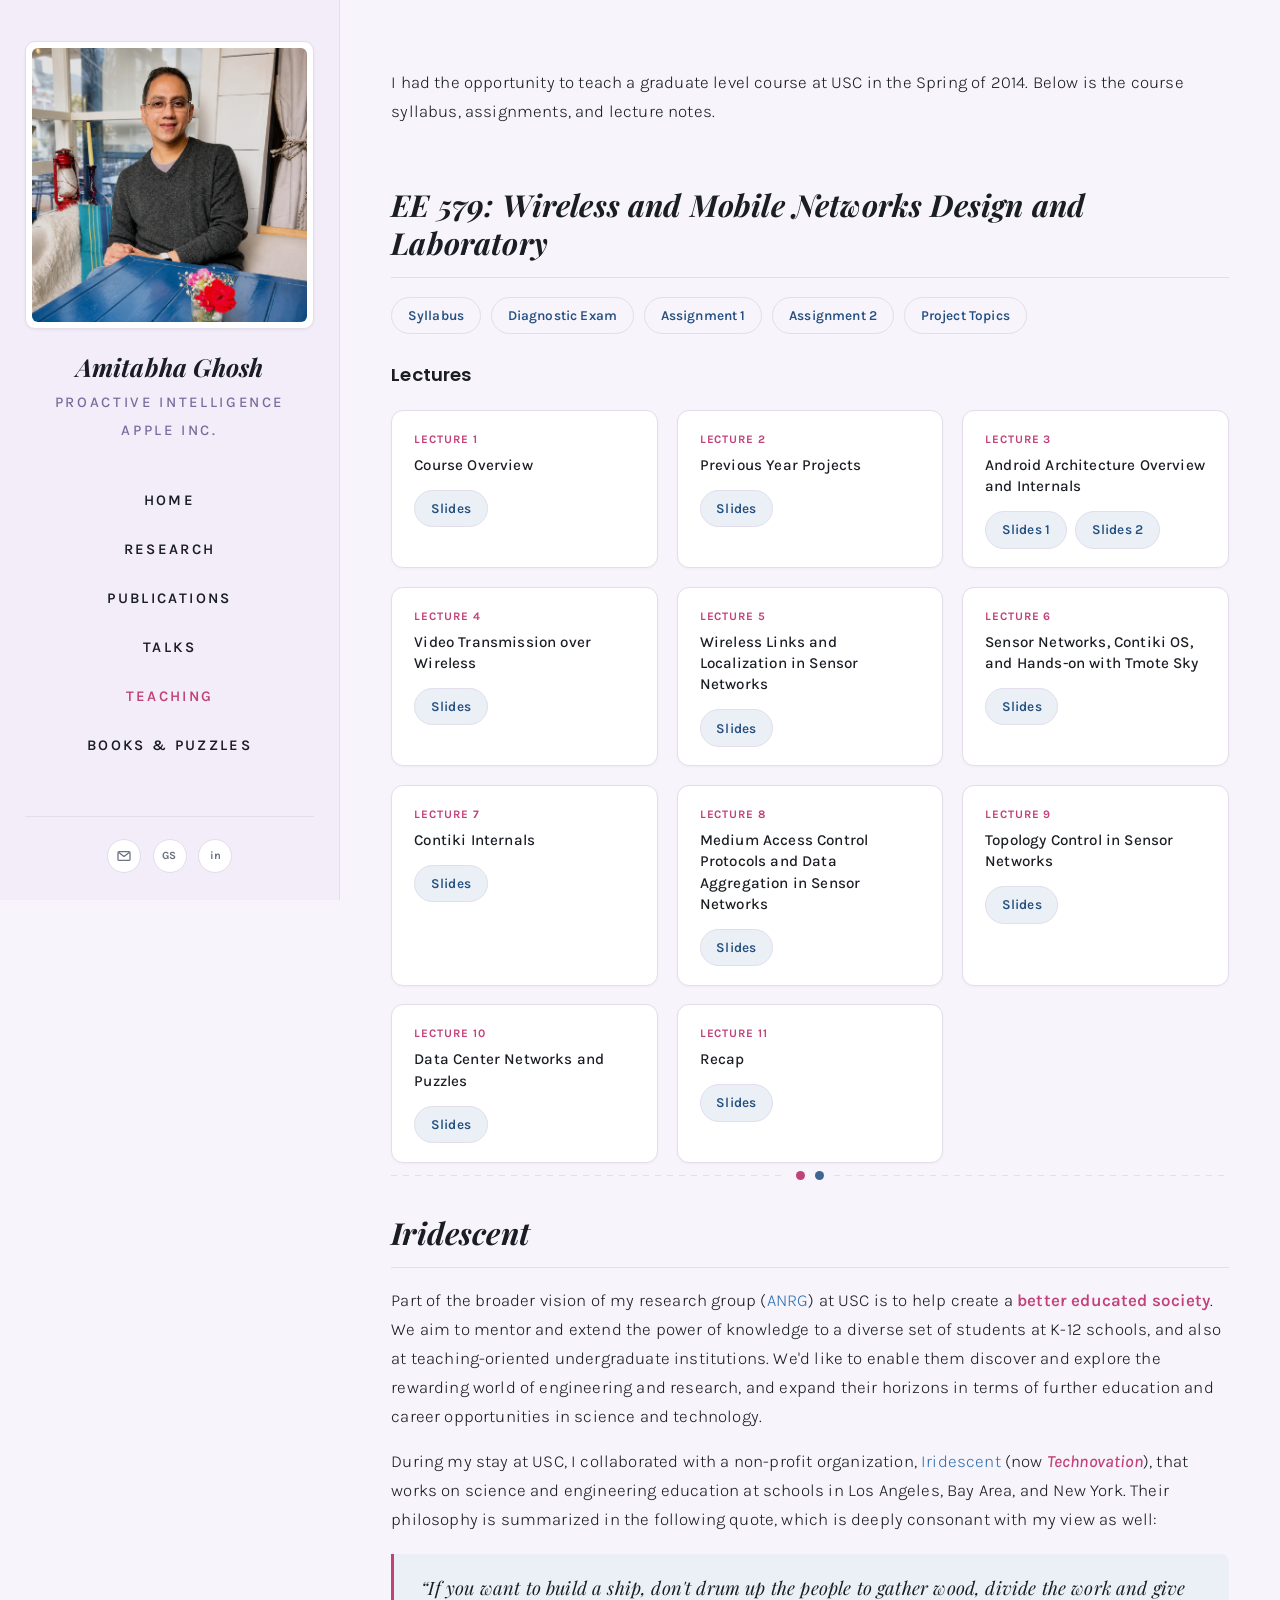
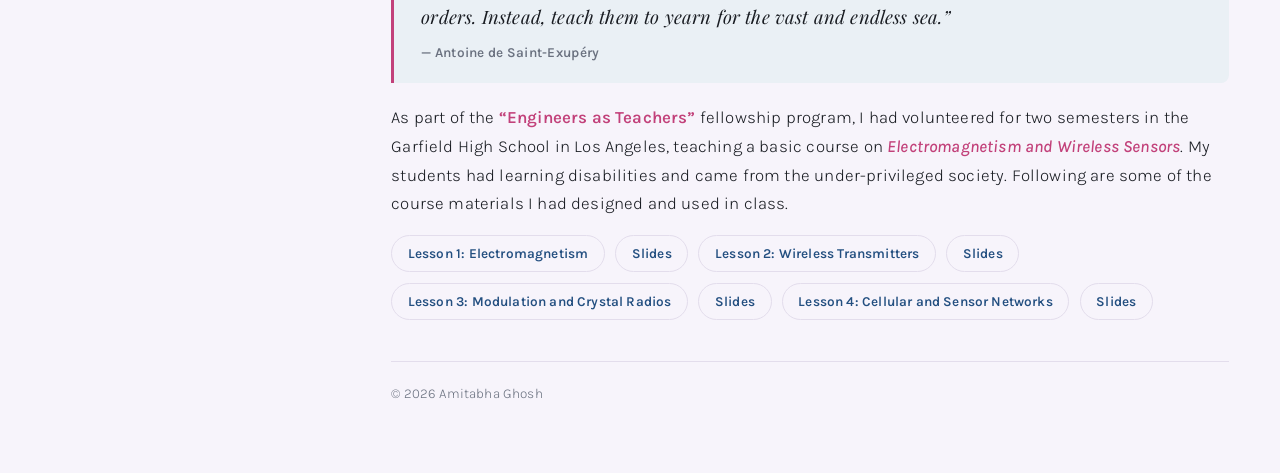
<file: teaching.html>
<!DOCTYPE html>
<html lang="en">
<head>
<meta charset="UTF-8">
<meta name="viewport" content="width=device-width, initial-scale=1">
<title>Amitabha Ghosh — Teaching</title>
<link rel="preconnect" href="https://fonts.googleapis.com">
<link rel="preconnect" href="https://fonts.gstatic.com" crossorigin>
<link href="https://fonts.googleapis.com/css2?family=Karla:wght@300;400;600;700&family=Poppins:wght@600;700;800&family=Playfair+Display:ital,wght@1,400;1,700&display=swap" rel="stylesheet">
<link rel="stylesheet" href="agstyle.css?v=31">
</head>
<body>

<aside class="sidebar">
	<div class="sidebar-photo">
		<img src="images/capecod_profile.png" alt="Amitabha Ghosh">
	</div>
	<h1>Amitabha Ghosh</h1>
	<p class="role">Proactive Intelligence<br><span class="company"><a href="https://www.apple.com" target="_blank">Apple Inc.</a></span></p>

	<ul class="sidebar-nav">
		<li><a href="index.html#main">Home</a></li>
		<li><a href="research.html#main">Research</a></li>
		<li><a href="publications.html#main">Publications</a></li>
		<li><a href="talks.html#main">Talks</a></li>
		<li><a href="teaching.html#main" class="active">Teaching</a></li>
		<li><a href="books-puzzles.html#main">Books & Puzzles</a></li>
	</ul>

	<div class="sidebar-contact">
		<a href="mailto:amitabha.ghosh@gmail.com" title="Email" aria-label="Email"><svg viewBox="0 0 20 20" fill="none" stroke="currentColor" stroke-width="1.6" stroke-linecap="round" stroke-linejoin="round"><rect x="2.5" y="4.5" width="15" height="11" rx="1.5"/><path d="M3.5 5.5l6.5 5 6.5-5"/></svg></a>
		<a href="http://scholar.google.com/citations?user=pGLn8JwAAAAJ&hl=en" target="_blank" title="Google Scholar" aria-label="Google Scholar"><span style="font-weight:700;font-size:11px;">GS</span></a>
		<a href="https://www.linkedin.com/in/amitabha-ghosh/" target="_blank" title="LinkedIn" aria-label="LinkedIn"><span style="font-weight:700;font-size:11px;">in</span></a>
	</div>
</aside>

<button type="button" class="quicknav-toggle" aria-expanded="false" aria-label="Quick navigation">
	<span class="quicknav-bars"><span></span><span></span><span></span></span>
</button>
<div class="quicknav-panel">
	<nav aria-label="Quick navigation">
		<ul>
			<li><a href="index.html#main">Home</a></li>
			<li><a href="research.html#main">Research</a></li>
			<li><a href="publications.html#main">Publications</a></li>
			<li><a href="talks.html#main">Talks</a></li>
			<li><a href="teaching.html#main" class="active">Teaching</a></li>
			<li><a href="books-puzzles.html#main">Books & Puzzles</a></li>
		</ul>
	</nav>
</div>

<main class="main-content" id="main">
<div class="main-inner">

<div class="content reveal" id="teaching">
	<p>I had the opportunity to teach a graduate level course at USC in the Spring of 2014. Below is the course syllabus, assignments, and lecture notes.</p>
	<h2>EE 579: Wireless and Mobile Networks Design and Laboratory</h2>
	<div class="topic-links">
		<a class="pill-btn" href="teaching/EE579/EE579_Syllabus_Spring2014.pdf">Syllabus</a>
		<a class="pill-btn" href="teaching/EE579/EE579_Diagnostic_Exam_Spring2014.pdf">Diagnostic Exam</a>
		<a class="pill-btn" href="teaching/EE579/Android_Assignment_1.pdf">Assignment 1</a>
		<a class="pill-btn" href="teaching/EE579/Contiki_Assignment_2.pdf">Assignment 2</a>
		<a class="pill-btn" href="teaching/EE579/EE579_Final_Project_Spring2014.pdf">Project Topics</a>
	</div>
	<h3 style="margin-top:1.6em;">Lectures</h3>
	<div class="lecture-grid">
		<div class="lecture-card">
			<span class="lecture-number">Lecture 1</span>
			<p class="lecture-title">Course Overview</p>
			<div class="lecture-links">
				<a class="pill-btn" href="teaching/EE579/EE579_Lecture1_Spring2014.pdf">Slides</a>
			</div>
		</div>
		<div class="lecture-card">
			<span class="lecture-number">Lecture 2</span>
			<p class="lecture-title">Previous Year Projects</p>
			<div class="lecture-links">
				<a class="pill-btn" href="teaching/EE579/EE579_Lecture2_Spring2014.pdf">Slides</a>
			</div>
		</div>
		<div class="lecture-card">
			<span class="lecture-number">Lecture 3</span>
			<p class="lecture-title">Android Architecture Overview and Internals</p>
			<div class="lecture-links">
				<a class="pill-btn" href="teaching/EE579/EE579_Lecture3_Spring2014.pdf">Slides 1</a>
				<a class="pill-btn" href="teaching/EE579/EE579_Android_Spring2014.pdf">Slides 2</a>
			</div>
		</div>
		<div class="lecture-card">
			<span class="lecture-number">Lecture 4</span>
			<p class="lecture-title">Video Transmission over Wireless</p>
			<div class="lecture-links">
				<a class="pill-btn" href="teaching/EE579/EE579_Lecture4_Spring2014.pdf">Slides</a>
			</div>
		</div>
		<div class="lecture-card">
			<span class="lecture-number">Lecture 5</span>
			<p class="lecture-title">Wireless Links and Localization in Sensor Networks</p>
			<div class="lecture-links">
				<a class="pill-btn" href="teaching/EE579/EE579_Lecture5_Spring2014.pdf">Slides</a>
			</div>
		</div>
		<div class="lecture-card">
			<span class="lecture-number">Lecture 6</span>
			<p class="lecture-title">Sensor Networks, Contiki OS, and Hands-on with Tmote Sky</p>
			<div class="lecture-links">
				<a class="pill-btn" href="teaching/EE579/EE579_Lecture6_Spring2014.pdf">Slides</a>
			</div>
		</div>
		<div class="lecture-card">
			<span class="lecture-number">Lecture 7</span>
			<p class="lecture-title">Contiki Internals</p>
			<div class="lecture-links">
				<a class="pill-btn" href="teaching/EE579/EE579_Lecture7_Spring2014.pdf">Slides</a>
			</div>
		</div>
		<div class="lecture-card">
			<span class="lecture-number">Lecture 8</span>
			<p class="lecture-title">Medium Access Control Protocols and Data Aggregation in Sensor Networks</p>
			<div class="lecture-links">
				<a class="pill-btn" href="teaching/EE579/EE579_Lecture8_Spring2014.pdf">Slides</a>
			</div>
		</div>
		<div class="lecture-card">
			<span class="lecture-number">Lecture 9</span>
			<p class="lecture-title">Topology Control in Sensor Networks</p>
			<div class="lecture-links">
				<a class="pill-btn" href="teaching/EE579/EE579_Lecture9_Spring2014.pdf">Slides</a>
			</div>
		</div>
		<div class="lecture-card">
			<span class="lecture-number">Lecture 10</span>
			<p class="lecture-title">Data Center Networks and Puzzles</p>
			<div class="lecture-links">
				<a class="pill-btn" href="teaching/EE579/EE579_Lecture10_Spring2014.pdf">Slides</a>
			</div>
		</div>
		<div class="lecture-card">
			<span class="lecture-number">Lecture 11</span>
			<p class="lecture-title">Recap</p>
			<div class="lecture-links">
				<a class="pill-btn" href="teaching/EE579/EE579_Lecture11_Spring2014.pdf">Slides</a>
			</div>
		</div>
	</div>
</div>

<div class="dot-divider"><span class="dot orange"></span><span class="dot blue"></span></div>

<div class="content reveal" id="iridescent" style="margin-top:2em;">
	<h2>Iridescent</h2>
	<p>Part of the broader vision of my research group (<a href="https://anrg.usc.edu/www/">ANRG</a>) at USC is to help create a <strong>better educated
	society</strong>. We aim to mentor and extend the power of knowledge to a diverse set of students at K-12 schools, and also at teaching-oriented
	undergraduate institutions. We'd like to enable them discover and explore the rewarding world of engineering and research, and expand their horizons
	in terms of further education and career opportunities in science and technology.</p>
	<p>During my stay at USC, I collaborated with a non-profit organization, <a href="http://iridescentlearning.org/">Iridescent</a> (now
	<em>Technovation</em>), that works on science and engineering education at schools in Los Angeles, Bay Area, and New York. Their philosophy is
	summarized in the following quote, which is deeply consonant with my view as well:</p>
	<blockquote class="quote-card">
		<p>&ldquo;If you want to build a ship, don't drum up the people to gather wood, divide the work and give orders. Instead, teach them to yearn for
		the vast and endless sea.&rdquo;</p>
		<cite>&mdash; Antoine de Saint-Exup&eacute;ry</cite>
	</blockquote>
	<p>As part of the <strong>&ldquo;Engineers as Teachers&rdquo;</strong> fellowship program, I had volunteered for two semesters in the Garfield High
	School in Los Angeles, teaching a basic course on <em>Electromagnetism and Wireless Sensors</em>. My students had learning disabilities and came from
	the under-privileged society. Following are some of the course materials I had designed and used in class.</p>
	<div class="topic-links">
		<a class="pill-btn" href="teaching/Lesson Plan 1.pdf">Lesson 1: Electromagnetism</a>
		<a class="pill-btn" href="teaching/Lesson Plan 1 - Slides.pdf">Slides</a>
		<a class="pill-btn" href="teaching/Lesson Plan 2.pdf">Lesson 2: Wireless Transmitters</a>
		<a class="pill-btn" href="teaching/Lesson Plan 2 - Slides.pdf">Slides</a>
		<a class="pill-btn" href="teaching/Lesson Plan 3.pdf">Lesson 3: Modulation and Crystal Radios</a>
		<a class="pill-btn" href="teaching/Lesson Plan 3 - Slides.pdf">Slides</a>
		<a class="pill-btn" href="teaching/Lesson Plan 4.pdf">Lesson 4: Cellular and Sensor Networks</a>
		<a class="pill-btn" href="teaching/Lesson Plan 4 - Slides.pdf">Slides</a>
	</div>
</div>

<footer class="site-footer">
	&copy; 2026 Amitabha Ghosh
</footer>

</div>
</main>

<script>
(function () {
	var els = document.querySelectorAll('.reveal');
	if ('IntersectionObserver' in window) {
		var obs = new IntersectionObserver(function (entries) {
			entries.forEach(function (entry) {
				if (entry.isIntersecting) {
					entry.target.classList.add('in-view');
					obs.unobserve(entry.target);
				}
			});
		}, { threshold: 0.1 });
		els.forEach(function (el) { obs.observe(el); });
	} else {
		els.forEach(function (el) { el.classList.add('in-view'); });
	}
})();
</script>

<script src="site.js?v=7"></script>
</body>
</html>
</file>
<file: agstyle.css>
/* ---------------------------------------------------------------
   Amitabha Ghosh — site stylesheet
   Modern & friendly: lavender-tinted, rose + steel-blue accents,
   entry-list publications, alternating research/teaching panels.
   --------------------------------------------------------------- */

:root {
  --color-bg: #f7f4fb;
  --color-bg-soft: #f2edf8;
  --color-surface: #ffffff;
  --color-text: #1a1d23;
  --color-text-muted: #6b7280;
  --color-link: #2f6fb0;
  --color-link-dark: #234f80;
  --color-border: #e3ddec;
  --color-accent-vibrant: #c2417a;
  --color-accent-blue: #3f6690;
  --color-accent-blue-soft: #eaf0f5;
  --font-heading: "Poppins", -apple-system, BlinkMacSystemFont, "Segoe UI",
    sans-serif;
  --font-serif: "Playfair Display", Georgia, "Times New Roman", serif;
  --font-body: "Karla", -apple-system, BlinkMacSystemFont, "Segoe UI",
    Roboto, Helvetica, Arial, sans-serif;
  --sidebar-width: 340px;
  --content-width: 1100px;
  --radius: 12px;
  --transition-fast: 0.18s ease;
  --transition-med: 0.32s ease;
}

@media (prefers-reduced-motion: reduce) {
  *, *::before, *::after {
    animation-duration: 0.001ms !important;
    animation-iteration-count: 1 !important;
    transition-duration: 0.001ms !important;
  }
}

* {
  box-sizing: border-box;
}

html {
  overflow-x: hidden;
}

body {
  margin: 0;
  overflow-x: hidden;
  font-family: var(--font-body);
  font-weight: 300;
  font-size: 1.06rem;
  letter-spacing: 0.01em;
  color: var(--color-text);
  background-color: var(--color-bg);
  line-height: 1.7;
}

a {
  color: var(--color-link);
  text-decoration: none;
}

a:hover {
  color: var(--color-accent-vibrant);
  text-decoration: underline;
}

h1, h2, h3, h4 {
  font-family: var(--font-heading);
  color: var(--color-text);
  line-height: 1.25;
}

h1 {
  font-size: 1.35rem;
  font-weight: 700;
  margin: 0;
}

h2 {
  font-size: 1.7rem;
  font-weight: 700;
  margin: 0 0 0.6em;
}

h3 {
  font-size: 1.15rem;
  font-weight: 600;
}

h4 {
  font-family: var(--font-body);
  font-size: 1rem;
  font-weight: 400;
  margin: 0.4em 0;
}

ul, ol {
  padding-left: 1.4em;
}

li {
  margin: 0.45em 0;
}

img {
  max-width: 100%;
  height: auto;
}

/* ---------------------------------------------------------------
   Sidebar
   --------------------------------------------------------------- */

.sidebar {
  position: fixed;
  top: 0;
  left: 0;
  bottom: 0;
  width: var(--sidebar-width);
  background: var(--color-bg-soft);
  border-right: 1px solid var(--color-border);
  display: flex;
  flex-direction: column;
  align-items: center;
  text-align: center;
  padding: 2.4em 1.5em 1.6em;
  overflow-y: auto;
  z-index: 50;
}

.sidebar-photo {
  width: 100%;
  padding: 6px;
  margin: 0 0 1.3em;
  background: var(--color-surface);
  border: 1px solid var(--color-border);
  border-radius: 10px;
  box-shadow: 0 1px 3px rgba(26, 29, 35, 0.06);
}

.sidebar-photo img {
  display: block;
  width: 100%;
  aspect-ratio: 1 / 1;
  object-fit: cover;
  object-position: 54% 50%;
  border-radius: 6px;
}

.sidebar h1 {
  margin: 0 0 0.3em;
  font-family: var(--font-serif);
  font-style: italic;
  font-weight: 700;
  font-size: 1.55rem;
}

.sidebar .role {
  font-size: 0.92rem;
  letter-spacing: 0.18em;
  text-transform: uppercase;
  color: #7a6a9c;
  font-weight: 500;
  margin: 0 0 2em;
  line-height: 1.9;
}

.sidebar .role .company {
  color: #7a6a9c;
  font-weight: 500;
}

.sidebar .role .company a {
  color: inherit;
  text-decoration: none;
}

.sidebar .role .company a:hover {
  color: var(--color-accent-vibrant);
  text-decoration: underline;
}

.sidebar-nav {
  list-style: none;
  margin: 0;
  padding: 0;
  width: 100%;
  flex: 1;
}

.sidebar-nav li {
  margin: 0.2em 0;
}

.sidebar-nav a {
  display: block;
  width: 100%;
  padding: 0.7em 0.5em;
  border-radius: 8px;
  color: var(--color-text);
  text-decoration: none;
  font-size: 0.92rem;
  font-weight: 600;
  text-transform: uppercase;
  letter-spacing: 0.16em;
  transition: background var(--transition-fast), color var(--transition-fast);
}

.sidebar-nav a:hover {
  background: var(--color-accent-blue-soft);
  color: var(--color-accent-blue);
  text-decoration: none;
}

.sidebar-nav a.active {
  color: var(--color-accent-vibrant);
  font-weight: 600;
}

.sidebar-contact {
  margin-top: auto;
  padding-top: 1.3em;
  border-top: 1px solid var(--color-border);
  display: flex;
  justify-content: center;
  width: 100%;
  gap: 0.7em;
}

.sidebar-contact a {
  display: flex;
  align-items: center;
  justify-content: center;
  width: 34px;
  height: 34px;
  border-radius: 50%;
  background: var(--color-surface);
  border: 1px solid var(--color-border);
  color: var(--color-text-muted);
  transition: color var(--transition-fast), border-color var(--transition-fast);
}

.sidebar-contact a svg {
  width: 16px;
  height: 16px;
  stroke: currentColor;
}

.sidebar-contact a:hover {
  color: var(--color-accent-vibrant);
  border-color: var(--color-accent-vibrant);
  text-decoration: none;
}

/* ---------------------------------------------------------------
   Mobile: stacked top nav + floating quick-nav
   --------------------------------------------------------------- */

.quicknav-toggle {
  display: none;
}

.quicknav-panel {
  display: none;
}

@media (max-width: 900px) {
  .sidebar {
    position: static;
    width: 100%;
    height: auto;
    border-right: none;
    border-bottom: 1px solid var(--color-border);
    padding: 2em 6vw 1.8em;
  }

  .sidebar-photo {
    max-width: 220px;
  }

  .main-content {
    margin-left: 0 !important;
    padding: 1.8em 6vw 3em;
  }

  .entry-category h2,
  .content h2 {
    font-size: 1.5rem;
  }

  .topic-lead {
    font-size: 1rem;
  }

  .quicknav-toggle {
    display: flex;
    align-items: center;
    justify-content: center;
    position: fixed;
    bottom: 22px;
    right: 22px;
    width: 52px;
    height: 52px;
    border: none;
    border-radius: 50%;
    background: var(--color-accent-vibrant);
    box-shadow: 0 8px 20px rgba(26, 29, 35, 0.28);
    z-index: 70;
    opacity: 0;
    visibility: hidden;
    pointer-events: none;
    transform: translateY(12px);
    transition: opacity var(--transition-fast), transform var(--transition-fast),
      visibility var(--transition-fast);
    cursor: pointer;
  }

  .quicknav-toggle.is-visible {
    opacity: 1;
    visibility: visible;
    pointer-events: auto;
    transform: translateY(0);
  }

  .quicknav-bars {
    position: relative;
    display: inline-block;
    width: 20px;
    height: 14px;
  }

  .quicknav-bars span {
    position: absolute;
    left: 0;
    width: 100%;
    height: 2px;
    background: #fff;
    transition: transform var(--transition-fast), opacity var(--transition-fast);
  }

  .quicknav-bars span:nth-child(1) { top: 0; }
  .quicknav-bars span:nth-child(2) { top: 6px; }
  .quicknav-bars span:nth-child(3) { top: 12px; }

  .quicknav-toggle.is-open .quicknav-bars span:nth-child(1) {
    transform: translateY(6px) rotate(45deg);
  }

  .quicknav-toggle.is-open .quicknav-bars span:nth-child(2) {
    opacity: 0;
  }

  .quicknav-toggle.is-open .quicknav-bars span:nth-child(3) {
    transform: translateY(-6px) rotate(-45deg);
  }

  .quicknav-panel {
    display: block;
    position: fixed;
    bottom: 84px;
    right: 22px;
    width: 220px;
    max-height: calc(100vh - 110px);
    overflow-y: auto;
    background: var(--color-surface);
    border: 1px solid var(--color-border);
    border-radius: 12px;
    box-shadow: 0 12px 32px rgba(26, 29, 35, 0.22);
    z-index: 69;
    padding: 0.7em;
    opacity: 0;
    visibility: hidden;
    pointer-events: none;
    transform: translateY(8px);
    transition: opacity var(--transition-fast), transform var(--transition-fast),
      visibility var(--transition-fast);
  }

  .quicknav-panel.is-open {
    opacity: 1;
    visibility: visible;
    pointer-events: auto;
    transform: translateY(0);
  }

  .quicknav-panel ul {
    list-style: none;
    margin: 0;
    padding: 0;
  }

  .quicknav-panel li {
    margin: 0 0 0.25em;
  }

  .quicknav-panel a {
    display: block;
    padding: 0.55em 0.7em;
    border-radius: 8px;
    font-size: 0.78rem;
    font-weight: 700;
    text-transform: uppercase;
    letter-spacing: 0.08em;
    color: var(--color-text);
    text-decoration: none;
  }

  .quicknav-panel a:hover {
    background: var(--color-accent-blue-soft);
    color: var(--color-accent-blue);
    text-decoration: none;
  }

  .quicknav-panel a.active {
    color: var(--color-accent-vibrant);
  }
}

/* ---------------------------------------------------------------
   Main content
   --------------------------------------------------------------- */

.main-content {
  margin-left: var(--sidebar-width);
  min-height: 100vh;
  padding: 3em 4vw 4em;
}

.main-inner {
  max-width: var(--content-width);
  margin: 0 auto;
}

footer.site-footer {
  margin-top: 3em;
  padding-top: 1.5em;
  border-top: 1px solid var(--color-border);
  color: var(--color-text-muted);
  font-size: 0.85rem;
}

footer.site-footer a {
  color: var(--color-text-muted);
}

/* ---------------------------------------------------------------
   Scroll reveal
   --------------------------------------------------------------- */

.reveal {
  opacity: 0;
  transform: translateY(18px);
  transition: opacity 0.6s ease, transform 0.6s ease;
}

.reveal.in-view {
  opacity: 1;
  transform: translateY(0);
}

/* ---------------------------------------------------------------
   Tag chips (Home specialities)
   --------------------------------------------------------------- */

/* ---------------------------------------------------------------
   Pill buttons
   --------------------------------------------------------------- */

.pill-btn {
  position: relative;
  display: inline-flex;
  align-items: center;
  gap: 0.4em;
  padding: 0.45em 1.15em;
  border: 1.5px solid var(--color-border);
  border-radius: 999px;
  background: var(--color-accent-blue-soft);
  color: var(--color-link-dark);
  font-family: var(--font-body);
  font-size: 0.85rem;
  font-weight: 600;
  text-decoration: none;
  transition: background var(--transition-fast), border-color var(--transition-fast),
    color var(--transition-fast), transform var(--transition-fast);
}

.pill-btn:hover {
  background: var(--color-surface);
  border-color: var(--color-accent-blue);
  color: var(--color-accent-blue);
  text-decoration: none;
  transform: translateY(-1px);
}

.pill-btn[data-tooltip]::after {
  content: attr(data-tooltip);
  position: absolute;
  left: 50%;
  bottom: calc(100% + 10px);
  transform: translate(-50%, 6px);
  width: max-content;
  max-width: min(260px, 80vw);
  text-align: left;
  white-space: normal;
  background: var(--color-text);
  color: #fff;
  font-family: var(--font-body);
  font-size: 0.78rem;
  font-weight: 500;
  line-height: 1.45;
  padding: 0.65em 0.85em;
  border-radius: 8px;
  box-shadow: 0 8px 20px rgba(26, 29, 35, 0.25);
  opacity: 0;
  visibility: hidden;
  pointer-events: none;
  transition: opacity var(--transition-fast), transform var(--transition-fast);
  z-index: 40;
}

.pill-btn[data-tooltip]:hover::after,
.pill-btn[data-tooltip]:focus-visible::after {
  opacity: 1;
  visibility: visible;
  transform: translate(-50%, 0);
}

.outline-btn {
  display: block;
  width: 100%;
  text-align: center;
  padding: 0.75em 1.4em;
  border: 1.5px solid var(--color-border);
  border-radius: 10px;
  background: var(--color-surface);
  color: var(--color-text);
  font-family: var(--font-body);
  font-size: 0.92rem;
  font-weight: 600;
  text-decoration: none;
  transition: border-color var(--transition-fast), color var(--transition-fast);
}

.outline-btn:hover {
  border-color: var(--color-accent-blue);
  color: var(--color-accent-blue);
  text-decoration: none;
}

/* ---------------------------------------------------------------
   Entry list (Publications, Talks)
   --------------------------------------------------------------- */

.entry-category {
  margin: 2.6em 0;
}

.entry-category h2 {
  font-family: var(--font-serif);
  font-style: italic;
  font-weight: 700;
  font-size: 1.9rem;
  padding-bottom: 0.5em;
  border-bottom: 1px solid var(--color-border);
  margin-bottom: 1.4em;
}

.entry {
  background: var(--color-surface);
  border: 1px solid var(--color-border);
  border-radius: var(--radius);
  padding: 1.3em 1.5em;
  margin-bottom: 1em;
  box-shadow: 0 1px 3px rgba(26, 29, 35, 0.04);
  transition: box-shadow var(--transition-fast), transform var(--transition-fast);
}

.entry:hover {
  box-shadow: 0 4px 14px rgba(26, 29, 35, 0.08);
  transform: translateY(-1px);
}

.entry:last-child {
  margin-bottom: 0;
}

.entry-title {
  display: block;
  font-family: var(--font-body);
  font-size: 1.15rem;
  font-weight: 400;
  color: var(--color-text);
  text-decoration: none;
  margin-bottom: 0.4em;
}

.entry-title:hover {
  color: var(--color-accent-vibrant);
}

.entry-authors {
  margin: 0 0 0.3em;
  font-size: 0.92rem;
  color: var(--color-text-muted);
}

.entry-venue {
  margin: 0 0 0.9em;
  font-size: 0.85rem;
  color: var(--color-accent-vibrant);
  font-weight: 500;
}

.entry-venue a {
  color: inherit;
  text-decoration: underline;
}

.entry-actions {
  display: flex;
  flex-wrap: wrap;
  gap: 0.6em;
}

.abstract-toggle {
  font-family: inherit;
  cursor: pointer;
}

.abstract-toggle::after {
  content: "";
  width: 8px;
  height: 8px;
  margin-left: 0.1em;
  border-right: 1.6px solid currentColor;
  border-bottom: 1.6px solid currentColor;
  transform: rotate(45deg);
  transition: transform var(--transition-fast);
}

.abstract-toggle[aria-expanded="true"]::after {
  transform: rotate(225deg);
}

.entry-abstract {
  margin-top: 1em;
  padding-top: 1em;
  border-top: 1px dashed var(--color-border);
  color: var(--color-text);
  font-family: var(--font-body);
  font-weight: 300;
  font-size: 1.06rem;
  line-height: 1.7;
}

.entry-abstract p {
  margin: 0 0 0.9em;
}

.entry-abstract p:last-child {
  margin-bottom: 0;
}

.entry-abstract strong {
  color: var(--color-accent-vibrant);
  font-weight: 600;
}

.entry-abstract em {
  color: var(--color-accent-vibrant);
  font-style: italic;
  font-weight: 500;
}

/* ---------------------------------------------------------------
   Topic panels (Research, Teaching)
   --------------------------------------------------------------- */

.topic-panel {
  position: relative;
  display: flex;
  flex-direction: column;
  gap: 1.4em;
  margin: 1.8em 0;
  background: var(--color-surface);
  border: 1px solid var(--color-border);
  border-radius: var(--radius);
  padding: 1.8em 2em;
  box-shadow: 0 1px 3px rgba(26, 29, 35, 0.04);
}

.topic-collapse-toggle {
  position: absolute;
  top: 1.4em;
  right: 1.6em;
  z-index: 2;
  width: 30px;
  height: 30px;
  display: flex;
  align-items: center;
  justify-content: center;
  border: 1px solid var(--color-border);
  border-radius: 50%;
  background: var(--color-surface);
  color: var(--color-text-muted);
  cursor: pointer;
  transition: background var(--transition-fast), color var(--transition-fast), border-color var(--transition-fast);
}

.topic-collapse-toggle:hover {
  background: var(--color-accent-blue-soft);
  border-color: var(--color-accent-blue);
  color: var(--color-accent-blue);
}

.topic-collapse-toggle svg {
  width: 14px;
  height: 14px;
  transform: rotate(180deg);
  transition: transform var(--transition-fast);
}

.topic-panel.is-collapsed .topic-collapse-toggle svg {
  transform: rotate(0deg);
}

.topic-panel .topic-text > h2 {
  padding-right: 2.6em;
}

.topic-panel.is-collapsed .topic-media,
.topic-panel.is-collapsed .topic-text > *:not(h2) {
  display: none;
}

.topic-panel.is-collapsed .topic-text > h2 {
  margin: 0;
}

.topic-media {
  width: 100%;
  display: flex;
  flex-direction: column;
  gap: 1.2em;
}

.topic-media img {
  width: 100%;
  display: block;
  border-radius: var(--radius);
  box-sizing: border-box;
}

.topic-pdf {
  width: 100%;
  aspect-ratio: 1432.609 / 600;
  display: block;
  border: none;
  margin: 1em 0;
}

.topic-pdf-wrap {
  position: relative;
}

.topic-pdf-expand {
  display: none;
}

.topic-text {
  width: 100%;
  min-width: 0;
}

.topic-text h2 {
  display: inline-block;
  position: relative;
  font-family: var(--font-body);
  font-weight: 400;
  font-size: 2.1rem;
}

.topic-text h2::after {
  content: "";
  display: block;
  height: 3px;
  width: 0;
  margin-top: 0.3em;
  border-radius: 2px;
  background: linear-gradient(90deg, var(--color-accent-vibrant), var(--color-accent-blue));
  transition: width 0.9s ease 0.15s;
}

.reveal.in-view .topic-text h2::after {
  width: 76px;
}

.topic-lead {
  font-size: 1.1rem;
  font-weight: 500;
  color: var(--color-text);
  margin: 0 0 1em;
  padding: 0.65em 1em;
  border-left: 3px solid var(--color-accent-vibrant);
  background: var(--color-accent-blue-soft);
  border-radius: 0 8px 8px 0;
}

.quote-card {
  margin: 1.2em 0;
  padding: 1.1em 1.6em;
  border-left: 3px solid var(--color-accent-vibrant);
  background: var(--color-accent-blue-soft);
  border-radius: 0 8px 8px 0;
}

.quote-card p {
  margin: 0 0 0.5em;
  font-family: var(--font-serif);
  font-size: 1.15rem;
  font-style: italic;
  font-weight: 400;
  color: var(--color-text);
  line-height: 1.6;
}

.quote-card cite {
  display: block;
  font-style: normal;
  font-size: 0.85rem;
  font-weight: 600;
  letter-spacing: 0.02em;
  color: var(--color-text-muted);
}


.fun-card {
  background: var(--color-accent-blue-soft);
  border: 1px dashed var(--color-accent-blue);
  border-radius: var(--radius);
  padding: 0.75em 1.4em;
  margin: 1.6em 0 1.2em;
}

.fun-card p {
  margin: 0 0 0.5em;
}

.fun-card p:last-child {
  margin-bottom: 0;
}

.fun-card a {
  font-weight: 600;
}

.fun-card-label {
  margin: 0 0 0.3em;
  font-weight: 700;
}

.fun-card-list {
  margin: 0;
  padding-left: 1.2em;
}

.fun-card-list li {
  margin: 0 0 0.25em;
  font-style: italic;
}

.fun-card-list li:last-child {
  margin-bottom: 0;
}

/* ---------------------------------------------------------------
   Puzzle gallery (Books & Puzzles)
   --------------------------------------------------------------- */

.puzzle-grid {
  display: grid;
  grid-template-columns: repeat(auto-fill, minmax(170px, 1fr));
  gap: 1.1em;
  margin-top: 1.4em;
}

.puzzle-card {
  display: block;
  background: var(--color-surface);
  border: 1px solid var(--color-border);
  border-radius: var(--radius);
  padding: 0.8em;
  text-align: center;
  text-decoration: none;
  box-shadow: 0 1px 3px rgba(26, 29, 35, 0.04);
  transition: box-shadow var(--transition-fast), transform var(--transition-fast);
}

.puzzle-card:hover {
  box-shadow: 0 4px 14px rgba(26, 29, 35, 0.08);
  transform: translateY(-2px);
}

.puzzle-card img {
  display: block;
  width: 100%;
  height: 150px;
  object-fit: contain;
  background: #ffffff;
  border-radius: 6px;
  margin-bottom: 0.6em;
}

.puzzle-card span {
  display: block;
  font-size: 0.85rem;
  font-weight: 500;
  color: var(--color-text);
}

.lecture-grid {
  display: grid;
  grid-template-columns: repeat(auto-fill, minmax(220px, 1fr));
  gap: 1.1em;
  margin-top: 1.4em;
}

.lecture-card {
  background: var(--color-surface);
  border: 1px solid var(--color-border);
  border-radius: var(--radius);
  padding: 1.1em 1.3em;
  box-shadow: 0 1px 3px rgba(26, 29, 35, 0.04);
  transition: box-shadow var(--transition-fast), transform var(--transition-fast);
}

.lecture-card:hover {
  box-shadow: 0 4px 14px rgba(26, 29, 35, 0.08);
  transform: translateY(-2px);
}

.lecture-number {
  display: block;
  font-size: 0.72rem;
  font-weight: 700;
  letter-spacing: 0.08em;
  text-transform: uppercase;
  color: var(--color-accent-vibrant);
  margin-bottom: 0.5em;
}

.lecture-title {
  margin: 0 0 0.9em;
  font-size: 0.95rem;
  font-weight: 500;
  color: var(--color-text);
  line-height: 1.4;
}

.lecture-links {
  display: flex;
  flex-wrap: wrap;
  gap: 0.5em;
}

.lightbox {
  position: fixed;
  inset: 0;
  z-index: 200;
  display: flex;
  align-items: center;
  justify-content: center;
  padding: 4vh 4vw;
  background: rgba(20, 16, 28, 0.85);
  cursor: zoom-out;
}

.lightbox[hidden] {
  display: none;
}

.lightbox-img {
  max-width: 100%;
  max-height: 100%;
  background: #ffffff;
  border-radius: 6px;
  box-shadow: 0 12px 40px rgba(0, 0, 0, 0.4);
  cursor: default;
}

.lightbox-close {
  position: fixed;
  top: 1.2em;
  right: 1.4em;
  width: 40px;
  height: 40px;
  display: flex;
  align-items: center;
  justify-content: center;
  border: none;
  border-radius: 50%;
  background: rgba(255, 255, 255, 0.15);
  color: #ffffff;
  font-size: 1.6rem;
  line-height: 1;
  cursor: pointer;
  transition: background var(--transition-fast);
}

.lightbox-close:hover {
  background: rgba(255, 255, 255, 0.3);
}

.topic-text p strong,
#intro p strong,
#iridescent p strong {
  color: var(--color-accent-vibrant);
  font-weight: 600;
}

.topic-text p em,
#intro p em,
#iridescent p em {
  color: var(--color-accent-vibrant);
  font-style: italic;
  font-weight: 500;
}

.topic-text p {
  margin: 0 0 0.9em;
}

.topic-links {
  display: flex;
  flex-wrap: wrap;
  align-items: center;
  gap: 0.6em;
  margin: 0.4em 0 0;
}

.topic-links .pill-btn {
  background: var(--color-bg);
}

.topic-links-label {
  flex: 0 0 100%;
  display: flex;
  align-items: center;
  gap: 0.4em;
  font-size: 0.75rem;
  font-weight: 700;
  letter-spacing: 0.08em;
  text-transform: uppercase;
  color: var(--color-text-muted);
  margin-bottom: 0.2em;
}

.topic-links-label::before {
  content: "";
  width: 14px;
  height: 14px;
  flex-shrink: 0;
  background-color: var(--color-accent-vibrant);
  mask: url("data:image/svg+xml,%3Csvg xmlns='http://www.w3.org/2000/svg' viewBox='0 0 20 20' fill='none' stroke='black' stroke-width='1.8' stroke-linecap='round' stroke-linejoin='round'%3E%3Cpath d='M8 12l4-4M9 5l1-1a3 3 0 0 1 4 4l-1 1M11 15l-1 1a3 3 0 0 1-4-4l1-1'/%3E%3C/svg%3E") center / contain no-repeat;
}

@media (max-width: 720px) {
  .topic-panel {
    padding: 1.2em 1.3em;
  }

  .topic-pdf {
    pointer-events: none;
  }

  .topic-pdf-expand {
    display: flex;
    align-items: flex-end;
    justify-content: center;
    position: absolute;
    inset: 1em 0;
    padding-bottom: 0.7em;
    background: linear-gradient(rgba(0, 0, 0, 0) 60%, rgba(26, 29, 35, 0.45));
    border-radius: var(--radius);
    color: #ffffff;
    font-size: 0.85rem;
    font-weight: 600;
    text-decoration: none;
  }
}

/* ---------------------------------------------------------------
   Dot divider
   --------------------------------------------------------------- */

.dot-divider {
  display: flex;
  align-items: center;
  gap: 0.6em;
  margin: 0;
}

.dot-divider::before, .dot-divider::after {
  content: "";
  flex: 1;
  height: 1px;
  background: repeating-linear-gradient(
    to right,
    var(--color-border) 0,
    var(--color-border) 6px,
    transparent 6px,
    transparent 12px
  );
}

.dot-divider .dot {
  width: 9px;
  height: 9px;
  border-radius: 50%;
  flex-shrink: 0;
}

.dot-divider .dot.orange {
  background: var(--color-accent-vibrant);
}

.dot-divider .dot.blue {
  background: var(--color-accent-blue);
}

/* ---------------------------------------------------------------
   Content sections (Books, Home)
   --------------------------------------------------------------- */

.content {
  margin-bottom: 0.5em;
}

.content-card {
  background: var(--color-surface);
  border: 1px solid var(--color-border);
  border-radius: var(--radius);
  padding: 1.8em 2em;
  box-shadow: 0 1px 3px rgba(26, 29, 35, 0.04);
}

.content-card h2:first-child {
  margin-top: 0;
}

.content h2 {
  font-family: var(--font-serif);
  font-style: italic;
  font-weight: 700;
  font-size: 1.9rem;
  padding-bottom: 0.5em;
  border-bottom: 1px solid var(--color-border);
  margin-top: 2em;
}

.content h2:first-child {
  margin-top: 0;
}

.theme-summary-card {
  margin-top: 1.2em;
  padding: 1.4em 1.8em;
  background: var(--color-bg-soft);
  border: 1px solid var(--color-border);
  border-radius: var(--radius);
}

.theme-summary-list {
  margin: 0;
  padding-left: 1.3em;
}

.theme-summary-list li {
  margin: 0 0 0.55em;
}

.theme-summary-list li:last-child {
  margin-bottom: 0;
}

.theme-summary-list a {
  color: var(--color-link-dark);
  font-weight: 600;
  text-decoration: none;
}

.theme-summary-list a:hover {
  color: var(--color-accent-blue);
  text-decoration: underline;
}
</file>
